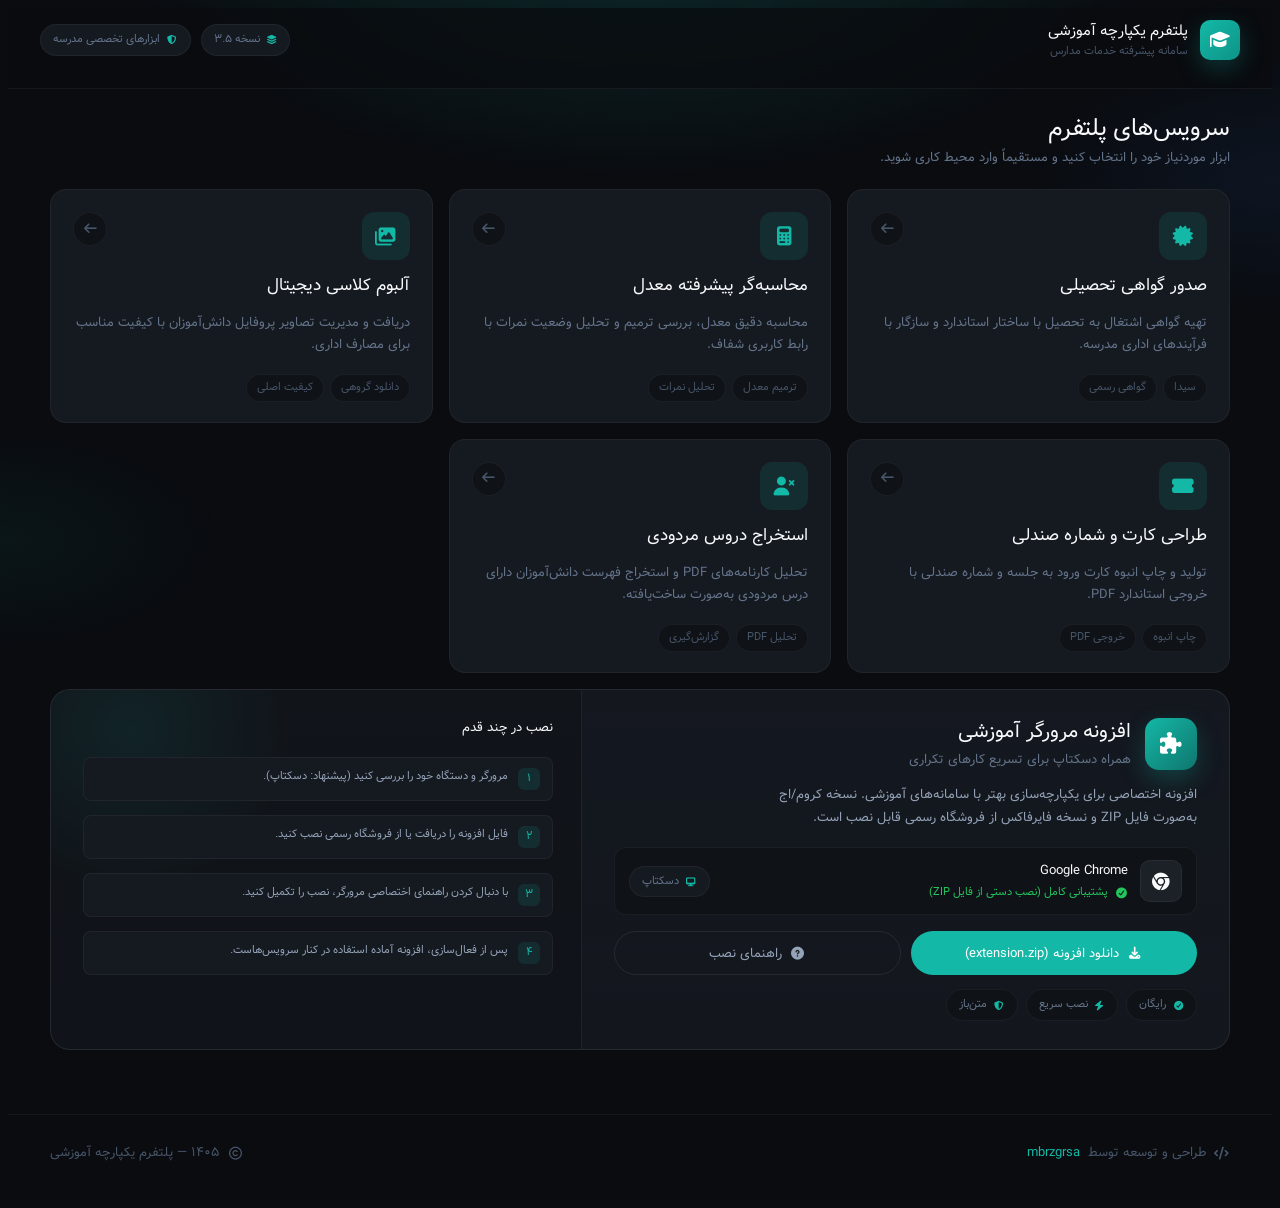
<file: index.html>
<!DOCTYPE html>
<html lang="fa" dir="rtl">
<head>
    <meta charset="UTF-8">
    <meta name="viewport" content="width=device-width, initial-scale=1.0, viewport-fit=cover">
    <meta name="theme-color" content="#0a0c10">
    <meta name="color-scheme" content="dark">
    <title>پلتفرم یکپارچه آموزشی | سامانه پیشرفته خدمات مدارس</title>

    <meta name="description" content="سامانه هوشمند خدمات آموزشی: صدور گواهی تحصیلی، محاسبه‌گر پیشرفته معدل، آلبوم کلاسی دیجیتال، طراحی کارت و شماره صندلی آزمون و استخراج دروس مردودی.">
    <meta name="keywords" content="صدور گواهی, محاسبه معدل, سیدا, آلبوم کلاسی, شماره صندلی آزمون, دروس مردودی, افزونه مرورگر آموزشی">

    <link rel="stylesheet" href="./assets/css/all.min.css">
    <link rel="stylesheet" href="./assets/css/edu-uniform.css">

    <style>
        :root {
            --landing-max: 1180px;
        }

        body {
            background: var(--color-bg-primary);
            color: var(--color-text-secondary);
            min-height: 100vh;
            overflow-x: hidden;
        }

        .page-bg {
            position: fixed;
            inset: 0;
            pointer-events: none;
            z-index: 0;
            background:
                radial-gradient(ellipse 70% 50% at 50% -10%, rgba(20, 184, 166, 0.18), transparent 60%),
                radial-gradient(ellipse 40% 30% at 100% 20%, rgba(59, 130, 246, 0.08), transparent 50%),
                radial-gradient(ellipse 35% 25% at 0% 60%, rgba(20, 184, 166, 0.06), transparent 50%);
        }

        .page-bg::after {
            content: "";
            position: absolute;
            inset: 0;
            background-image: linear-gradient(rgba(255,255,255,0.02) 1px, transparent 1px),
                              linear-gradient(90deg, rgba(255,255,255,0.02) 1px, transparent 1px);
            background-size: 64px 64px;
            mask-image: radial-gradient(ellipse 80% 60% at 50% 0%, #000 30%, transparent 75%);
            -webkit-mask-image: radial-gradient(ellipse 80% 60% at 50% 0%, #000 30%, transparent 75%);
            opacity: 0.35;
        }

        .skip-link {
            position: absolute;
            top: -48px;
            right: 16px;
            background: var(--color-primary);
            color: #fff;
            padding: 10px 16px;
            border-radius: var(--radius-base);
            z-index: 1000;
            text-decoration: none;
            font-weight: 600;
            transition: top var(--transition-fast);
        }
        .skip-link:focus {
            top: 12px;
            outline: none;
        }

        .site-header {
            background: rgba(10, 12, 16, 0.72);
            backdrop-filter: blur(14px);
            -webkit-backdrop-filter: blur(14px);
        }

        .brand {
            display: flex;
            align-items: center;
            gap: 12px;
            text-decoration: none;
            color: inherit;
            min-width: 0;
        }

        .brand-mark {
            width: 40px;
            height: 40px;
            border-radius: 10px;
            display: inline-flex;
            align-items: center;
            justify-content: center;
            background: linear-gradient(135deg, var(--color-primary), #0d9488);
            color: #fff;
            font-size: 1.1rem;
            box-shadow: 0 8px 24px rgba(20, 184, 166, 0.25);
            flex-shrink: 0;
        }

        .brand-copy {
            display: flex;
            flex-direction: column;
            gap: 2px;
            min-width: 0;
        }

        .brand-title {
            font-size: var(--font-base);
            font-weight: 700;
            color: var(--color-text-primary);
            line-height: 1.3;
            white-space: nowrap;
        }

        .brand-subtitle {
            font-size: var(--font-xs);
            color: var(--color-text-muted);
            line-height: 1.3;
        }

        .header-meta {
            display: flex;
            align-items: center;
            gap: 10px;
            flex-wrap: wrap;
        }

        .meta-pill {
            display: inline-flex;
            align-items: center;
            gap: 6px;
            padding: 6px 12px;
            border-radius: var(--radius-pill);
            border: 1px solid var(--color-border-subtle);
            background: var(--color-bg-surface);
            color: var(--color-text-tertiary);
            font-size: var(--font-xs);
            font-weight: 500;
        }

        .meta-pill i { color: var(--color-primary); font-size: 0.85em; }

        .main {
            position: relative;
            z-index: 1;
        }

        .container {
            max-width: var(--landing-max);
            margin: 0 auto;
            padding: 0 24px;
        }

        .hero {
            padding: 72px 0 40px;
            text-align: center;
        }

        .hero-badge {
            display: inline-flex;
            align-items: center;
            gap: 8px;
            padding: 6px 14px;
            border-radius: var(--radius-pill);
            border: 1px solid rgba(20, 184, 166, 0.3);
            background: var(--color-primary-subtle);
            color: var(--color-primary);
            font-size: var(--font-xs);
            font-weight: 600;
            margin-bottom: 20px;
        }

        .hero h1 {
            font-size: clamp(1.9rem, 4vw, 3rem);
            font-weight: 800;
            line-height: 1.25;
            letter-spacing: -0.02em;
            color: var(--color-text-primary);
            margin: 0 auto 16px;
            max-width: 820px;
        }

        .hero h1 .accent {
            background: linear-gradient(135deg, #5eead4, var(--color-primary));
            -webkit-background-clip: text;
            background-clip: text;
            color: transparent;
        }

        .hero-lead {
            font-size: var(--font-md);
            color: var(--color-text-secondary);
            line-height: 1.8;
            max-width: 680px;
            margin: 0 auto 28px;
        }

        .hero-actions {
            display: flex;
            align-items: center;
            justify-content: center;
            gap: 12px;
            flex-wrap: wrap;
            margin-bottom: 36px;
        }

        .hero-actions .btn {
            min-width: 160px;
            text-decoration: none;
        }

        .hero-stats {
            display: grid;
            grid-template-columns: repeat(3, minmax(0, 1fr));
            gap: 12px;
            max-width: 720px;
            margin: 0 auto;
        }

        .stat {
            background: rgba(21, 25, 32, 0.7);
            border: 1px solid var(--color-border-subtle);
            border-radius: var(--radius-lg);
            padding: 14px 16px;
            text-align: center;
            backdrop-filter: blur(6px);
        }

        .stat-value {
            font-size: var(--font-lg);
            font-weight: 700;
            color: var(--color-text-primary);
            display: block;
            margin-bottom: 2px;
        }

        .stat-label {
            font-size: var(--font-xs);
            color: var(--color-text-muted);
        }

        .section {
            padding: 24px 0 64px;
        }

        .section-head {
            display: flex;
            align-items: flex-end;
            justify-content: space-between;
            gap: 16px;
            margin-bottom: 20px;
            flex-wrap: wrap;
        }

        .section-title {
            font-size: var(--font-xl);
            font-weight: 700;
            color: var(--color-text-primary);
            margin: 0 0 4px;
        }

        .section-desc {
            font-size: var(--font-sm);
            color: var(--color-text-tertiary);
            margin: 0;
        }

        .services-grid {
            display: grid;
            grid-template-columns: repeat(12, 1fr);
            gap: 16px;
        }

        .service-card {
            grid-column: span 4;
            position: relative;
            display: flex;
            flex-direction: column;
            gap: 14px;
            padding: 22px 22px 20px;
            background: var(--color-bg-surface);
            border: 1px solid var(--color-border-subtle);
            border-radius: var(--radius-card);
            text-decoration: none;
            color: inherit;
            transition: transform var(--transition-base), border-color var(--transition-base), box-shadow var(--transition-base), background var(--transition-base);
            overflow: hidden;
        }

        .service-card::before {
            content: "";
            position: absolute;
            inset: 0 0 auto 0;
            height: 2px;
            background: linear-gradient(90deg, transparent, var(--color-primary), transparent);
            opacity: 0;
            transition: opacity var(--transition-base);
        }

        .service-card:hover {
            transform: translateY(-3px);
            border-color: rgba(20, 184, 166, 0.35);
            background: var(--color-bg-elevated);
            box-shadow: var(--shadow-lg);
        }

        .service-card:hover::before { opacity: 1; }

        .service-card:focus-visible {
            outline: none;
            box-shadow: 0 0 0 3px var(--color-primary-subtle), var(--shadow-md);
            border-color: var(--color-primary);
        }

        .card-top {
            display: flex;
            align-items: flex-start;
            justify-content: space-between;
            gap: 12px;
        }

        .card-icon {
            width: 48px;
            height: 48px;
            border-radius: 12px;
            display: inline-flex;
            align-items: center;
            justify-content: center;
            font-size: 1.2rem;
            background: var(--color-primary-muted);
            color: var(--color-primary);
            transition: transform var(--transition-base), background var(--transition-base), color var(--transition-base);
            flex-shrink: 0;
        }

        .service-card:hover .card-icon {
            background: var(--color-primary);
            color: #fff;
            transform: scale(1.04);
        }

        .card-arrow {
            width: 32px;
            height: 32px;
            border-radius: 50%;
            display: inline-flex;
            align-items: center;
            justify-content: center;
            color: var(--color-text-muted);
            background: var(--color-bg-secondary);
            border: 1px solid var(--color-border-subtle);
            transition: all var(--transition-base);
            font-size: 0.8rem;
        }

        .service-card:hover .card-arrow {
            color: #fff;
            background: var(--color-primary);
            border-color: var(--color-primary);
            transform: translateX(-2px);
        }

        .card-title {
            font-size: var(--font-md);
            font-weight: 700;
            color: var(--color-text-primary);
            margin: 0;
            line-height: 1.4;
        }

        .card-description {
            font-size: var(--font-sm);
            color: var(--color-text-tertiary);
            line-height: 1.7;
            margin: 0;
        }

        .card-tags {
            display: flex;
            flex-wrap: wrap;
            gap: 6px;
            margin-top: auto;
            padding-top: 4px;
        }

        .tag {
            font-size: 0.7rem;
            padding: 4px 10px;
            border-radius: var(--radius-pill);
            background: var(--color-bg-secondary);
            border: 1px solid var(--color-border-subtle);
            color: var(--color-text-muted);
        }

        .extension-card {
            grid-column: span 12;
            background: linear-gradient(180deg, rgba(21,25,32,0.95), rgba(21,25,32,0.85));
            border: 1px solid var(--color-border-default);
            border-radius: 20px;
            overflow: hidden;
            position: relative;
        }

        .extension-card::after {
            content: "";
            position: absolute;
            top: -120px;
            left: -80px;
            width: 320px;
            height: 320px;
            background: radial-gradient(circle, rgba(20,184,166,0.18), transparent 70%);
            pointer-events: none;
        }

        .extension-inner {
            position: relative;
            z-index: 1;
            display: grid;
            grid-template-columns: 1.1fr 0.9fr;
            gap: 0;
        }

        .extension-main {
            padding: 28px 32px;
            border-left: 1px solid var(--color-border-subtle);
        }

        .extension-side {
            padding: 28px 28px 28px 32px;
            background: rgba(15, 18, 22, 0.5);
            display: flex;
            flex-direction: column;
            gap: 14px;
        }

        .ext-head {
            display: flex;
            align-items: center;
            gap: 14px;
            margin-bottom: 12px;
        }

        .ext-icon {
            width: 52px;
            height: 52px;
            border-radius: 14px;
            display: inline-flex;
            align-items: center;
            justify-content: center;
            font-size: 1.35rem;
            color: #fff;
            background: linear-gradient(135deg, var(--color-primary), #0f766e);
            box-shadow: 0 10px 24px rgba(20,184,166,0.25);
            flex-shrink: 0;
        }

        .ext-title {
            font-size: var(--font-lg);
            font-weight: 700;
            color: var(--color-text-primary);
            margin: 0 0 4px;
        }

        .ext-subtitle {
            font-size: var(--font-sm);
            color: var(--color-text-tertiary);
            margin: 0;
        }

        .ext-desc {
            font-size: var(--font-sm);
            color: var(--color-text-secondary);
            line-height: 1.8;
            margin: 0 0 18px;
            max-width: 60ch;
        }

        .browser-bar {
            display: flex;
            align-items: center;
            justify-content: space-between;
            gap: 12px;
            flex-wrap: wrap;
            padding: 12px 14px;
            border: 1px solid var(--color-border-subtle);
            border-radius: var(--radius-lg);
            background: var(--color-bg-secondary);
            margin-bottom: 16px;
        }

        .browser-left { display: flex; align-items: center; gap: 12px; }
        .browser-icon {
            width: 40px; height: 40px; border-radius: 10px;
            display: inline-flex; align-items: center; justify-content: center;
            background: var(--color-bg-elevated); color: var(--color-text-primary);
            font-size: 1.1rem; border: 1px solid var(--color-border-subtle);
        }
        .browser-name { font-weight: 700; font-size: var(--font-sm); color: var(--color-text-primary); }
        .browser-status { font-size: var(--font-xs); color: var(--color-success); margin-top: 2px; display: flex; align-items: center; gap: 6px; }

        .extension-actions { display: flex; gap: 10px; flex-wrap: wrap; }
        .btn-ext {
            flex: 1 1 220px;
            min-height: 44px;
            border-radius: var(--radius-pill);
            font-family: inherit;
            font-weight: 700;
            font-size: var(--font-sm);
            cursor: pointer;
            border: none;
            display: inline-flex; align-items: center; justify-content: center; gap: 8px;
            transition: all var(--transition-base);
        }
        .btn-ext-primary { background: var(--color-primary); color: #fff; }
        .btn-ext-primary:hover:not(:disabled) { background: var(--color-primary-hover); transform: translateY(-1px); box-shadow: var(--shadow-md); }
        .btn-ext-primary.btn-firefox { background: #ff6b35; }
        .btn-ext-primary.btn-firefox:hover:not(:disabled) { background: #e8471a; }
        .btn-ext-secondary { background: transparent; color: var(--color-text-secondary); border: 1px solid var(--color-border-default); }
        .btn-ext-secondary:hover { border-color: var(--color-primary); color: var(--color-primary); background: var(--color-primary-subtle); }
        .btn-ext:disabled { opacity: 0.55; cursor: not-allowed; transform: none !important; box-shadow: none !important; }
        .btn-ext:focus-visible, .modal-close:focus-visible, .service-card:focus-visible {
            outline: none;
            box-shadow: 0 0 0 3px var(--color-primary-subtle);
        }

        .features-row { display: flex; flex-wrap: wrap; gap: 8px; margin-top: 14px; }
        .feature-pill {
            display: inline-flex; align-items: center; gap: 6px;
            padding: 6px 12px; border-radius: var(--radius-pill);
            font-size: var(--font-xs); color: var(--color-text-tertiary);
            background: var(--color-bg-secondary); border: 1px solid var(--color-border-subtle);
        }
        .feature-pill i { color: var(--color-primary); font-size: 0.85em; }

        .side-title { font-size: var(--font-sm); font-weight: 700; color: var(--color-text-primary); margin: 0 0 4px; }
        .side-step {
            display: flex; gap: 10px; align-items: flex-start;
            padding: 10px 12px; border-radius: var(--radius-base);
            background: var(--color-bg-surface); border: 1px solid var(--color-border-subtle);
            font-size: var(--font-xs); color: var(--color-text-secondary); line-height: 1.6;
        }
        .side-num {
            width: 22px; height: 22px; border-radius: 6px; flex-shrink: 0;
            display: inline-flex; align-items: center; justify-content: center;
            background: var(--color-primary-muted); color: var(--color-primary);
            font-weight: 700; font-size: 0.7rem;
        }

        .warning-mobile {
            display: none;
            margin-top: 12px;
            padding: 12px 14px;
            border-radius: var(--radius-base);
            background: rgba(245, 158, 11, 0.08);
            border: 1px solid rgba(245, 158, 11, 0.28);
            color: var(--color-warning);
            font-size: var(--font-sm);
            align-items: center; gap: 10px;
        }
        .warning-mobile.show { display: flex; }

        .site-footer {
            position: relative; z-index: 1;
            background: transparent;
            border-top: 1px solid var(--color-border-subtle);
            padding: 28px 24px 36px;
        }
        .footer-inner {
            max-width: var(--landing-max); margin: 0 auto;
            display: flex; align-items: center; justify-content: space-between;
            gap: 16px; flex-wrap: wrap;
            font-size: var(--font-sm); color: var(--color-text-muted);
        }
        .footer-inner a { color: var(--color-primary); text-decoration: none; font-weight: 600; }
        .footer-inner a:hover { text-decoration: underline; }
        .footer-note { display: inline-flex; align-items: center; gap: 8px; }

        /* Toast */
        .toast {
            position: fixed; bottom: 24px; left: 24px;
            background: var(--color-bg-elevated);
            border: 1px solid var(--color-border-default);
            border-radius: var(--radius-lg);
            padding: 12px 16px;
            display: flex; align-items: center; gap: 10px;
            z-index: 3000;
            transform: translateY(20px); opacity: 0; pointer-events: none;
            transition: transform var(--transition-base), opacity var(--transition-base);
            box-shadow: var(--shadow-lg);
            font-size: var(--font-sm); color: var(--color-text-primary);
            max-width: min(420px, calc(100vw - 32px));
        }
        .toast.show { transform: translateY(0); opacity: 1; pointer-events: auto; }
        .toast.success { border-right: 3px solid var(--color-success); }
        .toast.error { border-right: 3px solid var(--color-error); }
        .toast.warning { border-right: 3px solid var(--color-warning); }
        .toast i { font-size: 1rem; }
        .toast.success i { color: var(--color-success); }
        .toast.error i { color: var(--color-error); }
        .toast.warning i { color: var(--color-warning); }

        /* Modal */
        .modal-overlay {
            position: fixed; inset: 0;
            background: rgba(0,0,0,0.65);
            backdrop-filter: blur(4px);
            z-index: 2000;
            display: none; align-items: center; justify-content: center;
            padding: 20px;
        }
        .modal-overlay.active { display: flex; animation: fadeIn 0.15s ease; }
        .modal-window {
            background: var(--color-bg-surface);
            border: 1px solid var(--color-border-default);
            border-radius: 18px;
            max-width: 520px; width: 100%;
            padding: 22px 24px 24px;
            box-shadow: var(--shadow-xl);
            animation: slideUp 0.18s ease;
        }
        .modal-header { display: flex; align-items: center; justify-content: space-between; gap: 12px; margin-bottom: 18px; }
        .modal-header h3 { font-size: var(--font-lg); font-weight: 700; color: var(--color-text-primary); margin: 0; display: flex; align-items: center; gap: 10px; }
        .modal-header h3 i { color: var(--color-primary); }
        .modal-close {
            width: 36px; height: 36px; border-radius: 10px; border: 1px solid var(--color-border-subtle);
            background: var(--color-bg-elevated); color: var(--color-text-secondary);
            font-size: 1.4rem; line-height: 1; cursor: pointer;
            display: inline-flex; align-items: center; justify-content: center;
            transition: all var(--transition-fast);
        }
        .modal-close:hover { color: var(--color-text-primary); border-color: var(--color-border-default); }
        .step-item {
            display: flex; align-items: flex-start; gap: 12px;
            padding: 12px 14px; margin-bottom: 10px;
            background: var(--color-bg-elevated); border: 1px solid var(--color-border-subtle);
            border-radius: var(--radius-base); font-size: var(--font-sm); color: var(--color-text-secondary); line-height: 1.7;
        }
        .step-num {
            width: 26px; height: 26px; border-radius: 8px; flex-shrink: 0;
            display: inline-flex; align-items: center; justify-content: center;
            background: var(--color-primary); color: #fff; font-weight: 700; font-size: var(--font-xs);
        }
        .modal-actions { margin-top: 16px; display: flex; }
        .modal-actions .btn-ext { flex: 1; }
        .mobile-help-message {
            background: rgba(245,158,11,0.08); border: 1px solid rgba(245,158,11,0.28);
            border-radius: var(--radius-base); padding: 18px; text-align: center;
            color: var(--color-warning); font-size: var(--font-sm); line-height: 1.8;
        }

        .reveal { opacity: 0; transform: translateY(14px); animation: revealUp 0.5s cubic-bezier(0.2, 0.8, 0.2, 1) forwards; }
        @keyframes revealUp { to { opacity: 1; transform: translateY(0); } }
        @keyframes slideUp { from { opacity: 0; transform: translateY(8px); } to { opacity: 1; transform: translateY(0); } }
        @keyframes fadeIn { from { opacity: 0; } to { opacity: 1; } }

        @media (prefers-reduced-motion: reduce) {
            .reveal { animation: none; opacity: 1; transform: none; }
            *, *::before, *::after { transition-duration: 0.01ms !important; animation-duration: 0.01ms !important; }
        }

        @media (max-width: 1024px) {
            .service-card { grid-column: span 6; }
            .extension-inner { grid-template-columns: 1fr; }
            .extension-main { border-left: none; border-bottom: 1px solid var(--color-border-subtle); }
            .extension-side { padding: 24px 32px 28px; }
        }

        @media (max-width: 720px) {
            .container { padding: 0 16px; }
            .hero { padding: 48px 0 28px; }
            .hero-stats { grid-template-columns: 1fr; max-width: 420px; }
            .services-grid { gap: 12px; }
            .service-card { grid-column: span 12; padding: 18px; }
            .extension-main, .extension-side { padding: 20px 18px; }
            .header-meta .meta-pill.hide-sm { display: none; }
            .brand-subtitle { display: none; }
            .toast { left: 16px; right: 16px; bottom: 16px; max-width: none; }
        }
    </style>
</head>
<body>
    <a href="#main-content" class="skip-link">رفتن به محتوای اصلی</a>
    <div class="page-bg" aria-hidden="true"></div>

    <header class="site-header">
        <div class="header-container">
            <a class="brand" href="./" aria-label="صفحه اصلی پلتفرم یکپارچه آموزشی">
                <span class="brand-mark"><i class="fas fa-graduation-cap" aria-hidden="true"></i></span>
                <span class="brand-copy">
                    <span class="brand-title">پلتفرم یکپارچه آموزشی</span>
                    <span class="brand-subtitle">سامانه پیشرفته خدمات مدارس</span>
                </span>
            </a>
            <div class="header-meta">
                <span class="meta-pill"><i class="fas fa-layer-group" aria-hidden="true"></i> نسخه ۳.۵</span>
                <span class="meta-pill hide-sm"><i class="fas fa-shield-halved" aria-hidden="true"></i> ابزارهای تخصصی مدرسه</span>
            </div>
        </div>
    </header>

    <main id="main-content" class="main">
        <div class="container">
            <!-- <section class="hero" aria-labelledby="hero-title">
                <div class="hero-badge reveal" style="animation-delay:0.02s"><i class="fas fa-sparkles" aria-hidden="true"></i> مجموعه ابزارهای هوشمند آموزشی</div>
                <h1 id="hero-title" class="reveal" style="animation-delay:0.06s">مدیریت امور آموزشی، <span class="accent">سریع‌تر و دقیق‌تر</span></h1>
                <p class="hero-lead reveal" style="animation-delay:0.1s">دسترسی یکپارچه به ابزارهای صدور گواهی، محاسبه معدل، مدیریت تصاویر کلاسی، طراحی کارت آزمون و تحلیل کارنامه‌ها؛ طراحی‌شده برای کاهش خطا و صرفه‌جویی در زمان مدارس.</p>
                <div class="hero-actions reveal" style="animation-delay:0.14s">
                    <a href="#services" class="btn btn-primary btn-lg"><i class="fas fa-grid-2" aria-hidden="true"></i> مشاهده سرویس‌ها</a>
                    <a href="#extension" class="btn btn-outline btn-lg"><i class="fas fa-puzzle-piece" aria-hidden="true"></i> افزونه مرورگر</a>
                </div>
                <div class="hero-stats reveal" style="animation-delay:0.18s" aria-label="ویژگی‌های کلیدی">
                    <div class="stat"><span class="stat-value">۵+</span><span class="stat-label">سرویس تخصصی آماده</span></div>
                    <div class="stat"><span class="stat-value">فارسی</span><span class="stat-label">رابط کاربری راست‌به‌چپ</span></div>
                    <div class="stat"><span class="stat-value">سریع</span><span class="stat-label">دسترسی مستقیم و ساده</span></div>
                </div>
            </section> -->

            <section id="services" class="section" aria-labelledby="services-title">
                <div class="section-head">
                    <div>
                        <h2 id="services-title" class="section-title">سرویس‌های پلتفرم</h2>
                        <p class="section-desc">ابزار موردنیاز خود را انتخاب کنید و مستقیماً وارد محیط کاری شوید.</p>
                    </div>
                </div>

                <div class="services-grid">
                    <a href="./certificate" class="service-card reveal" style="animation-delay:0.05s">
                        <div class="card-top">
                            <div class="card-icon"><i class="fas fa-certificate" aria-hidden="true"></i></div>
                            <span class="card-arrow" aria-hidden="true"><i class="fas fa-arrow-left"></i></span>
                        </div>
                        <h3 class="card-title">صدور گواهی تحصیلی</h3>
                        <p class="card-description">تهیه گواهی اشتغال به تحصیل با ساختار استاندارد و سازگار با فرآیندهای اداری مدرسه.</p>
                        <div class="card-tags"><span class="tag">سیدا</span><span class="tag">گواهی رسمی</span></div>
                    </a>

                    <a href="./gpa-calculator" class="service-card reveal" style="animation-delay:0.09s">
                        <div class="card-top">
                            <div class="card-icon"><i class="fas fa-calculator" aria-hidden="true"></i></div>
                            <span class="card-arrow" aria-hidden="true"><i class="fas fa-arrow-left"></i></span>
                        </div>
                        <h3 class="card-title">محاسبه‌گر پیشرفته معدل</h3>
                        <p class="card-description">محاسبه دقیق معدل، بررسی ترمیم و تحلیل وضعیت نمرات با رابط کاربری شفاف.</p>
                        <div class="card-tags"><span class="tag">ترمیم معدل</span><span class="tag">تحلیل نمرات</span></div>
                    </a>

                    <a href="./profile-downloader" class="service-card reveal" style="animation-delay:0.13s">
                        <div class="card-top">
                            <div class="card-icon"><i class="fas fa-images" aria-hidden="true"></i></div>
                            <span class="card-arrow" aria-hidden="true"><i class="fas fa-arrow-left"></i></span>
                        </div>
                        <h3 class="card-title">آلبوم کلاسی دیجیتال</h3>
                        <p class="card-description">دریافت و مدیریت تصاویر پروفایل دانش‌آموزان با کیفیت مناسب برای مصارف اداری.</p>
                        <div class="card-tags"><span class="tag">دانلود گروهی</span><span class="tag">کیفیت اصلی</span></div>
                    </a>

                    <a href="./seat-number/" class="service-card reveal" style="animation-delay:0.17s">
                        <div class="card-top">
                            <div class="card-icon"><i class="fas fa-ticket-alt" aria-hidden="true"></i></div>
                            <span class="card-arrow" aria-hidden="true"><i class="fas fa-arrow-left"></i></span>
                        </div>
                        <h3 class="card-title">طراحی کارت و شماره صندلی</h3>
                        <p class="card-description">تولید و چاپ انبوه کارت ورود به جلسه و شماره صندلی با خروجی استاندارد PDF.</p>
                        <div class="card-tags"><span class="tag">چاپ انبوه</span><span class="tag">خروجی PDF</span></div>
                    </a>

                    <a href="./failedstudents/" class="service-card reveal" style="animation-delay:0.21s">
                        <div class="card-top">
                            <div class="card-icon"><i class="fas fa-user-xmark" aria-hidden="true"></i></div>
                            <span class="card-arrow" aria-hidden="true"><i class="fas fa-arrow-left"></i></span>
                        </div>
                        <h3 class="card-title">استخراج دروس مردودی</h3>
                        <p class="card-description">تحلیل کارنامه‌های PDF و استخراج فهرست دانش‌آموزان دارای درس مردودی به‌صورت ساخت‌یافته.</p>
                        <div class="card-tags"><span class="tag">تحلیل PDF</span><span class="tag">گزارش‌گیری</span></div>
                    </a>

                    <article id="extension" class="extension-card reveal" style="animation-delay:0.25s" aria-labelledby="extension-title">
                        <div class="extension-inner">
                            <div class="extension-main">
                                <div class="ext-head">
                                    <div class="ext-icon"><i class="fas fa-puzzle-piece" aria-hidden="true"></i></div>
                                    <div>
                                        <h3 id="extension-title" class="ext-title">افزونه مرورگر آموزشی</h3>
                                        <p class="ext-subtitle">همراه دسکتاپ برای تسریع کارهای تکراری</p>
                                    </div>
                                </div>
                                <p class="ext-desc">افزونه اختصاصی برای یکپارچه‌سازی بهتر با سامانه‌های آموزشی. نسخه کروم/اج به‌صورت فایل ZIP و نسخه فایرفاکس از فروشگاه رسمی قابل نصب است.</p>

                                <div class="browser-bar" aria-live="polite">
                                    <div class="browser-left">
                                        <div class="browser-icon" id="browserDynamicIcon"><i class="fab fa-chrome" aria-hidden="true"></i></div>
                                        <div>
                                            <div class="browser-name" id="dynamicBrowserName">Google Chrome</div>
                                            <div class="browser-status" id="browserStatusText"><i class="fas fa-check-circle" aria-hidden="true"></i> در حال بررسی سازگاری...</div>
                                        </div>
                                    </div>
                                    <div class="meta-pill" id="dynamicDeviceTag"><i class="fas fa-desktop" aria-hidden="true"></i> <span id="deviceLabel">دسکتاپ</span></div>
                                </div>

                                <div class="extension-actions">
                                    <button id="smartDownloadBtn" type="button" class="btn-ext btn-ext-primary">
                                        <i class="fas fa-download" aria-hidden="true"></i>
                                        <span class="btn-text">دانلود افزونه (extension.zip)</span>
                                    </button>
                                    <button id="helpModalBtn" type="button" class="btn-ext btn-ext-secondary">
                                        <i class="fas fa-circle-question" aria-hidden="true"></i>
                                        راهنمای نصب
                                    </button>
                                </div>

                                <div id="mobileWarningMsg" class="warning-mobile" role="status">
                                    <i class="fas fa-triangle-exclamation" aria-hidden="true"></i>
                                    <span>افزونه مرورگر فقط روی نسخه دسکتاپ مرورگرها قابل نصب و استفاده است.</span>
                                </div>

                                <div class="features-row" id="featuresRow" aria-label="ویژگی‌های افزونه">
                                    <span class="feature-pill"><i class="fas fa-check-circle" aria-hidden="true"></i> رایگان</span>
                                    <span class="feature-pill"><i class="fas fa-bolt" aria-hidden="true"></i> نصب سریع</span>
                                    <span class="feature-pill"><i class="fas fa-shield-alt" aria-hidden="true"></i> متن‌باز</span>
                                </div>
                            </div>

                            <aside class="extension-side" aria-label="خلاصه مراحل نصب">
                                <p class="side-title">نصب در چند قدم</p>
                                <div class="side-step"><span class="side-num">۱</span><span>مرورگر و دستگاه خود را بررسی کنید (پیشنهاد: دسکتاپ).</span></div>
                                <div class="side-step"><span class="side-num">۲</span><span>فایل افزونه را دریافت یا از فروشگاه رسمی نصب کنید.</span></div>
                                <div class="side-step"><span class="side-num">۳</span><span>با دنبال کردن راهنمای اختصاصی مرورگر، نصب را تکمیل کنید.</span></div>
                                <div class="side-step"><span class="side-num">۴</span><span>پس از فعال‌سازی، افزونه آماده استفاده در کنار سرویس‌هاست.</span></div>
                            </aside>
                        </div>
                    </article>
                </div>
            </section>
        </div>
    </main>

    <footer class="site-footer">
        <div class="footer-inner">
            <div class="footer-note"><i class="fas fa-code" aria-hidden="true"></i> طراحی و توسعه توسط <a href="https://t.me/mbrzgrsa" target="_blank" rel="noopener noreferrer">mbrzgrsa</a></div>
            <div class="footer-note"><i class="far fa-copyright" aria-hidden="true"></i> ۱۴۰۵ — پلتفرم یکپارچه آموزشی</div>
        </div>
    </footer>

    <div id="modalOverlay" class="modal-overlay" aria-hidden="true">
        <div class="modal-window" role="dialog" aria-modal="true" aria-labelledby="modalTitle">
            <div class="modal-header">
                <h3 id="modalTitle"><i class="fas fa-screwdriver-wrench" aria-hidden="true"></i> راهنمای نصب افزونه</h3>
                <button type="button" class="modal-close" id="closeModalBtn" aria-label="بستن پنجره">&times;</button>
            </div>
            <div id="modalStepsContainer"></div>
            <div class="modal-actions">
                <button type="button" id="modalGotItBtn" class="btn-ext btn-ext-secondary">متوجه شدم</button>
            </div>
        </div>
    </div>

    <div id="toast" class="toast" role="status" aria-live="polite" aria-atomic="true">
        <i class="fas fa-check-circle" id="toastIcon" aria-hidden="true"></i>
        <span id="toastMessage"></span>
    </div>

    <script>
        (function () {
            const toast = document.getElementById('toast');
            const toastIcon = document.getElementById('toastIcon');
            const toastMessage = document.getElementById('toastMessage');
            let toastTimer;

            function showToast(message, type = 'success') {
                if (!toast || !toastIcon || !toastMessage) return;
                clearTimeout(toastTimer);
                toast.classList.remove('show', 'success', 'error', 'warning');
                toastIcon.className = 'fas ' + (type === 'error' ? 'fa-circle-exclamation' : type === 'warning' ? 'fa-triangle-exclamation' : 'fa-circle-check');
                toast.classList.add(type);
                toastMessage.textContent = message;
                requestAnimationFrame(() => toast.classList.add('show'));
                toastTimer = setTimeout(() => toast.classList.remove('show'), 3800);
            }

            const ua = navigator.userAgent;
            let browserName = 'سایر مرورگرها';
            let browserIcon = 'fa-globe';
            let isFirefox = false;
            let isChromium = false;
            let extensionsPage = 'chrome://extensions';

            if (ua.indexOf('Firefox') > -1 && ua.indexOf('Seamonkey') === -1) {
                browserName = 'Mozilla Firefox';
                browserIcon = 'fa-firefox-browser';
                isFirefox = true;
            } else if (ua.indexOf('Edg') > -1) {
                browserName = 'Microsoft Edge';
                browserIcon = 'fa-edge';
                isChromium = true;
                extensionsPage = 'edge://extensions';
            } else if (ua.indexOf('OPR') > -1 || ua.indexOf('Opera') > -1) {
                browserName = 'Opera';
                browserIcon = 'fa-opera';
                isChromium = true;
                extensionsPage = 'opera://extensions';
            } else if (ua.indexOf('Brave') > -1 || (navigator.brave && typeof navigator.brave.isBrave === 'function')) {
                browserName = 'Brave';
                browserIcon = 'fa-brave';
                isChromium = true;
                extensionsPage = 'brave://extensions';
            } else if (ua.indexOf('Chrome') > -1 && ua.indexOf('Safari') > -1) {
                browserName = 'Google Chrome';
                browserIcon = 'fa-chrome';
                isChromium = true;
                extensionsPage = 'chrome://extensions';
            } else if (ua.indexOf('Safari') > -1 && ua.indexOf('Chrome') === -1) {
                browserName = 'Safari';
                browserIcon = 'fa-safari';
            }

            const firefoxAddonUrl = 'https://addons.mozilla.org/en-US/firefox/addon/educational-tool-sida/';
            const isMobile = /Android|webOS|iPhone|iPod|BlackBerry|IEMobile|Opera Mini/i.test(ua);
            const isTablet = /iPad|Android(?!.*Mobile)|Tablet/i.test(ua);
            const isMobileOrTablet = isMobile || isTablet;

            const browserIconElem = document.getElementById('browserDynamicIcon');
            const browserNameSpan = document.getElementById('dynamicBrowserName');
            const browserStatusSpan = document.getElementById('browserStatusText');
            const deviceLabel = document.getElementById('deviceLabel');
            const deviceTag = document.getElementById('dynamicDeviceTag');
            const warningDiv = document.getElementById('mobileWarningMsg');
            const downloadBtn = document.getElementById('smartDownloadBtn');
            const btnTextSpan = downloadBtn ? downloadBtn.querySelector('.btn-text') : null;
            const featuresRow = document.getElementById('featuresRow');

            if (browserIconElem) browserIconElem.innerHTML = `<i class="fab ${browserIcon}" aria-hidden="true"></i>`;
            if (browserNameSpan) browserNameSpan.textContent = browserName;
            if (deviceLabel) deviceLabel.textContent = isTablet ? 'تبلت' : (isMobile ? 'موبایل' : 'دسکتاپ');
            if (deviceTag) {
                const icon = deviceTag.querySelector('i');
                if (icon) icon.className = 'fas ' + (isTablet ? 'fa-tablet-screen-button' : (isMobile ? 'fa-mobile-screen-button' : 'fa-desktop'));
            }

            if (browserStatusSpan) {
                if (isFirefox) {
                    browserStatusSpan.innerHTML = '<i class="fas fa-check-circle" aria-hidden="true"></i> قابل نصب از فروشگاه رسمی فایرفاکس';
                } else if (isChromium) {
                    browserStatusSpan.innerHTML = '<i class="fas fa-check-circle" aria-hidden="true"></i> پشتیبانی کامل (نصب دستی از فایل ZIP)';
                } else if (browserName === 'Safari') {
                    browserStatusSpan.innerHTML = '<i class="fas fa-circle-info" aria-hidden="true"></i> افزونه کرومیوم/فایرفاکس در سافاری پشتیبانی نمی‌شود';
                } else {
                    browserStatusSpan.innerHTML = '<i class="fas fa-circle-info" aria-hidden="true"></i> سازگاری ممکن است محدود باشد';
                }
            }

            if (isFirefox) {
                if (downloadBtn) downloadBtn.classList.add('btn-firefox');
                if (btnTextSpan) btnTextSpan.textContent = 'نصب افزونه از فایرفاکس';
                if (featuresRow) {
                    featuresRow.innerHTML = `
                        <span class="feature-pill"><i class="fas fa-check-circle" aria-hidden="true"></i> رایگان</span>
                        <span class="feature-pill"><i class="fas fa-store" aria-hidden="true"></i> نصب از فروشگاه</span>
                        <span class="feature-pill"><i class="fas fa-shield-alt" aria-hidden="true"></i> متن‌باز</span>
                    `;
                }
            }

            function setModalContent() {
                const container = document.getElementById('modalStepsContainer');
                const title = document.getElementById('modalTitle');
                if (!container || !title) return;

                if (isMobileOrTablet) {
                    title.innerHTML = '<i class="fas fa-mobile-screen-button" aria-hidden="true"></i> نصب افزونه روی موبایل/تبلت';
                    container.innerHTML = `
                        <div class="mobile-help-message">
                            <i class="fas fa-circle-info" style="font-size:1.5rem; display:block; margin-bottom:10px;" aria-hidden="true"></i>
                            <strong>افزونه‌ها فقط در نسخه دسکتاپ مرورگرها قابل نصب هستند.</strong><br><br>
                            برای نصب، لطفاً از طریق رایانه (ویندوز، مک یا لینوکس) به این صفحه مراجعه کنید.
                        </div>`;
                    return;
                }

                if (isFirefox) {
                    title.innerHTML = '<i class="fab fa-firefox-browser" aria-hidden="true"></i> نصب افزونه در فایرفاکس';
                    container.innerHTML = `
                        <div class="step-item"><span class="step-num">۱</span><span>روی دکمه <strong>«نصب افزونه از فایرفاکس»</strong> کلیک کنید.</span></div>
                        <div class="step-item"><span class="step-num">۲</span><span>در صفحه فروشگاه روی <strong>Add to Firefox</strong> کلیک کنید.</span></div>
                        <div class="step-item"><span class="step-num">۳</span><span>در پنجره تأیید، گزینه <strong>Add</strong> را انتخاب کنید.</span></div>
                        <div class="step-item"><span class="step-num">۴</span><span>پس از نصب، آیکون افزونه در نوار ابزار فایرفاکس فعال می‌شود.</span></div>`;
                    return;
                }

                title.innerHTML = '<i class="fas fa-screwdriver-wrench" aria-hidden="true"></i> نصب افزونه در دسکتاپ';
                container.innerHTML = `
                    <div class="step-item"><span class="step-num">۱</span><span>فایل <strong>extension.zip</strong> را دانلود کنید.</span></div>
                    <div class="step-item"><span class="step-num">۲</span><span>فایل ZIP را Extract (از حالت فشرده خارج) کنید.</span></div>
                    <div class="step-item"><span class="step-num">۳</span><span>در مرورگر آدرس <strong>${extensionsPage}</strong> را باز کنید.</span></div>
                    <div class="step-item"><span class="step-num">۴</span><span>گزینه <strong>Developer mode</strong> را فعال کنید.</span></div>
                    <div class="step-item"><span class="step-num">۵</span><span>روی <strong>Load unpacked</strong> کلیک و پوشه Extract‌شده را انتخاب کنید.</span></div>`;
            }

            function installFirefoxAddon() {
                window.open(firefoxAddonUrl, '_blank', 'noopener');
                showToast('صفحه افزونه در فایرفاکس باز شد. روی «Add to Firefox» کلیک کنید.', 'success');
            }

            async function downloadExtension() {
                if (!downloadBtn) return;
                const zipUrl = './extension.zip';
                const originalHTML = downloadBtn.innerHTML;
                downloadBtn.disabled = true;
                downloadBtn.innerHTML = '<i class="fas fa-spinner fa-spin" aria-hidden="true"></i><span>در حال بررسی فایل...</span>';

                try {
                    const head = await fetch(zipUrl, { method: 'HEAD' });
                    if (!head.ok) throw new Error('not-found');
                    downloadBtn.innerHTML = '<i class="fas fa-spinner fa-spin" aria-hidden="true"></i><span>در حال دانلود...</span>';
                    const res = await fetch(zipUrl);
                    if (!res.ok) throw new Error('download-failed');
                    const blob = await res.blob();
                    const url = URL.createObjectURL(blob);
                    const a = document.createElement('a');
                    a.href = url;
                    a.download = 'extension.zip';
                    document.body.appendChild(a);
                    a.click();
                    a.remove();
                    URL.revokeObjectURL(url);
                    showToast('دانلود افزونه آغاز شد. فایل را Extract کرده و طبق راهنما نصب کنید.', 'success');
                } catch (e) {
                    showToast('فایل extension.zip در دسترس نیست یا دانلود با خطا مواجه شد.', 'error');
                } finally {
                    downloadBtn.innerHTML = originalHTML;
                    downloadBtn.disabled = isMobileOrTablet;
                }
            }

            if (downloadBtn) {
                if (isMobileOrTablet) {
                    downloadBtn.disabled = true;
                    if (warningDiv) warningDiv.classList.add('show');
                    downloadBtn.addEventListener('click', (e) => {
                        e.preventDefault();
                        showToast('افزونه فقط روی مرورگر دسکتاپ قابل نصب است.', 'warning');
                    });
                } else {
                    downloadBtn.addEventListener('click', (e) => {
                        e.preventDefault();
                        if (isFirefox) installFirefoxAddon();
                        else downloadExtension();
                    });
                }
            }

            setModalContent();

            const modalOverlay = document.getElementById('modalOverlay');
            const helpModalBtn = document.getElementById('helpModalBtn');
            const closeModalBtn = document.getElementById('closeModalBtn');
            const modalGotItBtn = document.getElementById('modalGotItBtn');
            let lastFocused = null;

            function openModal() {
                if (!modalOverlay) return;
                lastFocused = document.activeElement;
                modalOverlay.classList.add('active');
                modalOverlay.setAttribute('aria-hidden', 'false');
                document.body.style.overflow = 'hidden';
                if (closeModalBtn) closeModalBtn.focus();
            }

            function closeModal() {
                if (!modalOverlay) return;
                modalOverlay.classList.remove('active');
                modalOverlay.setAttribute('aria-hidden', 'true');
                document.body.style.overflow = '';
                if (lastFocused && typeof lastFocused.focus === 'function') lastFocused.focus();
            }

            if (helpModalBtn) helpModalBtn.addEventListener('click', openModal);
            if (closeModalBtn) closeModalBtn.addEventListener('click', closeModal);
            if (modalGotItBtn) modalGotItBtn.addEventListener('click', closeModal);
            if (modalOverlay) {
                modalOverlay.addEventListener('click', (e) => { if (e.target === modalOverlay) closeModal(); });
            }
            document.addEventListener('keydown', (e) => {
                if (e.key === 'Escape' && modalOverlay && modalOverlay.classList.contains('active')) closeModal();
            });
        })();
    </script>
    <script src="./assets/js/edu-uniform.js"></script>
</body>
</html>
</file>
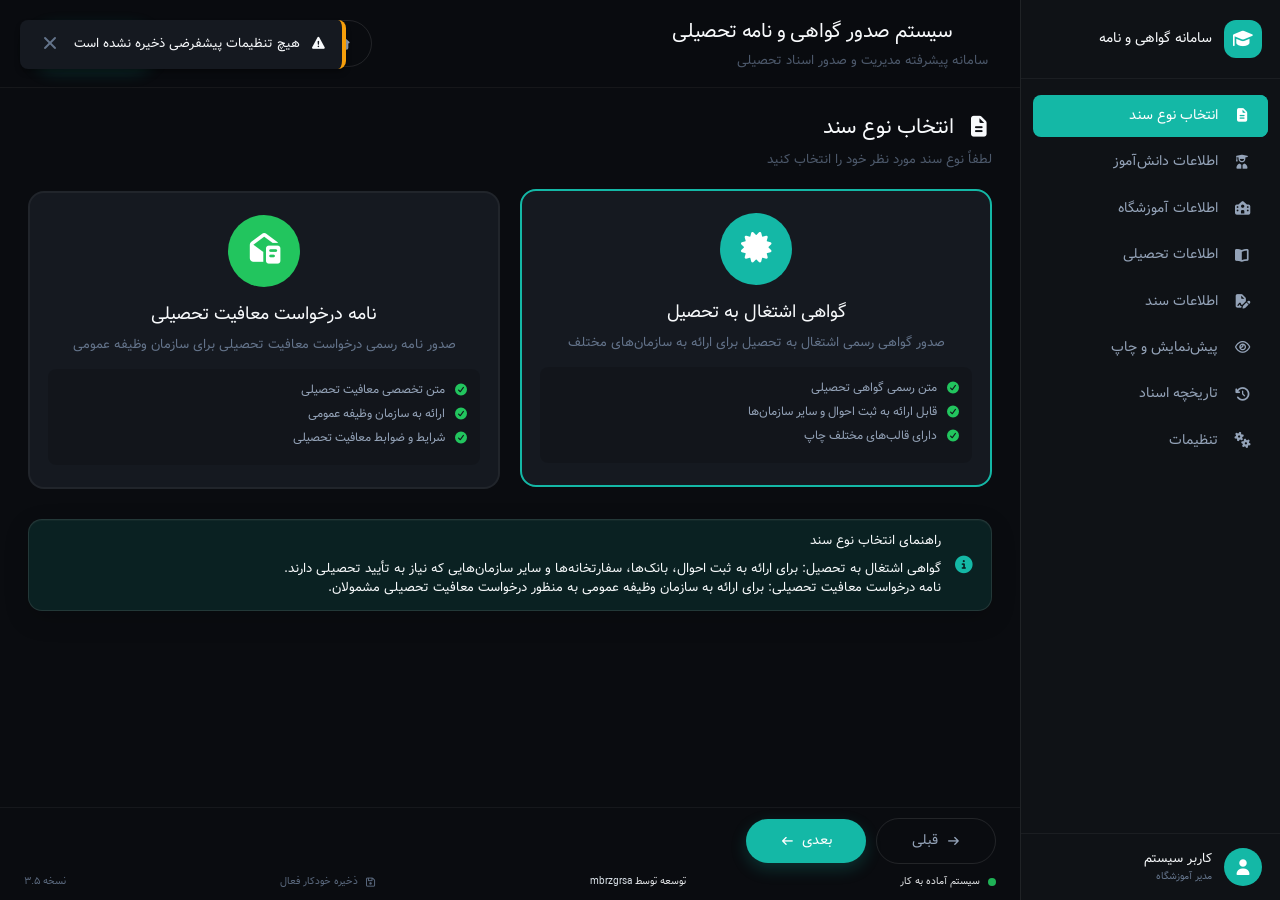
<file: certificate/index.html>
<!DOCTYPE html>
<html dir="rtl" lang="fa">
<head>
    <meta charset="utf-8">
    <meta name="viewport" content="width=device-width, initial-scale=1.0, user-scalable=yes, viewport-fit=cover">
    <meta name="theme-color" content="#0b0e14">
    <title>سیستم صدور گواهی و نامه تحصیلی | Professional Certificate System</title>
    <link rel="stylesheet" href="./assets/css/popup.css">
    <link rel="stylesheet" href="./assets/css/all.min.css">
    <link rel="stylesheet" href="./assets/css/persian-datepicker.min.css"/>
    <link rel="stylesheet" href="./assets/css/edu-uniform.css"/>
    <link rel="stylesheet" href="../assets/css/edu-pages-pro.css">
    <script src="./assets/js/xlsx.full.min.js"></script>
</head>
<body>
    <!-- هدر موبایل (فقط در موبایل نمایش داده می‌شود) -->
    <div class="mobile-header" id="mobileHeader">
        <button class="mobile-menu-btn" id="mobileMenuBtn">
            <i class="fas fa-bars"></i>
        </button>
        <div class="mobile-logo">
            <i class="fas fa-graduation-cap"></i>
            <span>سامانه گواهی و نامه</span>
        </div>
        <div class="mobile-header-spacer"></div>
    </div>
    
    <!-- ماسک overlay برای بستن منو در موبایل -->
    <div class="sidebar-overlay" id="sidebarOverlay"></div>
    
    <div class="app-container">
        <!-- نوار کناری -->
        <div class="sidebar" id="sidebar">
            <div class="sidebar-header">
                <div class="logo">
                    <div class="logo-icon">
                        <i class="fas fa-graduation-cap"></i>
                    </div>
                    <span>سامانه گواهی و نامه</span>
                </div>
                <button class="sidebar-close-btn" id="sidebarCloseBtn">
                    <i class="fas fa-times"></i>
                </button>
            </div>
            
            <nav class="sidebar-nav">
                <a href="#" class="nav-item active" data-tab="document-type">
                    <i class="fas fa-file-alt"></i>
                    <span>انتخاب نوع سند</span>
                </a>
                <a href="#" class="nav-item" data-tab="student-info">
                    <i class="fas fa-user-graduate"></i>
                    <span>اطلاعات دانش‌آموز</span>
                </a>
                <a href="#" class="nav-item" data-tab="school-info">
                    <i class="fas fa-school"></i>
                    <span>اطلاعات آموزشگاه</span>
                </a>
                <a href="#" class="nav-item" data-tab="academic-info">
                    <i class="fas fa-book-open"></i>
                    <span>اطلاعات تحصیلی</span>
                </a>
                <a href="#" class="nav-item" data-tab="document-info">
                    <i class="fas fa-file-signature"></i>
                    <span>اطلاعات سند</span>
                </a>
                <a href="#" class="nav-item conditional" data-tab="military-info" id="militaryInfoTab" style="display: none;">
                    <i class="fas fa-shield-alt"></i>
                    <span>اطلاعات نظام وظیفه</span>
                </a>
                <a href="#" class="nav-item" data-tab="preview">
                    <i class="fas fa-eye"></i>
                    <span>پیش‌نمایش و چاپ</span>
                </a>
                <a href="#" class="nav-item" data-tab="certificate-history">
                    <i class="fas fa-history"></i>
                    <span>تاریخچه اسناد</span>
                </a>
                <a href="#" class="nav-item" data-tab="settings">
                    <i class="fas fa-cogs"></i>
                    <span>تنظیمات</span>
                </a>
            </nav>
            
            <div class="sidebar-footer">
                <div class="user-profile">
                    <div class="avatar">
                        <i class="fas fa-user"></i>
                    </div>
                    <div class="user-info">
                        <div class="username">کاربر سیستم</div>
                        <div class="role">مدیر آموزشگاه</div>
                    </div>
                </div>
            </div>
        </div>

        <!-- محتوای اصلی -->
        <div class="main-content">
            <!-- هدر -->
            <header class="content-header">
                <div class="header-title">
                    <h1>
                        <i class="fas fa-file-certificate"></i>
                        سیستم صدور گواهی و نامه تحصیلی
                    </h1>
                    <p>سامانه پیشرفته مدیریت و صدور اسناد تحصیلی</p>
                </div>
                <div class="header-actions">
                    <button class="btn btn-outline" id="homeBtn">
                        <i class="fas fa-home"></i>
                        خانه
                    </button>
                    <button class="btn btn-outline" id="helpBtn">
                        <i class="fas fa-question-circle"></i>
                        راهنما
                    </button>
                    <button class="btn btn-primary" id="newCertificateBtn">
                        <i class="fas fa-file-circle-plus"></i>
                        سند جدید
                    </button>
                </div>
            </header>

            <!-- محتوای تب‌ها -->
            <div class="content-area">
                <!-- تب انتخاب نوع سند -->
                <div class="tab-content active" id="document-type">
                    <div class="tab-header">
                        <h2>
                            <i class="fas fa-file-alt"></i>
                            انتخاب نوع سند
                        </h2>
                        <p>لطفاً نوع سند مورد نظر خود را انتخاب کنید</p>
                    </div>
                    
                    <div class="document-type-selection">
                        <div class="document-type-cards">
                            <div class="document-type-card active" data-document-type="certificate">
                                <div class="document-icon">
                                    <i class="fas fa-certificate"></i>
                                </div>
                                <h3>گواهی اشتغال به تحصیل</h3>
                                <p>صدور گواهی رسمی اشتغال به تحصیل برای ارائه به سازمان‌های مختلف</p>
                                <div class="document-features">
                                    <div class="feature">
                                        <i class="fas fa-check-circle"></i>
                                        <span>متن رسمی گواهی تحصیلی</span>
                                    </div>
                                    <div class="feature">
                                        <i class="fas fa-check-circle"></i>
                                        <span>قابل ارائه به ثبت احوال و سایر سازمان‌ها</span>
                                    </div>
                                    <div class="feature">
                                        <i class="fas fa-check-circle"></i>
                                        <span>دارای قالب‌های مختلف چاپ</span>
                                    </div>
                                </div>
                            </div>
                            
                            <div class="document-type-card" data-document-type="letter">
                                <div class="document-icon">
                                    <i class="fas fa-envelope-open-text"></i>
                                </div>
                                <h3>نامه درخواست معافیت تحصیلی</h3>
                                <p>صدور نامه رسمی درخواست معافیت تحصیلی برای سازمان وظیفه عمومی</p>
                                <div class="document-features">
                                    <div class="feature">
                                        <i class="fas fa-check-circle"></i>
                                        <span>متن تخصصی معافیت تحصیلی</span>
                                    </div>
                                    <div class="feature">
                                        <i class="fas fa-check-circle"></i>
                                        <span>ارائه به سازمان وظیفه عمومی</span>
                                    </div>
                                    <div class="feature">
                                        <i class="fas fa-check-circle"></i>
                                        <span>شرایط و ضوابط معافیت تحصیلی</span>
                                    </div>
                                </div>
                            </div>
                        </div>
                        
                        <div class="info-card" style="margin-top: 30px;">
                            <i class="fas fa-info-circle"></i>
                            <div>
                                <strong>راهنمای انتخاب نوع سند</strong>
                                <p style="margin-top: 8px;">
                                    <strong>گواهی اشتغال به تحصیل:</strong> برای ارائه به ثبت احوال، بانک‌ها، سفارتخانه‌ها و سایر سازمان‌هایی که نیاز به تأیید تحصیلی دارند.<br>
                                    <strong>نامه درخواست معافیت تحصیلی:</strong> برای ارائه به سازمان وظیفه عمومی به منظور درخواست معافیت تحصیلی مشمولان.
                                </p>
                            </div>
                        </div>
                    </div>
                </div>

                <!-- تب اطلاعات دانش‌آموز -->
                <div class="tab-content" id="student-info">
                    <div class="tab-header">
                        <h2>
                            <i class="fas fa-user-graduate"></i>
                            اطلاعات دانش‌آموز
                        </h2>
                        <p>لطفاً اطلاعات هویتی دانش‌آموز را وارد نمایید</p>
                    </div>
                    
                    <div class="form-grid">
                        <div class="form-group">
                            <label class="form-label required">
                                <i class="fas fa-id-card"></i>
                                کد ملی دانش‌آموز
                            </label>
                            <input type="text" id="nationalCode" class="form-input" placeholder="۰۸۶۰۹۴۹۵۵۹" maxlength="10" dir="ltr">
                            <div class="form-hint">کد ملی باید ۱۰ رقم باشد (ممکن است با صفر شروع شود)</div>
                        </div>
                        
                        <div class="form-group full-width" style="margin-top: -15px; margin-bottom: 15px;">
                            <div class="courses-header-actions" style="justify-content: flex-start;">
                                <button class="btn btn-success" id="searchStudentBtn">
                                    <i class="fas fa-search"></i>
                                    جستجو در پایگاه داده
                                </button>
                                <span class="courses-badge">
                                    <i class="fas fa-info-circle"></i>
                                    <span>پس از وارد کردن کد ملی، از این دکمه یا کلید Enter استفاده کنید</span>
                                </span>
                            </div>
                        </div>
                        
                        <div class="form-group">
                            <label class="form-label required">
                                <i class="fas fa-user"></i>
                                نام کامل دانش‌آموز
                            </label>
                            <input type="text" id="studentName" class="form-input" placeholder="نام و نام خانوادگی">
                        </div>
                        
                        <div class="form-group">
                            <label class="form-label required">
                                <i class="fas fa-male"></i>
                                نام پدر
                            </label>
                            <input type="text" id="fatherName" class="form-input" placeholder="نام پدر">
                        </div>
                        
                        <div class="form-group">
                            <label class="form-label required">
                                <i class="fas fa-city"></i>
                                شهر محل صدور شناسنامه
                            </label>
                            <input type="text" id="birthCity" class="form-input" placeholder="شهر محل صدور شناسنامه">
                        </div>
                        
                        <div class="form-group">
                            <label class="form-label required">
                                <i class="fas fa-birthday-cake"></i>
                                تاریخ تولد
                            </label>
                            <div class="date-picker-container">
                                <input type="text" id="birthDate" class="form-input date-picker" placeholder="انتخاب تاریخ تولد" readonly>
                                <i class="fas fa-calendar-alt date-picker-icon"></i>
                            </div>
                        </div>
                    </div>
                </div>

                <!-- تب اطلاعات آموزشگاه -->
                <div class="tab-content" id="school-info">
                    <div class="tab-header">
                        <h2>
                            <i class="fas fa-school"></i>
                            اطلاعات آموزشگاه
                        </h2>
                        <p>اطلاعات آموزشگاه و مدیریت تصویر دانش‌آموز</p>
                    </div>
                    
                    <div class="form-grid">
                        <div class="form-group">
                            <label class="form-label required">
                                <i class="fas fa-map-marker-alt"></i>
                                کد استان
                            </label>
                            <input type="text" id="provinceCode" class="form-input" placeholder="۱۶" maxlength="2" dir="ltr">
                            <div class="form-hint">کد ۲ رقمی استان (مثال: 16 برای خراسان رضوی)</div>
                        </div>
                        
                        <div class="form-group">
                            <label class="form-label required">
                                <i class="fas fa-map-pin"></i>
                                کد منطقه
                            </label>
                            <input type="text" id="areaCode" class="form-input" placeholder="۱۶۷۰" maxlength="4" dir="ltr">
                            <div class="form-hint">کد ۴ رقمی منطقه آموزشی</div>
                        </div>
                        
                        <div class="form-group">
                            <label class="form-label required">
                                <i class="fas fa-school"></i>
                                کد آموزشگاه
                            </label>
                            <input type="text" id="schoolCode" class="form-input" placeholder="۵۴۱۳۰۸۰۸" maxlength="8" dir="ltr">
                            <div class="form-hint">کد ۸ رقمی آموزشگاه</div>
                        </div>

                        <div class="form-group">
                            <label class="form-label required">
                                <i class="fas fa-location-dot"></i>
                                شهر آموزشگاه
                            </label>
                            <input type="text" id="schoolCity" class="form-input" placeholder="شهر محل آموزشگاه">
                            <div class="form-hint">شهر محل استقرار آموزشگاه</div>
                        </div>
                    </div>
                    
                    <div class="image-section">
                        <div class="image-card">
                            <div class="image-preview" id="imagePreview">
                                <div class="image-placeholder">
                                    <i class="fas fa-user"></i>
                                    <span>تصویر دانش‌آموز</span>
                                </div>
                            </div>
                            <div class="image-info">
                                <div class="image-status" id="imageStatus">
                                    <i class="fas fa-info-circle"></i>
                                    <span>تصویر بارگذاری نشده</span>
                                </div>
                                <div class="image-actions">
                                    <button class="btn btn-primary" id="fetchImageBtn">
                                        <i class="fas fa-download"></i>
                                        دریافت از سیدا
                                    </button>
                                    <button class="btn btn-outline" id="uploadImageBtn">
                                        <i class="fas fa-upload"></i>
                                        آپلود تصویر
                                    </button>
                                    <button class="btn btn-error" id="removeImageBtn" style="display: none;">
                                        <i class="fas fa-trash"></i>
                                        حذف تصویر
                                    </button>
                                    <input type="file" id="imageUpload" accept="image/*" style="display: none;">
                                </div>
                                <div class="image-hint">
                                    برای دریافت تصویر از سیدا، کدهای آموزشگاه و کد ملی دانش‌آموز را وارد کنید
                                </div>
                            </div>
                        </div>
                    </div>
                </div>

                <!-- تب اطلاعات تحصیلی -->
                <div class="tab-content" id="academic-info">
                    <div class="tab-header">
                        <h2>
                            <i class="fas fa-book-open"></i>
                            اطلاعات تحصیلی
                        </h2>
                        <p>اطلاعات مربوط به وضعیت تحصیلی دانش‌آموز</p>
                    </div>
                    
                    <div class="form-grid">
                        <div class="form-group">
                            <label class="form-label required">
                                <i class="fas fa-graduation-cap"></i>
                                پایه تحصیلی
                            </label>
                            <select id="grade" class="form-select">
                                <option value="">انتخاب پایه تحصیلی</option>
                                <option value="اول">پایه اول</option>
                                <option value="دوم">پایه دوم</option>
                                <option value="سوم">پایه سوم</option>
                                <option value="چهارم">پایه چهارم</option>
                                <option value="پنجم">پایه پنجم</option>
                                <option value="ششم">پایه ششم</option>
                                <option value="هفتم">پایه هفتم</option>
                                <option value="هشتم">پایه هشتم</option>
                                <option value="نهم">پایه نهم</option>
                                <option value="دهم">پایه دهم</option>
                                <option value="یازدهم">پایه یازدهم</option>
                                <option value="دوازدهم">پایه دوازدهم</option>
                            </select>
                        </div>
                        
                        <div class="form-group">
                            <label class="form-label">
                                <i class="fas fa-network-wired"></i>
                                رشته تحصیلی
                            </label>
                            <select id="field" class="form-select">
                                <option value="">انتخاب رشته</option>
                                <option value="ریاضی فیزیک">ریاضی فیزیک</option>
                                <option value="علوم تجربی">علوم تجربی</option>
                                <option value="علوم انسانی">علوم انسانی</option>
                                <option value="معارف اسلامی">معارف اسلامی</option>
                                <option value="فنی حرفه‌ای">فنی حرفه‌ای</option>
                                <option value="کار و دانش">کار و دانش</option>
                            </select>
                        </div>
                        
                        <div class="form-group">
                            <label class="form-label required">
                                <i class="fas fa-calendar-days"></i>
                                سال تحصیلی
                            </label>
                            <input type="text" id="academicYear" class="form-input" placeholder="۱۴۰۴-۱۴۰۵" maxlength="9" dir="ltr">
                            <div class="form-hint">سال تحصیلی به صورت 1404-1405 وارد شود</div>
                        </div>
                        
                        <div class="form-group full-width">
                            <label class="form-label required">
                                <i class="fas fa-school-flag"></i>
                                نام آموزشگاه
                            </label>
                            <input type="text" id="schoolName" class="form-input" placeholder="نام کامل آموزشگاه">
                        </div>
                        
                        <div class="form-group">
                            <label class="form-label required">
                                <i class="fas fa-user-tie"></i>
                                نام مدیر آموزشگاه
                            </label>
                            <input type="text" id="managerName" class="form-input" placeholder="نام و نام خانوادگی مدیر">
                        </div>
                    </div>
                </div>

                <!-- تب اطلاعات سند -->
                <div class="tab-content" id="document-info">
                    <div class="tab-header">
                        <h2>
                            <i class="fas fa-file-signature"></i>
                            اطلاعات سند
                        </h2>
                        <p>اطلاعات عمومی و شماره‌گذاری سند</p>
                    </div>
                    
                    <div class="form-grid">
                        <div class="form-group">
                            <label class="form-label required">
                                <i class="fas fa-hashtag"></i>
                                شماره سند
                            </label>
                            <input type="text" id="documentNumber" class="form-input" placeholder="شماره سند" dir="ltr">
                            <div class="form-hint">شماره منحصر به فرد سند</div>
                        </div>
                        
                        <div class="form-group">
                            <label class="form-label required">
                                <i class="fas fa-calendar-alt"></i>
                                تاریخ سند
                            </label>
                            <div class="date-picker-container">
                                <input type="text" id="documentDate" class="form-input date-picker" placeholder="انتخاب تاریخ سند" readonly>
                                <i class="fas fa-calendar-alt date-picker-icon"></i>
                            </div>
                        </div>
                        
                        <div class="form-group">
                            <label class="form-label">
                                <i class="fas fa-building"></i>
                                سازمان مقصد
                            </label>
                            <input type="text" id="forOrganization" class="form-input" placeholder="سازمان مقصد">
                            <div class="form-hint">سازمانی که سند برای آن صادر می‌شود</div>
                        </div>
                        
                        <div class="form-group full-width">
                            <label class="form-label">
                                <i class="fas fa-sticky-note"></i>
                                توضیحات اضافی (اختیاری)
                            </label>
                            <textarea id="additionalNotes" class="form-textarea" rows="3" placeholder="هرگونه توضیح اضافی در مورد وضعیت تحصیلی دانش‌آموز"></textarea>
                        </div>
                    </div>
                </div>

                <!-- تب اطلاعات نظام وظیفه (فقط برای نامه معافیت) -->
                <div class="tab-content" id="military-info">
                    <div class="tab-header">
                        <h2>
                            <i class="fas fa-shield-alt"></i>
                            اطلاعات نظام وظیفه
                        </h2>
                        <p>اطلاعات تخصصی مربوط به درخواست معافیت تحصیلی</p>
                    </div>
                    
                    <div class="form-grid">
                        <div class="form-group">
                            <label class="form-label required">
                                <i class="fas fa-map-marker-alt"></i>
                                شهرستان وظیفه عمومی
                            </label>
                            <input type="text" id="militaryCity" class="form-input" placeholder="شهرستان وظیفه عمومی" value="قوچان">
                        </div>
                        
                        <div class="form-group">
                            <label class="form-label required">
                                <i class="fas fa-calendar-check"></i>
                                تاریخ شروع تحصیل
                            </label>
                            <div class="date-picker-container">
                                <input type="text" id="studyStartDate" class="form-input date-picker" placeholder="انتخاب تاریخ شروع تحصیل" readonly>
                                <i class="fas fa-calendar-alt date-picker-icon"></i>
                            </div>
                        </div>
                    </div>
                    
                    <div class="info-card" style="margin-top: 20px;">
                        <i class="fas fa-exclamation-triangle" style="color: var(--warning-500);"></i>
                        <div>
                            <strong>شرایط معافیت تحصیلی</strong>
                            <p style="margin-top: 8px;">طبق مقررات، دانش‌آموزانی که در شرایط زیر قرار دارند، واجد شرایط معافیت تحصیلی نمی‌باشند:</p>
                            <ul class="conditions-list" style="margin-top: 12px; list-style: none;">
                                <li style="display: flex; align-items: center; gap: 8px; margin-bottom: 8px;">
                                    <i class="fas fa-ban" style="color: var(--error-500);"></i>
                                    <span>دانش آموزانی که بعد از ورود به سن مشمولیت به صورت داوطلب آزاد اشتغال به تحصیل نموده اند.</span>
                                </li>
                                <li style="display: flex; align-items: center; gap: 8px; margin-bottom: 8px;">
                                    <i class="fas fa-ban" style="color: var(--error-500);"></i>
                                    <span>دانش آموزانی که قبل یا بعد از سن مشمولیت موفق به اخذ دیپلم متوسطه شده باشند.</span>
                                </li>
                                <li style="display: flex; align-items: center; gap: 8px;">
                                    <i class="fas fa-ban" style="color: var(--error-500);"></i>
                                    <span>دانش آموزانی که بعد از سن مشمولیت بیش از سه ماه متوالی وقفه تحصیلی غیر موجه داشته و یا اینکه بعد از سن مشمولیت انصراف، اخراج یا ترک تحصیل نموده باشند.</span>
                                </li>
                            </ul>
                        </div>
                    </div>
                </div>

                <!-- تب پیش‌نمایش و چاپ -->
                <div class="tab-content" id="preview">
                    <div class="tab-header">
                        <h2>
                            <i class="fas fa-eye"></i>
                            پیش‌نمایش و چاپ
                        </h2>
                        <p>مشاهده نهایی سند و چاپ</p>
                    </div>
                    
                    <div class="results-wrapper">
                        <div class="courses-header-actions" style="justify-content: center;">
                            <button class="btn btn-success" id="printBtn">
                                <i class="fas fa-print"></i>
                                چاپ سند
                            </button>
                            <button class="btn btn-primary" id="saveCertificateBtn">
                                <i class="fas fa-save"></i>
                                ذخیره سند
                            </button>
                            <select id="printTemplate" class="form-select" style="width: 200px;">
                                <option value="official">قالب رسمی</option>
                                <option value="simple">قالب ساده</option>
                                <option value="modern">قالب مدرن</option>
                            </select>
                        </div>
                        
                        <div class="certificate-preview" id="certificatePreview">
                            <div class="certificate-placeholder">
                                <div class="placeholder-icon">
                                    <i class="fas fa-file-certificate"></i>
                                </div>
                                <h3>پیش‌نمایش سند</h3>
                                <p>پس از تکمیل اطلاعات، پیش‌نمایش سند در اینجا نمایش داده می‌شود</p>
                            </div>
                        </div>
                    </div>
                </div>

                <!-- تب تاریخچه اسناد -->
                <div class="tab-content" id="certificate-history">
                    <div class="tab-header">
                        <h2>
                            <i class="fas fa-history"></i>
                            تاریخچه اسناد
                        </h2>
                        <p>مدیریت و مشاهده اسناد صادر شده</p>
                    </div>
                    
                    <div class="courses-header-actions">
                        <div class="search-box" style="position: relative; flex: 1;">
                            <input type="text" id="searchInput" class="form-input" placeholder="جستجو بر اساس نام دانش‌آموز یا کد ملی..." style="padding-right: 40px;">
                            <i class="fas fa-search" style="position: absolute; right: 14px; top: 50%; transform: translateY(-50%); color: var(--text-muted);"></i>
                        </div>
                        <select id="documentTypeFilter" class="form-select" style="width: 200px;">
                            <option value="all">همه انواع اسناد</option>
                            <option value="certificate">گواهی تحصیلی</option>
                            <option value="letter">نامه معافیت تحصیلی</option>
                        </select>
                        <div style="display: flex; gap: 8px;">
                            <button class="btn btn-outline" id="exportDataBtn">
                                <i class="fas fa-download"></i>
                                خروجی گرفتن
                            </button>
                            <button class="btn btn-outline" id="importDataBtn">
                                <i class="fas fa-upload"></i>
                                بازیابی اطلاعات
                            </button>
                            <input type="file" id="importFile" accept=".json" style="display: none;">
                        </div>
                    </div>
                    
                    <div class="stats-grid">
                        <div class="stat-card">
                            <div class="stat-icon">
                                <i class="fas fa-file-certificate"></i>
                            </div>
                            <div class="stat-info">
                                <div class="stat-number" id="totalCertificates">۰</div>
                                <div class="stat-label">تعداد کل اسناد</div>
                            </div>
                        </div>
                        <div class="stat-card">
                            <div class="stat-icon" style="background: var(--primary-600);">
                                <i class="fas fa-file-contract"></i>
                            </div>
                            <div class="stat-info">
                                <div class="stat-number" id="totalCertificatesType">۰</div>
                                <div class="stat-label">گواهی تحصیلی</div>
                            </div>
                        </div>
                        <div class="stat-card">
                            <div class="stat-icon" style="background: var(--success-600);">
                                <i class="fas fa-envelope"></i>
                            </div>
                            <div class="stat-info">
                                <div class="stat-number" id="totalLetters">۰</div>
                                <div class="stat-label">نامه معافیت</div>
                            </div>
                        </div>
                        <div class="stat-card">
                            <div class="stat-icon" style="background: var(--warning-600);">
                                <i class="fas fa-user-graduate"></i>
                            </div>
                            <div class="stat-info">
                                <div class="stat-number" id="uniqueStudents">۰</div>
                                <div class="stat-label">دانش‌آموزان منحصر به فرد</div>
                            </div>
                        </div>
                    </div>
                    
                    <div class="certificates-list" id="certificatesList">
                        <!-- لیست اسناد اینجا نمایش داده می‌شود -->
                    </div>
                </div>

                <!-- تب تنظیمات -->
                <div class="tab-content" id="settings">
                    <div class="tab-header">
                        <h2>
                            <i class="fas fa-cogs"></i>
                            تنظیمات آموزشگاه
                        </h2>
                        <p>مدیریت اطلاعات پیشفرض آموزشگاه</p>
                    </div>
                    
                    <div class="form-grid">
                        <div class="form-group">
                            <label class="form-label">
                                <i class="fas fa-map-marker-alt"></i>
                                کد استان پیشفرض
                            </label>
                            <input type="text" id="defaultProvinceCode" class="form-input" placeholder="۱۶" maxlength="2" dir="ltr">
                        </div>
                        
                        <div class="form-group">
                            <label class="form-label">
                                <i class="fas fa-map-pin"></i>
                                کد منطقه پیشفرض
                            </label>
                            <input type="text" id="defaultAreaCode" class="form-input" placeholder="۱۶۷۰" maxlength="4" dir="ltr">
                        </div>
                        
                        <div class="form-group">
                            <label class="form-label">
                                <i class="fas fa-school"></i>
                                کد آموزشگاه پیشفرض
                            </label>
                            <input type="text" id="defaultSchoolCode" class="form-input" placeholder="۵۴۱۳۰۸۰۸" maxlength="8" dir="ltr">
                        </div>
                        
                        <div class="form-group">
                            <label class="form-label">
                                <i class="fas fa-location-dot"></i>
                                شهر آموزشگاه پیشفرض
                            </label>
                            <input type="text" id="defaultSchoolCity" class="form-input" placeholder="شهر محل آموزشگاه">
                        </div>
                        
                        <div class="form-group full-width">
                            <label class="form-label">
                                <i class="fas fa-school-flag"></i>
                                نام آموزشگاه پیشفرض
                            </label>
                            <input type="text" id="defaultSchoolName" class="form-input" placeholder="نام کامل آموزشگاه">
                        </div>
                        
                        <div class="form-group full-width">
                            <label class="form-label">
                                <i class="fas fa-user-tie"></i>
                                نام مدیر آموزشگاه پیشفرض
                            </label>
                            <input type="text" id="defaultManagerName" class="form-input" placeholder="نام و نام خانوادگی مدیر">
                        </div>
                        
                        <div class="form-group">
                            <label class="form-label">
                                <i class="fas fa-calendar-days"></i>
                                سال تحصیلی پیشفرض
                            </label>
                            <input type="text" id="defaultAcademicYear" class="form-input" placeholder="۱۴۰۴-۱۴۰۵" maxlength="9" dir="ltr">
                        </div>
                        
                        <div class="form-group full-width">
                            <div class="results-action-buttons" style="margin-top: 10px;">
                                <button class="btn btn-success" id="saveDefaultsBtn">
                                    <i class="fas fa-save"></i>
                                    ذخیره تنظیمات پیشفرض
                                </button>
                                <button class="btn btn-outline" id="loadDefaultsBtn">
                                    <i class="fas fa-download"></i>
                                    بارگذاری تنظیمات پیشفرض
                                </button>
                                <button class="btn btn-error" id="clearDefaultsBtn">
                                    <i class="fas fa-trash"></i>
                                    پاک کردن تنظیمات
                                </button>
                            </div>
                        </div>
                    </div>
                    
                    <!-- بخش مدیریت پایگاه داده دانش‌آموزان -->
                    <div style="margin-top: 32px;">
                        <div class="settings-panel">
                            <h3>
                                <i class="fas fa-database"></i>
                                مدیریت پایگاه داده دانش‌آموزان
                            </h3>
                            <p>با آپلود فایل Excel حاوی اطلاعات دانش‌آموزان، می‌توانید با وارد کردن کد ملی، اطلاعات را به صورت خودکار در فرم پر کنید.</p>
                            
                            <div class="form-grid" style="margin-top: 20px;">
                                <div class="form-group full-width" id="studentDbStats">
                                    <div class="stats-grid" style="grid-template-columns: repeat(2, 1fr);">
                                        <div class="stat-card mini" style="background: var(--gradient-primary);">
                                            <div class="stat-icon" style="background: rgba(255,255,255,0.2);">
                                                <i class="fas fa-users"></i>
                                            </div>
                                            <div class="stat-info">
                                                <div class="stat-number" id="totalStudents">۰</div>
                                                <div class="stat-label">تعداد دانش‌آموزان</div>
                                            </div>
                                        </div>
                                        <div class="stat-card mini" style="background: var(--gradient-success);">
                                            <div class="stat-icon" style="background: rgba(255,255,255,0.2);">
                                                <i class="fas fa-calendar-alt"></i>
                                            </div>
                                            <div class="stat-info">
                                                <div class="stat-number" id="lastUpdate">---</div>
                                                <div class="stat-label">آخرین به‌روزرسانی</div>
                                            </div>
                                        </div>
                                    </div>
                                </div>
                                
                                <div class="form-group">
                                    <label class="form-label">
                                        <i class="fas fa-file-excel"></i>
                                        آپلود فایل Excel
                                    </label>
                                    <div style="display: flex; gap: 12px; flex-wrap: wrap;">
                                        <button class="btn btn-primary" id="uploadExcelBtn">
                                            <i class="fas fa-upload"></i>
                                            انتخاب فایل Excel
                                        </button>
                                        <button class="btn btn-error" id="clearDatabaseBtn">
                                            <i class="fas fa-trash"></i>
                                            پاک کردن پایگاه داده
                                        </button>
                                        <button class="btn btn-success" id="downloadSampleExcelBtn">
                                            <i class="fas fa-download"></i>
                                            دانلود نمونه فایل Excel
                                        </button>
                                    </div>
                                    <input type="file" id="excelFile" accept=".xlsx,.xls,.csv" style="display: none;">
                                    <div class="form-hint">
                                        فرمت مورد قبول: Excel (xlsx, xls) یا CSV<br>
                                        ستون‌های مورد نیاز: کد ملی، نام، نام خانوادگی، نام پدر، تاریخ تولد، پایه، رشته
                                    </div>
                                </div>
                                
                                <div class="form-group">
                                    <label class="form-label">
                                        <i class="fas fa-search"></i>
                                        راهنمای استفاده
                                    </label>
                                    <div class="info-card" style="margin-top: 0;">
                                        <i class="fas fa-lightbulb"></i>
                                        <div>
                                            <ol style="padding-right: 20px; color: var(--text-secondary); line-height: 1.8;">
                                                <li>فایل Excel حاوی اطلاعات دانش‌آموزان را آپلود کنید</li>
                                                <li>به تب "اطلاعات دانش‌آموز" بروید</li>
                                                <li>کد ملی دانش‌آموز را وارد کنید و دکمه جستجو را بزنید</li>
                                                <li>اطلاعات دانش‌آموز به صورت خودکار در فرم پر می‌شود</li>
                                            </ol>
                                        </div>
                                    </div>
                                </div>
                            </div>
                        </div>
                    </div>
                    
                    <div style="margin-top: 32px;">
                        <div class="settings-panel">
                            <h3>
                                <i class="fas fa-keyboard"></i>
                                کلیدهای میانبر
                            </h3>
                            <div class="shortcut-list">
                                <div class="shortcut-item">
                                    <span class="shortcut-key">Ctrl + N</span>
                                    <span class="shortcut-description">سند جدید</span>
                                </div>
                                <div class="shortcut-item">
                                    <span class="shortcut-key">Ctrl + S</span>
                                    <span class="shortcut-description">ذخیره سند فعلی</span>
                                </div>
                                <div class="shortcut-item">
                                    <span class="shortcut-key">Ctrl + P</span>
                                    <span class="shortcut-description">چاپ سند</span>
                                </div>
                                <div class="shortcut-item">
                                    <span class="shortcut-key">Ctrl + →</span>
                                    <span class="shortcut-description">تب بعدی</span>
                                </div>
                                <div class="shortcut-item">
                                    <span class="shortcut-key">Ctrl + ←</span>
                                    <span class="shortcut-description">تب قبلی</span>
                                </div>
                            </div>
                        </div>
                    </div>
                </div>
            </div>

            <!-- ناوبری پایین -->
            <div class="content-footer" id="contentFooter">
                <div class="footer-actions">
                    <div class="navigation-buttons">
                        <button class="btn btn-outline" id="prevTabBtn">
                            <i class="fas fa-arrow-right"></i>
                            قبلی
                        </button>
                        <button class="btn btn-primary" id="nextTabBtn">
                            بعدی
                            <i class="fas fa-arrow-left"></i>
                        </button>
                    </div>
                </div>
                
                <div class="system-status">
                    <div class="status-indicator">
                        <div class="status-dot online"></div>
                        <span id="statusText">سیستم آماده به کار</span>
                    </div>
                    <div class="status-indicator">
                        <span>توسعه توسط <a href="https://t.me/mbrzgrsa" style="color:aliceblue; text-decoration: none;">mbrzgrsa</a></span>
                    </div>
                    <div class="auto-save-status" id="autoSaveStatus">
                        <i class="fas fa-save"></i>
                        <span>ذخیره خودکار فعال</span>
                    </div>
                    <div class="version">نسخه ۳.۵</div>
                </div>
            </div>
        </div>
    </div>

    <!-- دکمه‌های موبایل در فوتر -->
    <div class="mobile-footer-actions" id="mobileFooterActions">
        <button class="btn btn-outline mobile-action-btn" id="mobileHomeBtn">
            <i class="fas fa-home"></i>
            <span>خانه</span>
        </button>
        <button class="btn btn-outline mobile-action-btn" id="mobileHelpBtn">
            <i class="fas fa-question-circle"></i>
            <span>راهنما</span>
        </button>
        <button class="btn btn-primary mobile-action-btn" id="mobileNewCertificateBtn">
            <i class="fas fa-file-circle-plus"></i>
            <span>سند جدید</span>
        </button>
    </div>

    <!-- اعلان‌ها -->
    <div class="notification-container" id="notificationContainer"></div>

    <!-- اضافه کردن کتابخانه‌های مورد نیاز -->
    <script src="./assets/js/jquery.min.js"></script>
    <script src="./assets/js/persian-date.min.js"></script>
    <script src="./assets/js/persian-datepicker.min.js"></script>
    <script src="./assets/js/popup.js"></script>
    <script src="./assets/js/edu-uniform.js"></script>
</body>
</html>
</file>
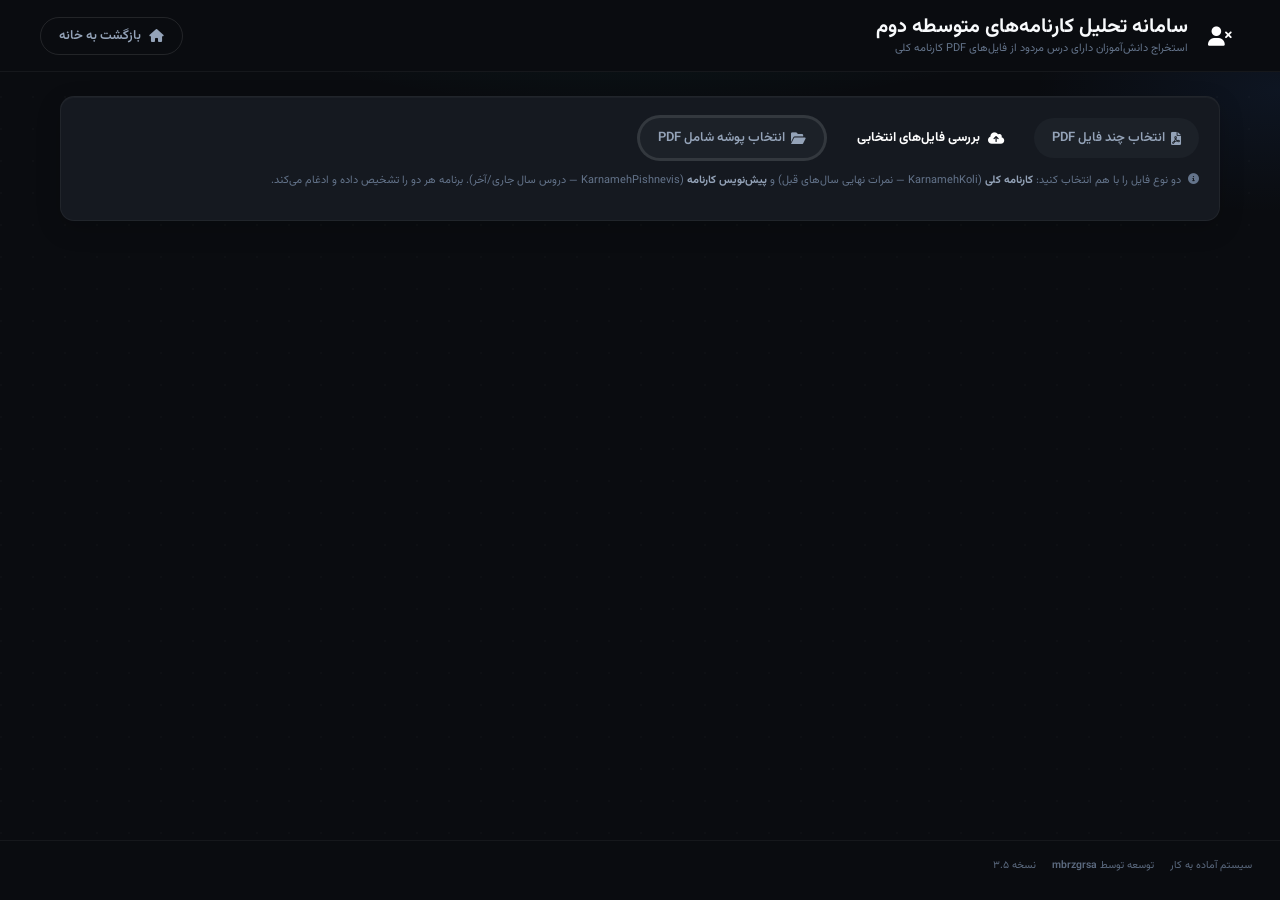
<file: failedstudents/index.html>
<!DOCTYPE html>
<html lang="fa" dir="rtl">
<head>
<meta charset="UTF-8">
<meta name="viewport" content="width=device-width, initial-scale=1">
<meta name="theme-color" content="#0b0e14">
<title>سامانه تحلیل کارنامه - استخراج دروس مردودی</title>
<link rel="stylesheet" href="https://cdnjs.cloudflare.com/ajax/libs/font-awesome/6.0.0-beta3/css/all.min.css">
<link rel="preconnect" href="https://cdn.jsdelivr.net">
<link rel="stylesheet" href="Vazirmatn-font-face.css"
      onerror="this.onerror=null;this.href='https://cdn.jsdelivr.net/gh/rastikerdar/vazirmatn@v33.003/Vazirmatn-font-face.css'">
<link rel="stylesheet" href="style.css">
<link rel="stylesheet" href="edu-uniform.css">
    <link rel="stylesheet" href="../assets/css/edu-pages-pro.css">
</head>
<body>
<div class="bg-orb"></div>

<header class="site-header">
  <div class="header-container">
    <div class="logo">
      <div class="logo-icon"><i class="fas fa-user-times"></i></div>
      <div>
        <h1>سامانه تحلیل کارنامه‌های متوسطه دوم</h1>
        <p class="sub">استخراج دانش‌آموزان دارای درس مردود از فایل‌های PDF کارنامه کلی</p>
      </div>
    </div>
    <a class="back-link" href="../"><i class="fas fa-home"></i> بازگشت به خانه</a>
  </div>
</header>

<main>
  <section class="panel" id="load-panel">
    <div class="row wrap">
      <label class="file-btn">
        <input type="file" id="file-input" accept=".pdf,application/pdf" multiple>
        <i class="fas fa-file-pdf"></i> انتخاب چند فایل PDF
      </label>
      <button id="btn-upload"><i class="fas fa-cloud-upload-alt"></i> بررسی فایل‌های انتخابی</button>
      <label class="file-btn alt">
        <input type="file" id="folder-input" webkitdirectory multiple>
        <i class="fas fa-folder-open"></i> انتخاب پوشه شامل PDF
      </label>
      <span id="loader" class="hidden"><i class="fas fa-spinner fa-spin"></i><span id="loader-text">در حال پردازش…</span></span>
    </div>
    <p class="hint"><i class="fas fa-circle-info"></i> دو نوع فایل را با هم انتخاب کنید: <b>کارنامه کلی</b> (KarnamehKoli — نمرات نهایی سال‌های قبل) و <b>پیش‌نویس کارنامه</b> (KarnamehPishnevis — دروس سال جاری/آخر). برنامه هر دو را تشخیص داده و ادغام می‌کند.</p>
    <div id="msg"></div>
  </section>

  <section id="stats" class="stats hidden">
    <div class="stat"><b id="st-files">0</b><span><i class="fas fa-file-pdf"></i>فایل پردازش‌شده</span></div>
    <div class="stat"><b id="st-pages">0</b><span><i class="fas fa-copy"></i>صفحه (دانش‌آموز)</span></div>
    <div class="stat"><b id="st-total">0</b><span><i class="fas fa-users"></i>کل دانش‌آموزان</span></div>
    <div class="stat warn"><b id="st-failed">0</b><span><i class="fas fa-user-times"></i>دارای درس مردود</span></div>
  </section>

  <section id="filters" class="panel hidden">
    <div class="row wrap">
      <label><i class="fas fa-filter"></i> وضعیت:
        <select id="f-status">
          <option value="1" selected>فقط دارای مردودی</option>
          <option value="0">همه دانش‌آموزان</option>
        </select>
      </label>
      <label><i class="fas fa-layer-group"></i> پایه:
        <select id="f-paye"><option value="">همه</option></select>
      </label>
      <label><i class="fas fa-book"></i> درس:
        <select id="f-course"><option value="">همه</option></select>
      </label>
      <label><i class="fas fa-magnifying-glass"></i> جستجو:
        <input type="text" id="f-q" placeholder="نام یا کد ملی…">
      </label>
      <label><i class="fas fa-sort-amount-down"></i> ترتیب چاپ:
        <select id="f-print-sort">
          <option value="name" selected>نام خانوادگی</option>
          <option value="reshte-paye">رشته، پایه (دهم تا دوازدهم)</option>
          <option value="failed">تعداد مردودی</option>
        </select>
      </label>
      <button id="btn-export" class="secondary"><i class="fas fa-file-csv"></i> خروجی CSV</button>
      <button id="btn-export-xlsx" class="secondary"><i class="fas fa-file-excel"></i> خروجی Excel</button>
      <button id="btn-print" class="secondary"><i class="fas fa-print"></i> چاپ گزارش</button>
      <span id="count-view"></span>
    </div>
  </section>

  <section id="result"></section>
</main>

<footer class="site-footer">
  <div class="footer-actions">
    <div class="system-status">
      <div class="status-indicator">
        <div class="status-dot online"></div>
        <span>سیستم آماده به کار</span>
      </div>
      <div class="status-indicator">
        <div class="status-dot online"></div>
        <span>توسعه توسط <a href="https://t.me/mbrzgrsa" target="_blank" style="color:inherit; text-decoration: none;">mbrzgrsa</a></span>
      </div>
      <div class="version">نسخه ۳.۵</div>
    </div>
  </div>
</footer>

<script src="pdf.min.js"></script>
<script>if(!window.pdfjsLib)document.write('<script src="https:\/\/cdn.jsdelivr.net/npm/pdfjs-dist@3.11.174/build/pdf.min.js"><\/script>');</script>
<script src="app.js"></script>
<script src="edu-uniform.js"></script>
</body>
</html>
</file>
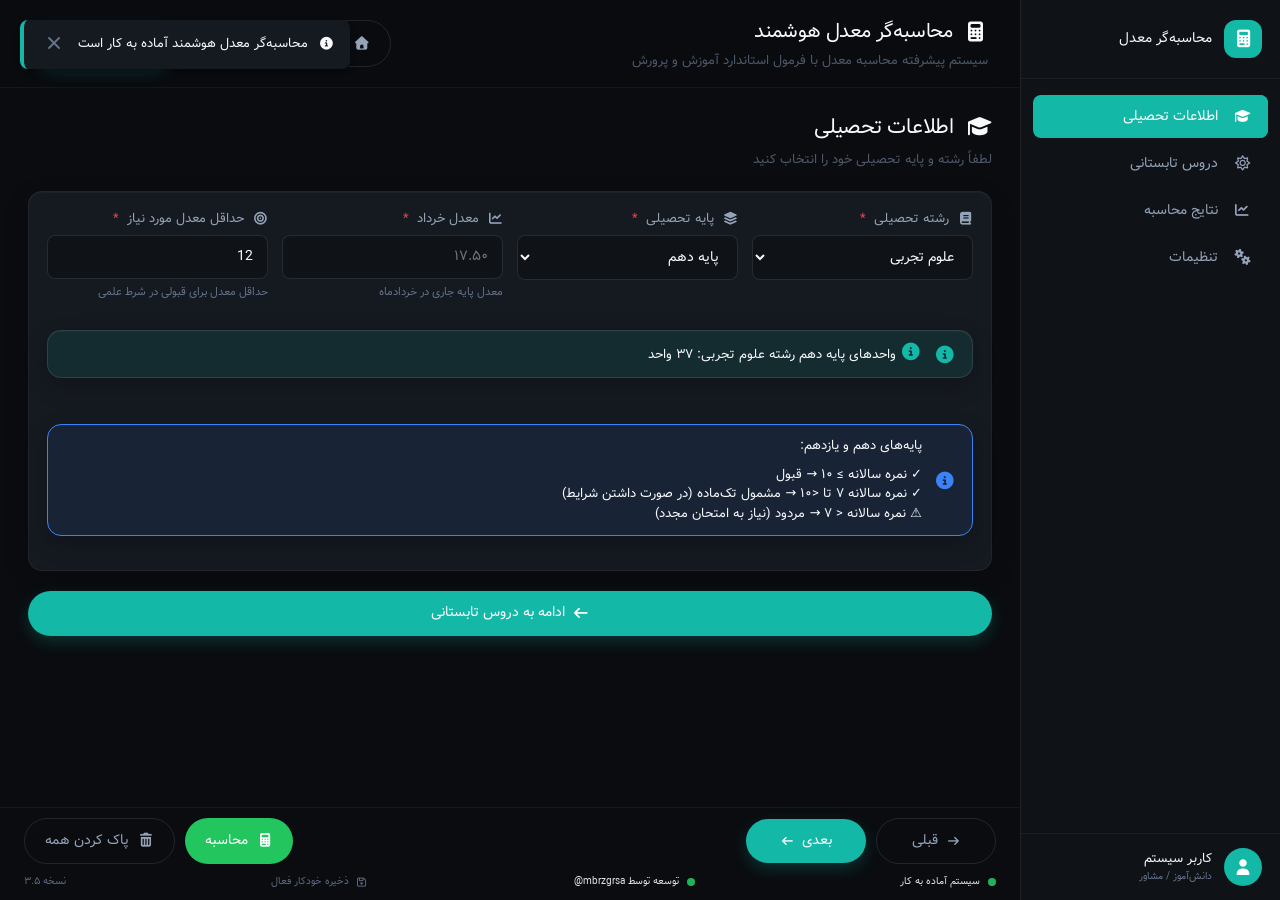
<file: gpa-calculator/index.html>
<!DOCTYPE html>
<html lang="fa" dir="rtl">
<head>
    <meta charset="UTF-8">
    <meta name="viewport" content="width=device-width, initial-scale=1.0, user-scalable=yes, viewport-fit=cover">
    <meta name="theme-color" content="#0b0e14">
    <title>محاسبه‌گر معدل پیشرفته | سامانه هوشمند محاسبه معدل</title>
    <meta name="description" content="سیستم پیشرفته محاسبه معدل با فرمول استاندارد آموزش و پرورش - نسخه ۳.۵">
    <meta name="keywords" content="محاسبه معدل, تک ماده, امتحانات نهایی, معدل خرداد, معدل تابستان">
    
    <!-- Font Awesome -->
    <link rel="stylesheet" href="./assets/css/all.min.css">
    
    <!-- CSS اصلی -->
    <link rel="stylesheet" href="./assets/css/gpa-calculator.css">
    <link rel="stylesheet" href="./assets/css/edu-uniform.css">
    <link rel="stylesheet" href="../assets/css/edu-pages-pro.css">
</head>
<body>
    <!-- هدر موبایل (فقط در موبایل نمایش داده می‌شود) -->
    <div class="mobile-header" id="mobileHeader">
        <button class="mobile-menu-btn" id="mobileMenuBtn">
            <i class="fas fa-bars"></i>
        </button>
        <div class="mobile-logo">
            <i class="fas fa-calculator"></i>
            <span>محاسبه‌گر معدل</span>
        </div>
        <div class="mobile-header-spacer"></div>
    </div>
    
    <!-- ماسک overlay برای بستن منو در موبایل -->
    <div class="sidebar-overlay" id="sidebarOverlay"></div>
    
    <div class="app-container">
        <!-- ========== SIDEBAR ========== -->
        <aside class="sidebar" id="sidebar">
            <div class="sidebar-header">
                <div class="logo">
                    <div class="logo-icon">
                        <i class="fas fa-calculator"></i>
                    </div>
                    <span>محاسبه‌گر معدل</span>
                </div>
                <button class="sidebar-close-btn" id="sidebarCloseBtn">
                    <i class="fas fa-times"></i>
                </button>
            </div>
            
            <nav class="sidebar-nav">
                <button class="nav-item active" data-tab="academic-info">
                    <i class="fas fa-graduation-cap"></i>
                    <span>اطلاعات تحصیلی</span>
                </button>
                <button class="nav-item" data-tab="summer-courses">
                    <i class="fas fa-sun"></i>
                    <span>دروس تابستانی</span>
                </button>
                <button class="nav-item" data-tab="results">
                    <i class="fas fa-chart-line"></i>
                    <span>نتایج محاسبه</span>
                </button>
                <button class="nav-item" data-tab="settings">
                    <i class="fas fa-cogs"></i>
                    <span>تنظیمات</span>
                </button>
            </nav>
            
            <div class="sidebar-footer">
                <div class="user-profile">
                    <div class="avatar">
                        <i class="fas fa-user"></i>
                    </div>
                    <div class="user-info">
                        <div class="username">کاربر سیستم</div>
                        <div class="role">دانش‌آموز / مشاور</div>
                    </div>
                </div>
            </div>
        </aside>

        <!-- ========== MAIN CONTENT ========== -->
        <main class="main-content">
            <!-- Header -->
            <header class="content-header">
                <div class="header-title">
                    <h1>
                        <i class="fas fa-calculator"></i>
                        محاسبه‌گر معدل هوشمند
                    </h1>
                    <p>سیستم پیشرفته محاسبه معدل با فرمول استاندارد آموزش و پرورش</p>
                </div>
                <div class="header-actions">
                    <button class="btn btn-outline" id="homeBtn">
                        <i class="fas fa-home"></i>
                        خانه
                    </button>
                    <button class="btn btn-outline" id="helpBtn">
                        <i class="fas fa-question-circle"></i>
                        <span>راهنما</span>
                    </button>
                    <button class="btn btn-primary" id="newCalculationBtn">
                        <i class="fas fa-file-circle-plus"></i>
                        <span>محاسبه جدید</span>
                    </button>
                </div>
            </header>

            <!-- Content Area -->
            <div class="content-area">
                <!-- ========== TAB: ACADEMIC INFO ========== -->
                <div class="tab-pane active" id="tab-academic-info">
                    <div class="tab-header">
                        <h2>
                            <i class="fas fa-graduation-cap"></i>
                            اطلاعات تحصیلی
                        </h2>
                        <p>لطفاً رشته و پایه تحصیلی خود را انتخاب کنید</p>
                    </div>
                    
                    <div class="card-panel">
                        <div class="form-grid">
                            <div class="form-group">
                                <label class="form-label required" for="discipline">
                                    <i class="fas fa-book"></i>
                                    رشته تحصیلی
                                </label>
                                <select id="discipline" class="form-select">
                                    <option value="علوم تجربی">علوم تجربی</option>
                                    <option value="ریاضی فیزیک">ریاضی فیزیک</option>
                                    <option value="علوم انسانی">علوم انسانی</option>
                                    <option value="علوم و معارف اسلامی">علوم و معارف اسلامی</option>
                                </select>
                            </div>
                            
                            <div class="form-group">
                                <label class="form-label required" for="grade">
                                    <i class="fas fa-layer-group"></i>
                                    پایه تحصیلی
                                </label>
                                <select id="grade" class="form-select">
                                    <option value="دهم">پایه دهم</option>
                                    <option value="یازدهم">پایه یازدهم</option>
                                    <option value="دوازدهم">پایه دوازدهم</option>
                                </select>
                            </div>
                            
                            <div class="form-group">
                                <label class="form-label required" for="june-gpa">
                                    <i class="fas fa-chart-line"></i>
                                    معدل خرداد
                                </label>
                                <input type="number" id="june-gpa" class="form-input" placeholder="۱۷.۵۰" step="0.01" min="0" max="20">
                                <div class="form-hint">معدل پایه جاری در خردادماه</div>
                            </div>
                            
                            <div class="form-group">
                                <label class="form-label required" for="min-gpa">
                                    <i class="fas fa-bullseye"></i>
                                    حداقل معدل مورد نیاز
                                </label>
                                <input type="number" id="min-gpa" class="form-input" value="12" step="0.01" min="0" max="20">
                                <div class="form-hint">حداقل معدل برای قبولی در شرط علمی</div>
                            </div>
                            
                            <div class="form-group full-width" id="units-info-container">
                                <div class="info-card">
                                    <i class="fas fa-info-circle"></i>
                                    <div id="units-info">واحدهای پایه جاری: ۳۵ واحد</div>
                                </div>
                            </div>

                            <!-- قوانین خاص پایه -->
                            <div class="form-group full-width" id="grade-specific-rules"></div>
                        </div>
                    </div>
                    
                    <div class="button-group">
                        <button class="btn btn-primary" id="gotoSummerBtn">
                            <i class="fas fa-arrow-left"></i>
                            ادامه به دروس تابستانی
                        </button>
                    </div>
                </div>

                <!-- ========== TAB: SUMMER COURSES ========== -->
                <div class="tab-pane" id="tab-summer-courses">
                    <div class="tab-header">
                        <h2>
                            <i class="fas fa-sun"></i>
                            دروس تابستانی
                        </h2>
                        <p>درس‌هایی که در تابستان مجدداً امتحان داده‌اید را وارد کنید</p>
                    </div>
                    
                    <div class="card-panel">
                        <div class="courses-header-actions">
                            <div class="courses-badge" id="courses-count-badge">
                                <i class="fas fa-book-open"></i>
                                <span>تعداد دروس: ۰</span>
                            </div>
                            <button class="btn btn-success" id="add-course">
                                <i class="fas fa-plus-circle"></i>
                                افزودن درس جدید
                            </button>
                        </div>
                        
                        <div class="courses-list" id="courses-container"></div>
                        
                        <div class="empty-state" id="empty-state">
                            <i class="fas fa-plus-circle"></i>
                            <h3>هیچ درسی اضافه نشده است</h3>
                            <p>برای شروع محاسبه، روی دکمه "افزودن درس جدید" کلیک کنید</p>
                        </div>

                        <div class="info-card" id="summer-limit-warning" style="display: none;">
                            <i class="fas fa-exclamation-triangle"></i>
                            <div><span id="summer-limit-text"></span></div>
                        </div>
                    </div>
                    
                    <div class="button-group">
                        <button class="btn btn-primary" id="gotoResultsBtn">
                            <i class="fas fa-arrow-left"></i>
                            رفتن به نتایج
                        </button>
                    </div>
                </div>

                <!-- ========== TAB: RESULTS ========== -->
                <div class="tab-pane" id="tab-results">
                    <div class="tab-header">
                        <h2>
                            <i class="fas fa-chart-line"></i>
                            نتایج محاسبه
                        </h2>
                        <p>مشاهده نتایج محاسبه معدل با تحلیل دقیق دروس</p>
                    </div>
                    
                    <div class="results-wrapper">
                        <div class="stats-grid">
                            <div class="stat-card">
                                <div class="stat-icon"><i class="fas fa-calendar-alt"></i></div>
                                <div class="stat-info">
                                    <div class="stat-number" id="total-units">۰</div>
                                    <div class="stat-label">مجموع واحدها</div>
                                </div>
                            </div>
                            <div class="stat-card">
                                <div class="stat-icon" style="background: var(--warning);"><i class="fas fa-sun"></i></div>
                                <div class="stat-info">
                                    <div class="stat-number" id="summer-courses-count">۰</div>
                                    <div class="stat-label">دروس تابستانی</div>
                                </div>
                            </div>
                            <div class="stat-card">
                                <div class="stat-icon" style="background: var(--accent);"><i class="fas fa-chart-line"></i></div>
                                <div class="stat-info">
                                    <div class="stat-number" id="summer-units">۰</div>
                                    <div class="stat-label">واحدهای تابستان</div>
                                </div>
                            </div>
                        </div>
                        
                        <div class="gpa-comparison-box">
                            <div class="gpa-result-card">
                                <div class="gpa-result-label">معدل خرداد</div>
                                <div class="gpa-result-value" id="current-gpa">--</div>
                            </div>
                            <div class="gpa-arrow-icon"><i class="fas fa-arrow-left"></i></div>
                            <div class="gpa-result-card highlight">
                                <div class="gpa-result-label">معدل جدید</div>
                                <div class="gpa-result-value new" id="new-gpa">--</div>
                            </div>
                        </div>
                        
                        <div class="result-status-card" id="status-container">
                            <div class="result-status-icon"><i class="fas fa-info-circle" id="status-icon"></i></div>
                            <div class="result-status-content">
                                <div class="result-status-title" id="status-title">منتظر محاسبه</div>
                                <div class="result-status-description" id="status-description">برای مشاهده نتایج، دکمه محاسبه را بزنید</div>
                            </div>
                        </div>

                        <div class="settings-panel" style="margin-top: 24px;">
                            <h3><i class="fas fa-chart-pie"></i> تحلیل دقیق دروس</h3>
                            <div id="detailed-analysis" class="analysis-container"></div>
                        </div>

                        <div class="stats-grid" style="margin-top: 20px;">
                            <div class="stat-card">
                                <div class="stat-icon" style="background: var(--warning);"><i class="fas fa-users"></i></div>
                                <div class="stat-info">
                                    <div class="stat-number" id="summer-in-person">۰</div>
                                    <div class="stat-label">واحد حضوری</div>
                                </div>
                            </div>
                            <div class="stat-card">
                                <div class="stat-icon" style="background: var(--accent);"><i class="fas fa-laptop"></i></div>
                                <div class="stat-info">
                                    <div class="stat-number" id="summer-remote">۰</div>
                                    <div class="stat-label">واحد غیرحضوری</div>
                                </div>
                            </div>
                        </div>
                        
                        <div class="results-action-buttons">
                            <button class="btn btn-primary" id="calculate-btn">
                                <i class="fas fa-calculator"></i>
                                محاسبه معدل
                            </button>
                            <button class="btn btn-outline" id="save-result-btn">
                                <i class="fas fa-save"></i>
                                ذخیره نتیجه
                            </button>
                            <button class="btn btn-outline" id="print-result-btn">
                                <i class="fas fa-print"></i>
                                چاپ نتیجه
                            </button>
                        </div>
                    </div>
                </div>

                <!-- ========== TAB: SETTINGS ========== -->
                <div class="tab-pane" id="tab-settings">
                    <div class="tab-header">
                        <h2>
                            <i class="fas fa-cogs"></i>
                            تنظیمات
                        </h2>
                        <p>مدیریت تنظیمات محاسبه‌گر معدل</p>
                    </div>
                    
                    <div class="form-grid">
                        <div class="form-group full-width">
                            <div class="settings-panel">
                                <h3><i class="fas fa-paint-brush"></i> تنظیمات ظاهری</h3>
                                <div class="settings-option">
                                    <label class="toggle-label" for="dark-mode">
                                        <span>حالت تاریک</span>
                                        <div class="toggle-switch">
                                            <input type="checkbox" id="dark-mode" checked disabled>
                                            <span class="toggle-slider"></span>
                                        </div>
                                    </label>
                                </div>
                                <div class="settings-option">
                                    <label class="toggle-label" for="show-units">
                                        <span>نمایش واحد دروس</span>
                                        <div class="toggle-switch">
                                            <input type="checkbox" id="show-units" checked>
                                            <span class="toggle-slider"></span>
                                        </div>
                                    </label>
                                </div>
                                <div class="settings-option">
                                    <label class="toggle-label" for="compact-mode">
                                        <span>حالت فشرده دروس</span>
                                        <div class="toggle-switch">
                                            <input type="checkbox" id="compact-mode">
                                            <span class="toggle-slider"></span>
                                        </div>
                                    </label>
                                </div>
                            </div>
                        </div>
                        
                        <div class="form-group full-width">
                            <div class="settings-panel">
                                <h3><i class="fas fa-database"></i> مدیریت داده‌ها</h3>
                                <div class="settings-action-group">
                                    <button class="btn btn-outline" id="reset-defaults">
                                        <i class="fas fa-undo-alt"></i>
                                        بازنشانی به پیش‌فرض
                                    </button>
                                    <button class="btn btn-outline" id="export-data">
                                        <i class="fas fa-download"></i>
                                        خروجی گرفتن
                                    </button>
                                    <button class="btn btn-outline" id="import-data">
                                        <i class="fas fa-upload"></i>
                                        بازیابی اطلاعات
                                    </button>
                                    <input type="file" id="import-file" accept=".json" style="display: none;">
                                </div>
                            </div>
                        </div>
                        
                        <div class="form-group full-width">
                            <div class="info-card" style="flex-direction: column; align-items: flex-start;">
                                <h3><i class="fas fa-keyboard"></i> کلیدهای میانبر</h3>
                                <div class="shortcut-list">
                                    <div class="shortcut-item">
                                        <span class="shortcut-key">Ctrl + N</span>
                                        <span class="shortcut-description">محاسبه جدید</span>
                                    </div>
                                    <div class="shortcut-item">
                                        <span class="shortcut-key">Ctrl + S</span>
                                        <span class="shortcut-description">ذخیره نتیجه</span>
                                    </div>
                                    <div class="shortcut-item">
                                        <span class="shortcut-key">Ctrl + P</span>
                                        <span class="shortcut-description">چاپ نتیجه</span>
                                    </div>
                                    <div class="shortcut-item">
                                        <span class="shortcut-key">Ctrl + →</span>
                                        <span class="shortcut-description">تب بعدی</span>
                                    </div>
                                    <div class="shortcut-item">
                                        <span class="shortcut-key">Ctrl + ←</span>
                                        <span class="shortcut-description">تب قبلی</span>
                                    </div>
                                </div>
                            </div>
                        </div>
                        
                        <div class="form-group full-width">
                            <div class="info-card" style="background: rgba(34, 197, 94, 0.1); border-color: var(--success-500);">
                                <h3><i class="fas fa-info-circle" style="color: var(--success-500);"></i> درباره سیستم</h3>
                                <p style="margin-top: 8px; line-height: 1.8;">
                                    این سیستم بر اساس آخرین بخشنامه‌های آموزش و پرورش تا سال ۱۴۰۵ طراحی شده است.<br>
                                    فرمول محاسبه: (مستمر۱×۱ + پایانی۱×۲ + مستمر۲×۱ + پایانی۲×۴) ÷ ۸<br>
                                    گرد کردن: ریاضی استاندارد تا ۲ رقم اعشار<br>
                                    نسخه ۳.۵ | توسعه توسط mbrzgrsa@
                                </p>
                            </div>
                        </div>
                    </div>
                </div>
            </div>

            <!-- Footer -->
            <footer class="content-footer">
                <div class="footer-actions">
                    <div class="navigation-buttons">
                        <button class="btn btn-outline" id="prevTabBtn">
                            <i class="fas fa-arrow-right"></i>
                            قبلی
                        </button>
                        <button class="btn btn-primary" id="nextTabBtn">
                            بعدی
                            <i class="fas fa-arrow-left"></i>
                        </button>
                    </div>
                    <div class="action-buttons">
                        <button class="btn btn-success" id="calculate-footer-btn">
                            <i class="fas fa-calculator"></i>
                            محاسبه
                        </button>
                        <button class="btn btn-outline" id="clear-all-btn">
                            <i class="fas fa-trash"></i>
                            پاک کردن همه
                        </button>
                    </div>
                </div>
                
                <div class="system-status">
                    <div class="status-indicator">
                        <div class="status-dot online"></div>
                        <span>سیستم آماده به کار</span>
                    </div>
                    <div class="status-indicator">
                        <div class="status-dot online"></div>
                        <span>توسعه توسط mbrzgrsa@</span>
                    </div>
                    <div class="auto-save-status">
                        <i class="fas fa-save"></i>
                        <span>ذخیره خودکار فعال</span>
                    </div>
                    <div class="version">نسخه ۳.۵</div>
                </div>
            </footer>
        </main>
    </div>

    <!-- دکمه‌های موبایل در فوتر -->
    <div class="mobile-footer-actions" id="mobileFooterActions">
        <button class="btn btn-outline mobile-action-btn" id="mobileHomeBtn">
            <i class="fas fa-home"></i>
            <span>خانه</span>
        </button>
        <button class="btn btn-outline mobile-action-btn" id="mobileHelpBtn">
            <i class="fas fa-question-circle"></i>
            <span>راهنما</span>
        </button>
        <button class="btn btn-primary mobile-action-btn" id="mobileNewCalcBtn">
            <i class="fas fa-file-circle-plus"></i>
            <span>محاسبه جدید</span>
        </button>
    </div>

    <!-- Notifications -->
    <div class="notification-container" id="notificationContainer"></div>

    <script src="./assets/js/gpa-calculator.js"></script>
    <script src="./assets/js/edu-uniform.js"></script>
</body>
</html>
</file>
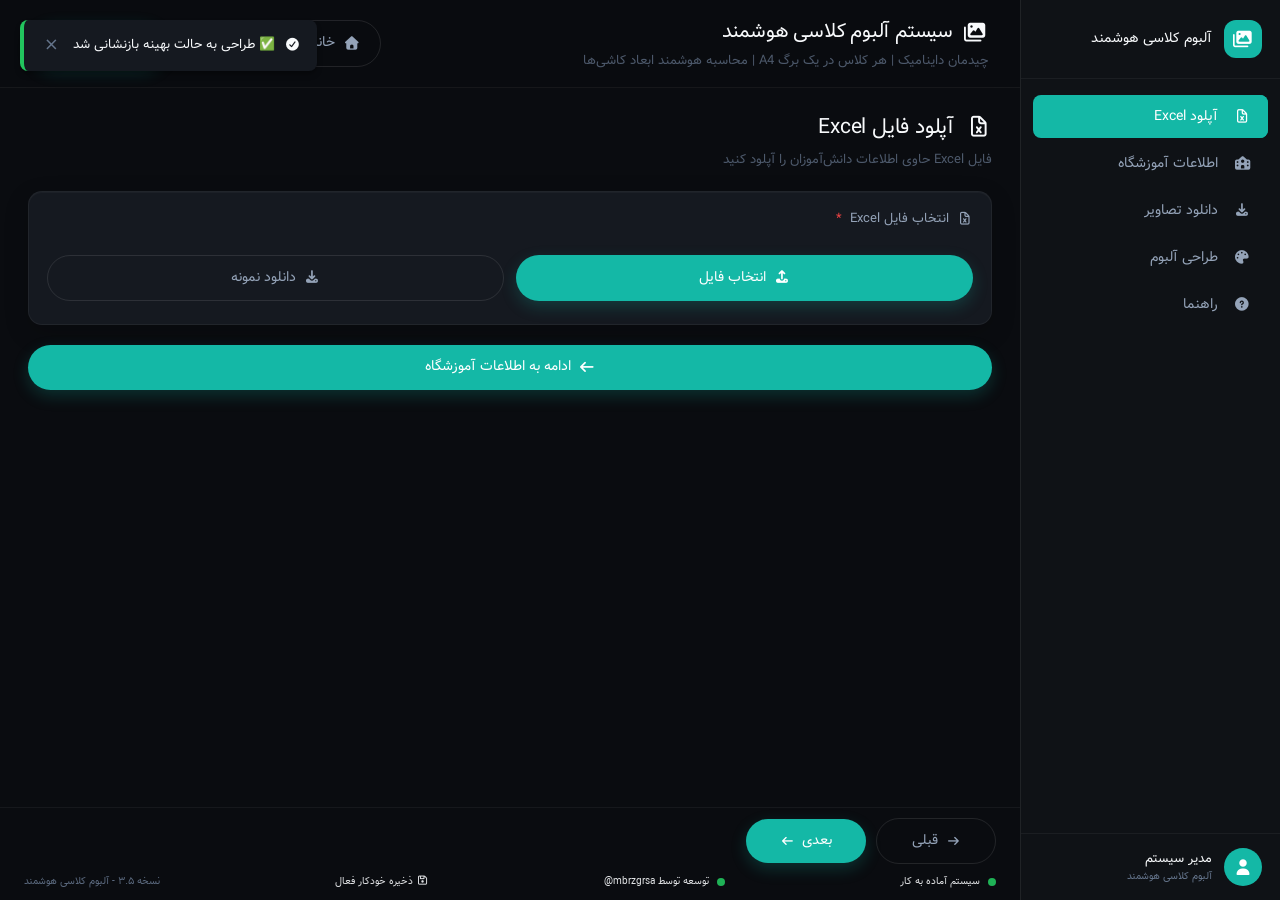
<file: profile-downloader/index.html>
<!DOCTYPE html>
<html dir="rtl" lang="fa">
<head>
    <meta charset="utf-8">
    <meta name="viewport" content="width=device-width, initial-scale=1.0, user-scalable=yes, viewport-fit=cover">
    <meta name="theme-color" content="#0b0e14">
    <title>سیستم حرفه‌ای آلبوم کلاسی - چیدمان هوشمند</title>
    <link rel="stylesheet" href="./assets/css/all.min.css">
    <link rel="stylesheet" href="./assets/css/style.css">
    <link rel="stylesheet" href="./assets/css/edu-uniform.css">
    <link rel="stylesheet" href="../assets/css/edu-pages-pro.css">
</head>
<body>
    <!-- هدر موبایل (فقط در موبایل نمایش داده می‌شود) -->
    <div class="mobile-header" id="mobileHeader">
        <button class="mobile-menu-btn" id="mobileMenuBtn">
            <i class="fas fa-bars"></i>
        </button>
        <div class="mobile-logo">
            <i class="fas fa-images"></i>
            <span>آلبوم کلاسی هوشمند</span>
        </div>
        <div class="mobile-header-spacer"></div>
    </div>
    
    <!-- ماسک overlay برای بستن منو در موبایل -->
    <div class="sidebar-overlay" id="sidebarOverlay"></div>
    
    <div class="app-container">
        <aside class="sidebar" id="sidebar">
            <div class="sidebar-header">
                <div class="logo">
                    <div class="logo-icon"><i class="fas fa-images"></i></div>
                    <span>آلبوم کلاسی هوشمند</span>
                </div>
                <button class="sidebar-close-btn" id="sidebarCloseBtn">
                    <i class="fas fa-times"></i>
                </button>
            </div>
            <nav class="sidebar-nav">
                <button class="nav-item active" data-tab="excel-upload"><i class="fas fa-file-excel"></i><span>آپلود Excel</span></button>
                <button class="nav-item" data-tab="school-info"><i class="fas fa-school"></i><span>اطلاعات آموزشگاه</span></button>
                <button class="nav-item" data-tab="download-images"><i class="fas fa-download"></i><span>دانلود تصاویر</span></button>
                <button class="nav-item" data-tab="album-design"><i class="fas fa-palette"></i><span>طراحی آلبوم</span></button>
                <button class="nav-item" data-tab="help"><i class="fas fa-question-circle"></i><span>راهنما</span></button>
            </nav>
            <div class="sidebar-footer">
                <div class="user-profile">
                    <div class="avatar"><i class="fas fa-user"></i></div>
                    <div class="user-info">
                        <div class="username">مدیر سیستم</div>
                        <div class="role">آلبوم کلاسی هوشمند</div>
                    </div>
                </div>
            </div>
        </aside>

        <main class="main-content">
            <header class="content-header">
                <div class="header-title">
                    <h1><i class="fas fa-images"></i> سیستم آلبوم کلاسی هوشمند</h1>
                    <p>چیدمان داینامیک | هر کلاس در یک برگ A4 | محاسبه هوشمند ابعاد کاشی‌ها</p>
                </div>
                <div class="header-actions">
                    <button class="btn btn-outline" id="homeBtn"><i class="fas fa-home"></i> خانه</button>
                    <button class="btn btn-outline" id="helpBtn"><i class="fas fa-question-circle"></i> راهنما</button>
                    <button class="btn btn-primary" id="resetBtn"><i class="fas fa-redo"></i> شروع مجدد</button>
                </div>
            </header>

            <div class="content-area">
                <!-- تب 1: آپلود Excel -->
                <div class="tab-pane active" id="tab-excel-upload">
                    <div class="tab-header">
                        <h2><i class="fas fa-file-excel"></i> آپلود فایل Excel</h2>
                        <p>فایل Excel حاوی اطلاعات دانش‌آموزان را آپلود کنید</p>
                    </div>
                    <div class="card-panel">
                        <div class="form-group full-width">
                            <label class="form-label required"><i class="fas fa-file-excel"></i> انتخاب فایل Excel</label>
                            <input type="file" id="excelFile" accept=".xlsx,.xls,.csv" style="display: none;">
                            <div class="button-group">
                                <button class="btn btn-primary" id="uploadExcelBtn"><i class="fas fa-upload"></i> انتخاب فایل</button>
                                <button class="btn btn-outline" id="downloadSampleBtn"><i class="fas fa-download"></i> دانلود نمونه</button>
                            </div>
                            <div class="form-hint" id="excelFileName"></div>
                        </div>
                    </div>

                    <div id="columnSelector" style="display: none;">
                        <div class="card-panel">
                            <h3 class="panel-title"><i class="fas fa-columns"></i> انتخاب ستون‌های داده</h3>
                            <div class="column-selector">
                                <h4>ستون کد ملی (برای دریافت تصویر):</h4>
                                <div class="column-badges" id="nationalCodeColumns"></div>
                            </div>
                            <div class="column-selector">
                                <h4>ستون نام دانش‌آموز:</h4>
                                <div class="column-badges" id="firstNameColumns"></div>
                            </div>
                            <div class="column-selector">
                                <h4>ستون نام خانوادگی:</h4>
                                <div class="column-badges" id="lastNameColumns"></div>
                            </div>
                            <div class="column-selector">
                                <h4>ستون کلاس/پایه:</h4>
                                <div class="column-badges" id="classColumns"></div>
                            </div>
                            <div class="button-group" style="margin-top: 24px;">
                                <button class="btn btn-success" id="applyColumnSettings"><i class="fas fa-check"></i> تایید و ادامه</button>
                            </div>
                        </div>
                    </div>

                    <div id="excelPreview" style="display: none; margin-top: 24px;">
                        <div class="card-panel">
                            <h3 class="panel-title"><i class="fas fa-table"></i> پیش‌نمایش داده‌های Excel</h3>
                            <div class="table-wrapper">
                                <table class="data-table" id="excelDataTable"></table>
                            </div>
                            <div class="form-hint">تعداد کل رکوردها: <span id="totalRecords">۰</span></div>
                        </div>
                    </div>
                    
                    <div class="button-group">
                        <button class="btn btn-primary" id="gotoSchoolInfoBtn"><i class="fas fa-arrow-left"></i> ادامه به اطلاعات آموزشگاه</button>
                    </div>
                </div>

                <!-- تب 2: اطلاعات آموزشگاه -->
                <div class="tab-pane" id="tab-school-info">
                    <div class="tab-header">
                        <h2><i class="fas fa-school"></i> اطلاعات آموزشگاه</h2>
                        <p>کدهای آموزشگاه خود را وارد کنید (مطابق با سامانه سیدا)</p>
                    </div>
                    <div class="info-card">
                        <i class="fas fa-info-circle"></i>
                        <div><strong>نکته مهم:</strong><p>این اطلاعات برای دریافت تصاویر دانش‌آموزان از سامانه سیدا استفاده می‌شود.</p></div>
                    </div>
                    <div class="form-grid">
                        <div class="form-group">
                            <label class="form-label required"><i class="fas fa-map-marker-alt"></i> کد استان</label>
                            <input type="text" id="provinceCode" class="form-input" placeholder="۱۶" value="16" maxlength="2">
                        </div>
                        <div class="form-group">
                            <label class="form-label required"><i class="fas fa-map-pin"></i> کد منطقه</label>
                            <input type="text" id="areaCode" class="form-input" placeholder="۱۶۷۰" value="1670" maxlength="4">
                        </div>
                        <div class="form-group">
                            <label class="form-label required"><i class="fas fa-school"></i> کد آموزشگاه</label>
                            <input type="text" id="schoolCode" class="form-input" placeholder="۵۴۱۳۰۸۰۸" value="54130808" maxlength="8">
                        </div>
                    </div>
                    <div class="button-group">
                        <button class="btn btn-primary" id="saveSchoolInfoBtn"><i class="fas fa-save"></i> ذخیره و ادامه</button>
                    </div>
                </div>

                <!-- تب 3: دانلود تصاویر -->
                <div class="tab-pane" id="tab-download-images">
                    <div class="tab-header">
                        <h2><i class="fas fa-download"></i> دانلود تصاویر دانش‌آموزان</h2>
                        <p>دریافت تصاویر از سامانه سیدا و ذخیره در سیستم</p>
                    </div>
                    <div class="stats-grid">
                        <div class="stat-card"><div class="stat-icon"><i class="fas fa-users"></i></div><div><div class="stat-number" id="totalStudentsCount">۰</div><div class="stat-label">تعداد دانش‌آموزان</div></div></div>
                        <div class="stat-card"><div class="stat-icon success"><i class="fas fa-check-circle"></i></div><div><div class="stat-number" id="downloadedCount">۰</div><div class="stat-label">تصاویر دانلود شده</div></div></div>
                        <div class="stat-card"><div class="stat-icon error"><i class="fas fa-times-circle"></i></div><div><div class="stat-number" id="failedCount">۰</div><div class="stat-label">ناموفق</div></div></div>
                    </div>
                    <div class="card-panel">
                        <h3 class="panel-title"><i class="fas fa-sliders-h"></i> تنظیمات دانلود</h3>
                        <div class="form-grid">
                            <div class="form-group">
                                <label class="form-label">تعداد دانلود همزمان</label>
                                <select id="concurrency" class="form-select">
                                    <option value="1">۱ تصویر</option>
                                    <option value="3" selected>۳ تصویر</option>
                                    <option value="5">۵ تصویر</option>
                                </select>
                            </div>
                            <div class="form-group">
                                <label class="form-label">فیلتر کلاس</label>
                                <select id="downloadClassFilter" class="form-select"><option value="all">همه کلاس‌ها</option></select>
                            </div>
                        </div>
                    </div>

                    <div class="progress-container" id="progressContainer" style="display: none;">
                        <div class="progress-header"><span><i class="fas fa-download"></i> پیشرفت</span><span class="progress-percent" id="progressPercent">۰%</span></div>
                        <div class="progress-bar"><div class="progress-fill" id="progressFill"></div></div>
                        <div class="progress-stats">
                            <span><i class="fas fa-check-circle"></i> <span id="progressSuccess">۰</span></span>
                            <span><i class="fas fa-times-circle"></i> <span id="progressError">۰</span></span>
                            <span><i class="fas fa-clock"></i> <span id="progressPending">۰</span></span>
                        </div>
                    </div>

                    <div class="button-group">
                        <button class="btn btn-success" id="startDownloadBtn"><i class="fas fa-play"></i> شروع دانلود</button>
                        <button class="btn btn-error" id="stopDownloadBtn" disabled><i class="fas fa-stop"></i> توقف</button>
                        <button class="btn btn-primary" id="gotoAlbumBtn"><i class="fas fa-arrow-left"></i> رفتن به طراحی آلبوم</button>
                    </div>
                </div>

                <!-- تب 4: طراحی آلبوم هوشمند -->
                <div class="tab-pane" id="tab-album-design">
                    <div class="designer-container">
                        <div class="designer-toolbar">
                            <div class="toolbar-group">
                                <button class="toolbar-btn active" data-element="class-select"><i class="fas fa-graduation-cap"></i><span>انتخاب کلاس</span></button>
                                <button class="toolbar-btn" data-element="layout"><i class="fas fa-grid"></i><span>چیدمان</span></button>
                                <button class="toolbar-btn" data-element="appearance"><i class="fas fa-palette"></i><span>ظاهر</span></button>
                            </div>
                            <div class="toolbar-actions">
                                <button class="btn btn-sm btn-outline" id="resetDesignBtn"><i class="fas fa-undo"></i><span>بازنشانی</span></button>
                                <button class="btn btn-sm btn-primary" id="saveDesignBtn"><i class="fas fa-save"></i><span>ذخیره</span></button>
                            </div>
                        </div>

                        <div class="designer-split">
                            <div class="designer-settings">
                                <div class="settings-header">
                                    <h3><i class="fas fa-sliders-h"></i> تنظیمات</h3>
                                </div>
                                <div class="settings-content">
                                    <div class="element-settings active" data-element="class-select">
                                        <h4><i class="fas fa-graduation-cap"></i> انتخاب کلاس برای طراحی</h4>
                                        <div class="settings-group">
                                            <label>کلاس مورد نظر</label>
                                            <select id="selectedClass" class="setting-select">
                                                <option value="">-- ابتدا داده‌ها را بارگذاری کنید --</option>
                                            </select>
                                        </div>
                                        <div class="settings-group">
                                            <label><input type="checkbox" id="showTitle" checked> نمایش عنوان کلاس در بالای برگه</label>
                                        </div>
                                        <div class="settings-group" id="customTitleGroup">
                                            <label>عنوان دلخواه (اختیاری)</label>
                                            <input type="text" id="customTitle" class="setting-input" placeholder="در صورت تمایل عنوان دلخواه وارد کنید">
                                        </div>
                                        <div class="info-card" style="margin-top: 10px; padding: 10px;">
                                            <i class="fas fa-info-circle"></i>
                                            <div style="font-size: 0.8rem;">تعداد دانش‌آموزان این کلاس: <strong id="selectedClassCount">0</strong> نفر</div>
                                        </div>
                                    </div>

                                    <div class="element-settings" data-element="layout">
                                        <h4><i class="fas fa-grid"></i> تنظیمات چیدمان هوشمند</h4>
                                        <div class="settings-group">
                                            <label>حاشیه صفحه (mm)</label>
                                            <div class="number-control">
                                                <input type="range" id="pageMargin" min="5" max="25" value="15" step="1">
                                                <input type="number" id="pageMarginNum" class="number-input" value="15" step="1">
                                                <span class="unit">mm</span>
                                            </div>
                                        </div>
                                        <div class="settings-group">
                                            <label>فاصله بین کاشی‌ها (mm)</label>
                                            <div class="number-control">
                                                <input type="range" id="tileGap" min="2" max="20" value="10" step="1">
                                                <input type="number" id="tileGapNum" class="number-input" value="10" step="1">
                                                <span class="unit">mm</span>
                                            </div>
                                        </div>
                                        <div class="settings-group">
                                            <label>حداقل فاصله از عنوان (mm)</label>
                                            <div class="number-control">
                                                <input type="range" id="titleMargin" min="5" max="30" value="15" step="1">
                                                <input type="number" id="titleMarginNum" class="number-input" value="15" step="1">
                                                <span class="unit">mm</span>
                                            </div>
                                        </div>
                                        <div class="info-card" style="margin-top: 10px; padding: 10px;">
                                            <i class="fas fa-calculator"></i>
                                            <div style="font-size: 0.8rem;" id="layoutInfo">چیدمان بهینه: در حال محاسبه...</div>
                                        </div>
                                    </div>

                                    <div class="element-settings" data-element="appearance">
                                        <h4><i class="fas fa-palette"></i> تنظیمات ظاهر</h4>
                                        <div class="settings-group">
                                            <label>رنگ پس‌زمینه برگه</label>
                                            <input type="color" id="pageBgColor" value="#ffffff" class="setting-input">
                                        </div>
                                        <div class="settings-group">
                                            <label>رنگ پس‌زمینه کاشی</label>
                                            <input type="color" id="tileBgColor" value="#f8fafc" class="setting-input">
                                        </div>
                                        <div class="settings-group">
                                            <label>سایه کاشی</label>
                                            <select id="tileShadow" class="setting-select">
                                                <option value="none">بدون سایه</option>
                                                <option value="sm" selected>سایه نرم</option>
                                                <option value="md">سایه متوسط</option>
                                            </select>
                                        </div>
                                        <div class="settings-group">
                                            <label>گردی گوشه تصویر (px)</label>
                                            <div class="number-control">
                                                <input type="range" id="imageRadius" min="0" max="30" value="12" step="1">
                                                <input type="number" id="imageRadiusNum" class="number-input" value="12" step="1">
                                                <span class="unit">px</span>
                                            </div>
                                        </div>
                                        <div class="settings-group">
                                            <label>اندازه فونت نام (px)</label>
                                            <div class="number-control">
                                                <input type="range" id="nameFontSize" min="10" max="20" value="13" step="1">
                                                <input type="number" id="nameFontSizeNum" class="number-input" value="13" step="1">
                                                <span class="unit">px</span>
                                            </div>
                                        </div>
                                        <div class="settings-group">
                                            <label>رنگ متن نام</label>
                                            <input type="color" id="nameColor" value="#1e293b" class="setting-input">
                                        </div>
                                        <div class="settings-group">
                                            <label>اندازه فونت عنوان کلاس (px)</label>
                                            <div class="number-control">
                                                <input type="range" id="titleFontSize" min="16" max="40" value="24" step="1">
                                                <input type="number" id="titleFontSizeNum" class="number-input" value="24" step="1">
                                                <span class="unit">px</span>
                                            </div>
                                        </div>
                                        <div class="settings-group">
                                            <label>رنگ عنوان کلاس</label>
                                            <input type="color" id="titleColor" value="#14b8a6" class="setting-input">
                                        </div>
                                    </div>
                                </div>
                            </div>

                            <div class="album-preview-container">
                                <div class="preview-header">
                                    <span><i class="fas fa-eye"></i> پیش‌نمایش زنده آلبوم</span>
                                    <span class="preview-size">A4 (۲۱۰ × ۲۹۷ mm)</span>
                                </div>
                                <div class="live-preview-wrapper" id="livePreviewWrapper">
                                    <div class="preview-page" id="albumPreviewContent">
                                        <div class="empty-preview">
                                            <i class="fas fa-images"></i>
                                            <p>لطفاً ابتدا کلاس مورد نظر را انتخاب کنید</p>
                                        </div>
                                    </div>
                                </div>
                                <div class="preview-footer">
                                    <span><i class="fas fa-chart-line"></i> چیدمان هوشمند داینامیک</span>
                                    <span><i class="fas fa-arrows-alt"></i> هر کلاس دقیقاً در یک برگه</span>
                                </div>
                            </div>
                        </div>
                    </div>
                    
                    <div class="button-group" style="margin-top: 20px;">
                        <button class="btn btn-success" id="printAlbumBtn"><i class="fas fa-print"></i> چاپ مستقیم</button>
                        <button class="btn btn-primary" id="downloadAlbumPdfBtn"><i class="fas fa-file-pdf"></i> دانلود PDF</button>
                    </div>
                </div>

                <!-- تب 5: راهنما -->
                <div class="tab-pane" id="tab-help">
                    <div class="tab-header">
                        <h2><i class="fas fa-question-circle"></i> راهنمای استفاده</h2>
                        <p>آموزش گام به گام کار با سیستم آلبوم کلاسی هوشمند</p>
                    </div>
                    <div class="steps-container">
                        <div class="step"><div class="step-num">۱</div><div><strong>آپلود Excel</strong><p>فایل Excel حاوی اطلاعات دانش‌آموزان را آپلود کنید.</p></div></div>
                        <div class="step"><div class="step-num">۲</div><div><strong>اطلاعات آموزشگاه</strong><p>کدهای استان، منطقه و آموزشگاه را وارد کنید.</p></div></div>
                        <div class="step"><div class="step-num">۳</div><div><strong>دانلود تصاویر</strong><p>با کلیک روی "شروع دانلود"، تصاویر دریافت می‌شوند.</p></div></div>
                        <div class="step"><div class="step-num">۴</div><div><strong>طراحی آلبوم</strong><p>کلاس مورد نظر را انتخاب کنید. سیستم چیدمان بهینه را محاسبه می‌کند.</p></div></div>
                        <div class="step"><div class="step-num">۵</div><div><strong>چاپ آلبوم</strong><p>با کلیک روی "چاپ مستقیم" یا "دانلود PDF"، آلبوم چاپ می‌شود.</p></div></div>
                    </div>
                    <div class="info-card">
                        <i class="fas fa-microchip"></i>
                        <div><strong>الگوریتم هوشمند:</strong> سیستم با استفاده از محاسبات ریاضی، بهترین تعداد سطر و ستون را برای هر کلاس پیدا می‌کند.</div>
                    </div>
                </div>
            </div>

            <footer class="content-footer">
                <div class="footer-actions">
                    <div class="navigation-buttons">
                        <button class="btn btn-outline" id="prevTabBtn" type="button" data-edu-uniform="1">
                            <i class="fas fa-arrow-right"></i>
                            قبلی
                        </button>
                        <button class="btn btn-primary" id="nextTabBtn" type="button" data-edu-uniform="1">
                            بعدی
                            <i class="fas fa-arrow-left"></i>
                        </button>
                    </div>
                </div>

                <div class="system-status">
                    <div class="status-indicator">
                        <div class="status-dot online"></div>
                        <span>سیستم آماده به کار</span>
                    </div>
                    <div class="status-indicator">
                        <div class="status-dot online"></div>
                        <span>توسعه توسط mbrzgrsa@</span>
                    </div>
                    <div class="auto-save-status">
                        <i class="fas fa-save"></i>
                        <span>ذخیره خودکار فعال</span>
                    </div>
                    <div class="version">نسخه ۳.۵ - آلبوم کلاسی هوشمند</div>
                </div>
            </footer>
        </main>
    </div>

    <!-- دکمه‌های موبایل در فوتر -->
    <div class="mobile-footer-actions" id="mobileFooterActions">
        <button class="btn btn-outline mobile-action-btn" id="mobileHomeBtn">
            <i class="fas fa-home"></i>
            <span>خانه</span>
        </button>
        <button class="btn btn-outline mobile-action-btn" id="mobileHelpBtn">
            <i class="fas fa-question-circle"></i>
            <span>راهنما</span>
        </button>
        <button class="btn btn-primary mobile-action-btn" id="mobileResetBtn">
            <i class="fas fa-redo"></i>
            <span>شروع مجدد</span>
        </button>
    </div>

    <div class="modal-overlay" id="imageModal">
        <div class="modal">
            <div class="modal-header">
                <div class="modal-title">پیش‌نمایش تصویر</div>
                <button class="modal-close" id="modalClose">&times;</button>
            </div>
            <div class="modal-body">
                <img id="modalImage" alt="پیش‌نمایش تصویر">
            </div>
        </div>
    </div>
    <div class="notification-container" id="notificationContainer"></div>

    <script src="./assets/js/xlsx.full.min.js"></script>
    <script src="./assets/js/html2pdf.bundle.min.js"></script>
    <script src="./assets/js/script.js"></script>
    <script src="./assets/js/edu-uniform.js"></script>
</body>
</html>
</file>
<file: assets/css/edu-uniform.css>
/* ============================================================
 * EduPlatform Professional Design System v3.0.0
 * Craft-first Interface Design
 * Based on: interface-design + agent-main (UXKIN)
 * 
 * Design Philosophy:
 * - Inspired by Linear, Vercel, Stripe, Apple
 * - Flat design with subtle depth
 * - One locked accent: Teal #14b8a6
 * - Clear visual hierarchy
 * - Generous whitespace
 * - Vazirmatn for Persian, Inter fallback
 * ============================================================ */

/* ---------- 1. DESIGN TOKENS ---------- */
:root {
    /* Primary Accent - Locked Teal */
    --color-primary: #14b8a6;
    --color-primary-hover: #0d9488;
    --color-primary-muted: rgba(20, 184, 166, 0.12);
    --color-primary-subtle: rgba(20, 184, 166, 0.08);
    
    /* Secondary - Amber for highlights */
    --color-accent: #f59e0b;
    --color-accent-hover: #d97706;
    
    /* Background System - Cool Dark Greys (Linear-inspired) */
    --color-bg-primary: #0a0c10;
    --color-bg-secondary: #0f1216;
    --color-bg-surface: #151920;
    --color-bg-elevated: #1c2128;
    --color-bg-input: #0f1216;
    
    /* Text System - Four levels for clear hierarchy */
    --color-text-primary: #f8fafc;
    --color-text-secondary: #94a3b8;
    --color-text-tertiary: #64748b;
    --color-text-muted: #475569;
    
    /* Border System - Subtle, barely visible */
    --color-border-subtle: rgba(255, 255, 255, 0.05);
    --color-border-default: rgba(255, 255, 255, 0.08);
    --color-border-light: rgba(255, 255, 255, 0.06);
    --color-border-emphasis: rgba(255, 255, 255, 0.12);
    
    /* Status Colors */
    --color-success: #22c55e;
    --color-error: #ef4444;
    --color-warning: #f59e0b;
    --color-info: #3b82f6;
    
    /* Shape Lock - Border Radius Scale */
    --radius-xs: 4px;
    --radius-sm: 6px;
    --radius-base: 8px;
    --radius-lg: 12px;
    --radius-xl: 16px;
    --radius-card: 16px;
    --radius-input: 8px;
    --radius-pill: 9999px;
    
    /* Spacing Scale - 4px base unit (Linear-inspired) */
    --space-0: 0;
    --space-1: 4px;
    --space-2: 8px;
    --space-3: 12px;
    --space-4: 16px;
    --space-5: 20px;
    --space-6: 24px;
    --space-8: 32px;
    --space-10: 40px;
    --space-12: 48px;
    --space-16: 64px;
    --space-20: 80px;
    
    /* Typography Scale - 1.25 ratio (Major Third) */
    --font-xs: 0.6875rem;  /* 11px */
    --font-sm: 0.8125rem;  /* 13px */
    --font-base: 0.9375rem; /* 15px */
    --font-md: 1.0625rem;  /* 17px */
    --font-lg: 1.25rem;    /* 20px */
    --font-xl: 1.5rem;     /* 24px */
    --font-2xl: 1.875rem;  /* 30px */
    --font-3xl: 2.25rem;   /* 36px */
    
    /* Font Weights */
    --weight-normal: 400;
    --weight-medium: 500;
    --weight-semibold: 600;
    --weight-bold: 700;
    --weight-extrabold: 800;
    
    /* Shadows - Subtle, layered for depth */
    --shadow-xs: 0 1px 2px rgba(0, 0, 0, 0.2);
    --shadow-sm: 0 1px 3px rgba(0, 0, 0, 0.25), 0 1px 2px rgba(0, 0, 0, 0.15);
    --shadow-md: 0 4px 6px -1px rgba(0, 0, 0, 0.3), 0 2px 4px -1px rgba(0, 0, 0, 0.2);
    --shadow-lg: 0 10px 15px -3px rgba(0, 0, 0, 0.35), 0 4px 6px -2px rgba(0, 0, 0, 0.25);
    --shadow-xl: 0 20px 25px -5px rgba(0, 0, 0, 0.4), 0 8px 10px -5px rgba(0, 0, 0, 0.3);
    
    /* Transitions - Fast, purposeful */
    --transition-fast: 100ms cubic-bezier(0.2, 0, 0, 1);
    --transition-base: 150ms cubic-bezier(0.2, 0, 0, 1);
    --transition-slow: 200ms cubic-bezier(0.2, 0, 0, 1);
    --transition-spring: 300ms cubic-bezier(0.34, 1.56, 0.64, 1);
    
    /* Layout */
    --sidebar-width: 260px;
    --header-height: 56px;
    --footer-height: auto;
    --content-max-width: 1200px;
}

/* ---------- 2. FONT SYSTEM ---------- */
@font-face {
    font-family: 'Vazirmatn';
    src: url('../font/Vazirmatn.woff2') format('woff2');
    font-weight: 100 900;
    font-style: normal;
    font-display: swap;
}

/* Apply font to all text elements */
html body,
html body div, html body span, html body p,
html body h1, html body h2, html body h3, html body h4, html body h5, html body h6,
html body a, html body label, html body small,
html body button:not([class*="fa-"]),
html body input, html body select, html body textarea, html body option,
html body table, html body th, html body td,
html body .tab-header, html body .tab-header h2, html body .tab-header p,
html body .content-header, html body .content-footer,
html body .site-header, html body .site-footer,
html body .header, html body .footer,
html body .card-panel, html body .info-card, html body .stat-card,
html body .form-label, html body .form-input, html body .form-select,
html body .form-hint, html body .btn, html body .button-group,
html body .navigation-buttons, html body .footer-actions, html body .system-status {
    font-family: 'Vazirmatn', 'Inter', -apple-system, BlinkMacSystemFont, 'Segoe UI', system-ui, sans-serif !important;
}

/* Icon font exception */
i[class*="fa-"], span[class*="fa-"],
.fa, .fas, .far, .fab, .fal, .fad,
[class^="fa-"], [class*=" fa-"] {
    font-family: "Font Awesome 6 Free", "Font Awesome 6 Brands", "FontAwesome" !important;
}

/* ---------- 3. TYPOGRAPHY HIERARCHY ---------- */
/* Weight and color do hierarchy work - size is secondary */
h1, .h1 {
    font-size: var(--font-3xl);
    font-weight: var(--weight-extrabold);
    line-height: 1.2;
    letter-spacing: -0.02em;
    color: var(--color-text-primary);
}

h2, .h2 {
    font-size: var(--font-2xl);
    font-weight: var(--weight-bold);
    line-height: 1.3;
    letter-spacing: -0.015em;
    color: var(--color-text-primary);
}

h3, .h3 {
    font-size: var(--font-xl);
    font-weight: var(--weight-semibold);
    line-height: 1.4;
    color: var(--color-text-primary);
}

h4, .h4 {
    font-size: var(--font-lg);
    font-weight: var(--weight-semibold);
    line-height: 1.5;
    color: var(--color-text-primary);
}

/* Body text */
body, p {
    font-size: var(--font-base);
    font-weight: var(--weight-normal);
    line-height: 1.6;
    color: var(--color-text-secondary);
}

/* Labels and metadata */
label, .label {
    font-size: var(--font-sm);
    font-weight: var(--weight-medium);
    color: var(--color-text-tertiary);
}

/* Muted text */
.muted, .text-muted {
    color: var(--color-text-muted);
}

/* ---------- 4. SURFACE ELEVATION SYSTEM ---------- */
/* Whisper-quiet shifts - barely noticeable but creates hierarchy */

.surface-base {
    background: var(--color-bg-primary);
}

.surface-raised {
    background: var(--color-bg-surface);
    box-shadow: var(--shadow-sm);
}

.surface-overlay {
    background: var(--color-bg-elevated);
    box-shadow: var(--shadow-md);
}

.surface-modal {
    background: var(--color-bg-elevated);
    box-shadow: var(--shadow-lg);
}

/* ---------- 5. BORDER SYSTEM ---------- */
/* Borders should disappear when not looking, findable when needed */

.border-subtle {
    border: 1px solid var(--color-border-subtle);
}

.border-default {
    border: 1px solid var(--color-border-default);
}

.border-emphasis {
    border: 1px solid var(--color-border-emphasis);
}

/* ---------- 6. HEADER SYSTEM ---------- */
.content-header {
    min-height: var(--header-height);
    padding: var(--space-3) var(--space-6);
    display: flex;
    justify-content: space-between;
    align-items: center;
    flex-wrap: wrap;
    gap: var(--space-3);
    background: var(--color-bg-primary);
    border-bottom: 1px solid var(--color-border-subtle);
    position: sticky;
    top: 0;
    z-index: 100;
}

.content-header .header-title h1 {
    font-size: var(--font-lg);
    font-weight: var(--weight-bold);
    line-height: 1.4;
    display: flex;
    align-items: center;
    gap: var(--space-2);
    margin: 0;
    color: var(--color-text-primary);
}

.content-header .header-title p {
    font-size: var(--font-sm);
    margin-top: var(--space-1);
    color: var(--color-text-tertiary);
}

.header-actions {
    display: flex;
    gap: var(--space-2);
    flex-wrap: wrap;
    align-items: center;
}

/* Landing page headers */
.site-header, .header {
    min-height: var(--header-height);
    padding: var(--space-3) var(--space-6);
    background: var(--color-bg-primary);
    border-bottom: 1px solid var(--color-border-subtle);
    position: sticky;
    top: 0;
    z-index: 100;
}

.site-header .header-container, .header .header-container {
    max-width: var(--content-max-width);
    margin: 0 auto;
    display: flex;
    justify-content: space-between;
    align-items: center;
    flex-wrap: wrap;
    gap: var(--space-3);
}

/* ---------- 7. TAB HEADER SYSTEM ---------- */
.tab-header {
    margin-bottom: var(--space-6);
    position: relative;
}

.tab-header h2 {
    font-size: var(--font-xl);
    font-weight: var(--weight-bold);
    display: flex;
    align-items: center;
    gap: var(--space-2);
    flex-wrap: wrap;
    margin: 0;
    color: var(--color-text-primary);
}

.tab-header p {
    margin-top: var(--space-2);
    font-size: var(--font-sm);
    color: var(--color-text-tertiary);
}

/* ---------- 8. FOOTER SYSTEM ---------- */
.content-footer {
    padding: var(--space-3) var(--space-6);
    margin-top: auto;
    flex-shrink: 0;
    background: var(--color-bg-primary);
    border-top: 1px solid var(--color-border-subtle);
}

.footer-actions {
    display: flex;
    justify-content: space-between;
    align-items: center;
    margin-bottom: var(--space-3);
    flex-wrap: wrap;
    gap: var(--space-3);
}

.navigation-buttons {
    display: flex;
    gap: var(--space-2);
    align-items: center;
    order: 1;
}

.footer-actions .action-buttons,
.footer-actions .results-action-buttons {
    display: flex;
    gap: var(--space-2);
    flex-wrap: wrap;
    order: 2;
}

.system-status {
    display: flex;
    align-items: center;
    justify-content: space-between;
    gap: var(--space-4);
    flex-wrap: wrap;
    font-size: var(--font-xs);
    color: var(--color-text-muted);
}

.content-footer .system-status:only-child {
    border-top: none;
}

/* Landing/analysis page footers */
.site-footer, .footer {
    padding: var(--space-4) var(--space-6);
    text-align: center;
    font-size: var(--font-sm);
    color: var(--color-text-muted);
    background: var(--color-bg-primary);
    border-top: 1px solid var(--color-border-subtle);
}

/* ---------- 9. BUTTON SYSTEM ---------- */
/* Primary action - clear and prominent */
.btn {
    padding: var(--space-2) var(--space-4);
    border-radius: var(--radius-pill);
    font-size: var(--font-sm);
    font-weight: var(--weight-semibold);
    display: inline-flex;
    align-items: center;
    justify-content: center;
    gap: var(--space-2);
    white-space: nowrap;
    line-height: 1.5;
    cursor: pointer;
    transition: all var(--transition-fast);
    border: none;
    min-height: 36px;
}

.btn-primary {
    background: var(--color-primary);
    color: #ffffff;
}

.btn-primary:hover {
    background: var(--color-primary-hover);
    transform: translateY(-1px);
    box-shadow: var(--shadow-sm);
}

.btn-primary:active {
    transform: translateY(0);
}

.btn-outline {
    background: transparent;
    border: 1px solid var(--color-border-default);
    color: var(--color-text-secondary);
}

.btn-outline:hover {
    border-color: var(--color-primary);
    color: var(--color-primary);
    background: var(--color-primary-subtle);
}

.btn-ghost {
    background: transparent;
    color: var(--color-text-tertiary);
}

.btn-ghost:hover {
    background: var(--color-bg-elevated);
    color: var(--color-text-primary);
}

.btn-sm {
    padding: var(--space-1) var(--space-3);
    font-size: var(--font-xs);
    min-height: 28px;
    border-radius: var(--radius-base);
}

.btn-lg {
    padding: var(--space-3) var(--space-6);
    font-size: var(--font-base);
    min-height: 44px;
}

.button-group {
    display: flex;
    gap: var(--space-3);
    flex-wrap: wrap;
    margin-top: var(--space-5);
}

.button-group .btn {
    flex: 1 1 auto;
    justify-content: center;
}

/* Navigation buttons - consistent position */
#prevTabBtn, #nextTabBtn {
    min-width: 100px;
}

#prevTabBtn i, #nextTabBtn i {
    font-size: 0.85em;
}

/* ---------- 10. FORM INPUT SYSTEM ---------- */
.form-input, .form-select, .form-textarea,
input[type="text"], input[type="number"], select, textarea {
    font-size: var(--font-sm);
    line-height: 1.5;
    padding: var(--space-2) var(--space-3);
    border-radius: var(--radius-input);
    border: 1px solid var(--color-border-default);
    background: var(--color-bg-input);
    color: var(--color-text-primary);
    transition: all var(--transition-fast);
    min-height: 36px;
}

.form-input:focus, .form-select:focus, .form-textarea:focus,
input[type="text"]:focus, input[type="number"]:focus, select:focus, textarea:focus {
    outline: none;
    border-color: var(--color-primary);
    box-shadow: 0 0 0 3px var(--color-primary-subtle);
}

.form-input::placeholder, .form-textarea::placeholder {
    color: var(--color-text-muted);
}

/* ---------- 11. CARD SYSTEM ---------- */
.card-panel, .info-card, .stat-card {
    background: var(--color-bg-surface);
    border: 1px solid var(--color-border-subtle);
    border-radius: var(--radius-card);
    padding: var(--space-5);
    transition: all var(--transition-base);
}

.card-panel:hover, .info-card:hover, .stat-card:hover {
    border-color: var(--color-border-default);
    background: var(--color-bg-elevated);
}

/* ---------- 12. SIDEBAR SYSTEM ---------- */
.sidebar {
    width: var(--sidebar-width);
    background: var(--color-bg-secondary);
    border-left: 1px solid var(--color-border-subtle);
    display: flex;
    flex-direction: column;
    height: 100vh;
    position: sticky;
    top: 0;
}

.sidebar-header {
    padding: var(--space-4) var(--space-5);
    border-bottom: 1px solid var(--color-border-subtle);
}

.sidebar-nav {
    padding: var(--space-3) 0;
    flex: 1;
    overflow-y: auto;
}

.nav-item {
    padding: var(--space-2) var(--space-5);
    color: var(--color-text-tertiary);
    transition: all var(--transition-fast);
    border-right: 3px solid transparent;
    display: flex;
    align-items: center;
    gap: var(--space-3);
    font-size: var(--font-sm);
    font-weight: var(--weight-medium);
}

.nav-item:hover {
    background: var(--color-bg-elevated);
    color: var(--color-text-primary);
}

.nav-item.active {
    background: var(--color-primary-subtle);
    color: var(--color-primary);
    border-right-color: var(--color-primary);
}

.nav-item i {
    width: 20px;
    text-align: center;
    font-size: 0.9em;
}

.sidebar-footer {
    padding: var(--space-4) var(--space-5);
    border-top: 1px solid var(--color-border-subtle);
}

/* ---------- 13. MOBILE HEADER ---------- */
.mobile-header {
    display: none;
    background: var(--color-bg-primary);
    border-bottom: 1px solid var(--color-border-subtle);
    padding: var(--space-2) var(--space-4);
    position: sticky;
    top: 0;
    z-index: 100;
}

.mobile-menu-btn {
    background: transparent;
    border: none;
    color: var(--color-text-primary);
    font-size: var(--font-lg);
    cursor: pointer;
    padding: var(--space-1);
    border-radius: var(--radius-base);
    transition: all var(--transition-fast);
}

.mobile-menu-btn:hover {
    background: var(--color-bg-elevated);
}

.mobile-logo {
    display: flex;
    align-items: center;
    gap: var(--space-2);
    font-weight: var(--weight-bold);
    color: var(--color-text-primary);
}

/* ---------- 14. ANIMATION SYSTEM ---------- */
@keyframes fadeIn {
    from { opacity: 0; }
    to { opacity: 1; }
}

@keyframes slideUp {
    from { opacity: 0; transform: translateY(8px); }
    to { opacity: 1; transform: translateY(0); }
}

@keyframes slideInRight {
    from { opacity: 0; transform: translateX(8px); }
    to { opacity: 1; transform: translateX(0); }
}

@keyframes scaleIn {
    from { opacity: 0; transform: scale(0.95); }
    to { opacity: 1; transform: scale(1); }
}

.animate-fade-in {
    animation: fadeIn var(--transition-base) ease-out forwards;
}

.animate-slide-up {
    animation: slideUp var(--transition-base) ease-out forwards;
}

.animate-scale-in {
    animation: scaleIn var(--transition-base) ease-out forwards;
}

/* Stagger animation for grid items */
.stagger-item {
    opacity: 0;
    animation: slideUp var(--transition-base) ease-out forwards;
}

.stagger-item:nth-child(1) { animation-delay: 0.05s; }
.stagger-item:nth-child(2) { animation-delay: 0.1s; }
.stagger-item:nth-child(3) { animation-delay: 0.15s; }
.stagger-item:nth-child(4) { animation-delay: 0.2s; }
.stagger-item:nth-child(5) { animation-delay: 0.25s; }
.stagger-item:nth-child(6) { animation-delay: 0.3s; }

/* ---------- 15. RESPONSIVE SYSTEM ---------- */
@media (max-width: 1024px) {
    :root {
        --sidebar-width: 240px;
    }
    
    .content-header {
        padding: var(--space-2) var(--space-4);
    }
    
    .content-header .header-title h1 {
        font-size: var(--font-md);
    }
}

@media (max-width: 768px) {
    .mobile-header {
        display: flex;
        justify-content: space-between;
        align-items: center;
    }
    
    .sidebar {
        position: fixed;
        top: 0;
        right: 0;
        height: 100vh;
        z-index: 1002;
        transform: translateX(100%);
        transition: transform var(--transition-base);
    }
    
    .sidebar.open {
        transform: translateX(0);
    }
    
    .sidebar-overlay {
        position: fixed;
        inset: 0;
        background: rgba(0, 0, 0, 0.5);
        z-index: 1001;
        display: none;
    }
    
    .sidebar-overlay.active {
        display: block;
    }
    
    .content-header {
        padding: var(--space-2) var(--space-3);
    }
    
    .content-header .header-title h1 {
        font-size: var(--font-base);
    }
    
    .content-footer {
        padding: var(--space-2) var(--space-3);
    }
    
    .footer-actions {
        flex-direction: column;
        align-items: stretch;
    }
    
    .navigation-buttons {
        width: 100%;
    }
    
    .navigation-buttons .btn {
        flex: 1;
    }
    
    .site-header, .header {
        padding: var(--space-2) var(--space-3);
    }
}

@media (max-width: 480px) {
    .content-header {
        flex-direction: column;
        text-align: center;
    }
    
    .header-actions {
        width: 100%;
        justify-content: center;
    }
    
    .tab-header h2 {
        font-size: var(--font-lg);
    }
    
    .btn {
        padding: var(--space-2) var(--space-3);
        font-size: var(--font-xs);
    }
}

/* ---------- 16. UTILITY CLASSES ---------- */
.text-primary { color: var(--color-text-primary) !important; }
.text-secondary { color: var(--color-text-secondary) !important; }
.text-tertiary { color: var(--color-text-tertiary) !important; }
.text-muted { color: var(--color-text-muted) !important; }
.text-accent { color: var(--color-primary) !important; }

.bg-primary { background: var(--color-bg-primary) !important; }
.bg-secondary { background: var(--color-bg-secondary) !important; }
.bg-surface { background: var(--color-bg-surface) !important; }
.bg-elevated { background: var(--color-bg-elevated) !important; }

.border-subtle { border-color: var(--color-border-subtle) !important; }
.border-default { border-color: var(--color-border-default) !important; }
.border-accent { border-color: var(--color-primary) !important; }

.rounded-sm { border-radius: var(--radius-sm) !important; }
.rounded-base { border-radius: var(--radius-base) !important; }
.rounded-lg { border-radius: var(--radius-lg) !important; }
.rounded-pill { border-radius: var(--radius-pill) !important; }

.shadow-xs { box-shadow: var(--shadow-xs) !important; }
.shadow-sm { box-shadow: var(--shadow-sm) !important; }
.shadow-md { box-shadow: var(--shadow-md) !important; }
.shadow-lg { box-shadow: var(--shadow-lg) !important; }

.transition-fast { transition: all var(--transition-fast) !important; }
.transition-base { transition: all var(--transition-base) !important; }
.transition-slow { transition: all var(--transition-slow) !important; }

/* ---------- 17. PRINT SYSTEM - DO NOT MODIFY ---------- */
@media print {
    .sidebar,
    .content-header,
    .content-footer,
    .mobile-header,
    .mobile-footer-actions,
    .button-group,
    .btn,
    .notification-container,
    .card-panel:not(.results-wrapper),
    .stats-grid,
    .tab-header::after,
    .header-actions,
    .results-action-buttons,
    .settings-panel,
    .sidebar-overlay,
    .courses-header-actions,
    .image-section:not(.certificate-preview) {
        display: none !important;
    }

    .main-content {
        margin: 0 !important;
        padding: 0 !important;
    }

    .content-area {
        padding: 0 !important;
    }

    .tab-content, .tab-pane {
        display: block !important;
    }

    .certificate-preview {
        padding: 0 !important;
        background: white !important;
        border: none !important;
    }

    .certificate, .letter {
        border: none !important;
        padding: 10mm !important;
        margin: 0 !important;
        box-shadow: none !important;
    }

    html body,
    html body div, html body span, html body p,
    html body h1, html body h2, html body h3, html body h4,
    html body table, html body th, html body td,
    html body a, html body label {
        font-family: 'Vazirmatn', 'Vazir', Tahoma, sans-serif !important;
    }

    * {
        -webkit-print-color-adjust: exact !important;
        print-color-adjust: exact !important;
        color-adjust: exact !important;
    }
}
</file>
<file: certificate/assets/css/popup.css>
/* popup.css - EduPlatform Design System v3.0.0
 * Craft-first Interface Design
 * Based on: interface-design + agent-main (UXKIN)
 * 
 * Design Philosophy:
 * - Inspired by Linear, Vercel, Stripe, Apple
 * - Flat design with subtle depth
 * - One locked accent: Teal #14b8a6
 * - Clear visual hierarchy
 * - Generous whitespace
 * - Vazirmatn for Persian, Inter fallback
 */

/* ========== VARIABLES & RESET ========== */
:root {
    /* Primary Accent - Locked Teal */
    --primary-400: #14b8a6;
    --primary-500: #0d9488;
    --primary-600: #0f766e;
    --accent: #14b8a6;
    --accent-hover: #0d9488;
    --accent-muted: rgba(20, 184, 166, 0.12);
    
    /* Status Colors */
    --success-500: #22c55e;
    --error-500: #ef4444;
    --warning-500: #f59e0b;
    
    /* Background System - Cool Dark Greys (Linear-inspired) */
    --bg-dark: #0a0c10;
    --bg-darker: #0f1216;
    --bg-card-panel: #151920;
    --bg-input: #0f1216;
    --bg-elevated: #1c2128;
    
    /* Text System - Four levels for clear hierarchy */
    --text-primary: #f8fafc;
    --text-secondary: #94a3b8;
    --text-muted: #64748b;
    
    /* Border System - Subtle, barely visible */
    --border-light: rgba(255, 255, 255, 0.08);
    --border-subtle: rgba(255, 255, 255, 0.05);
    --border-default: rgba(255, 255, 255, 0.1);
    --border-emphasis: rgba(255, 255, 255, 0.12);
    
    /* Shape Lock - Border Radius Scale */
    --radius-sm: 6px;
    --radius-base: 8px;
    --radius-lg: 12px;
    --radius-xl: 16px;
    --radius-card: 16px;
    --radius-input: 8px;
    --radius-pill: 9999px;
    
    /* Layout */
    --sidebar-width: 260px;
    
    /* Shadows - Subtle, layered for depth */
    --shadow-xs: 0 1px 2px rgba(0, 0, 0, 0.2);
    --shadow-sm: 0 1px 3px rgba(0, 0, 0, 0.25), 0 1px 2px rgba(0, 0, 0, 0.15);
    --shadow-md: 0 4px 6px -1px rgba(0, 0, 0, 0.3), 0 2px 4px -1px rgba(0, 0, 0, 0.2);
    --shadow-lg: 0 10px 15px -3px rgba(0, 0, 0, 0.35), 0 4px 6px -2px rgba(0, 0, 0, 0.25);
    
    /* Transitions - Fast, purposeful */
    --transition-fast: 100ms cubic-bezier(0.2, 0, 0, 1);
    --transition-base: 150ms cubic-bezier(0.2, 0, 0, 1);
    --transition-slow: 200ms cubic-bezier(0.2, 0, 0, 1);
}

@font-face {
    font-family: 'Vazir';
    src: url('../font/Vazirmatn.woff2') format('woff2');
    font-weight: normal;
    font-style: normal;
    font-display: swap;
}

@font-face {
    font-family: 'Vazir';
    src: url('../font/Vazirmatn-Bold.woff2') format('woff2');
    font-weight: bold;
    font-style: normal;
    font-display: swap;
}

* {
    margin: 0;
    padding: 0;
    box-sizing: border-box;
}

body {
    background: var(--bg-dark);
    color: var(--text-primary);
    direction: rtl;
    line-height: 1.5;
    overflow-x: hidden;
    min-height: 100vh;
}

::-webkit-scrollbar {
    width: 6px;
    height: 6px;
}

::-webkit-scrollbar-track {
    background: var(--bg-darker);
}

::-webkit-scrollbar-thumb {
    background: var(--text-muted);
    border-radius: var(--radius-pill);
}

@keyframes fadeIn {
    from {
        opacity: 0;
        transform: translateY(8px);
    }
    to {
        opacity: 1;
        transform: translateY(0);
    }
}

@keyframes slideIn {
    from {
        transform: translateX(100%);
        opacity: 0;
    }
    to {
        transform: translateX(0);
        opacity: 1;
    }
}

@keyframes pulse {
    0%, 100% { opacity: 1; }
    50% { opacity: 0.6; }
}

/* ========== Mobile Header ========== */
.mobile-header {
    display: none;
    position: fixed;
    top: 0;
    left: 0;
    right: 0;
    background: var(--bg-dark);
    padding: 10px 16px;
    align-items: center;
    justify-content: space-between;
    z-index: 1001;
    border-bottom: 1px solid var(--border-subtle);
    height: 56px;
}

.mobile-menu-btn {
    width: 40px;
    height: 40px;
    background: var(--accent);
    border: none;
    border-radius: var(--radius-base);
    color: white;
    font-size: 1.2rem;
    cursor: pointer;
    display: flex;
    align-items: center;
    justify-content: center;
    transition: var(--transition);
}

.mobile-menu-btn.active {
    background: var(--error-500);
}

.mobile-logo {
    display: flex;
    align-items: center;
    gap: 8px;
    font-size: 0.95rem;
    font-weight: 700;
    color: var(--accent);
}

.mobile-logo i {
    font-size: 1.2rem;
    color: var(--accent);
}

.mobile-header-spacer {
    width: 40px;
}

/* ========== Mobile Footer Actions ========== */
.mobile-footer-actions {
    display: none;
    position: fixed;
    bottom: 0;
    left: 0;
    right: 0;
    background: var(--bg-dark);
    border-top: 1px solid var(--border-subtle);
    padding: 10px 16px;
    gap: 10px;
    z-index: 1000;
}

.mobile-action-btn {
    flex: 1;
    justify-content: center;
    padding: 10px 12px !important;
    white-space: nowrap;
}

.mobile-action-btn span {
    font-size: 0.75rem;
}

.mobile-action-btn i {
    font-size: 1rem;
}

/* ========== Sidebar ========== */
.sidebar {
    width: var(--sidebar-width);
    background: var(--bg-darker);
    display: flex;
    flex-direction: column;
    border-left: 1px solid var(--border-subtle);
    flex-shrink: 0;
    height: 100vh;
    position: sticky;
    top: 0;
    transition: transform 0.3s ease;
    z-index: 1002;
    overflow-y: auto;
}

.sidebar-header {
    padding: 20px 18px;
    border-bottom: 1px solid var(--border-subtle);
    display: flex;
    align-items: center;
    justify-content: space-between;
}

.sidebar-close-btn {
    display: none;
    width: 36px;
    height: 36px;
    background: var(--bg-elevated);
    border: none;
    border-radius: var(--radius-base);
    color: var(--text-secondary);
    cursor: pointer;
    font-size: 1.1rem;
    align-items: center;
    justify-content: center;
}

.sidebar-close-btn:hover {
    background: rgba(239, 68, 68, 0.2);
    color: var(--error-500);
}

.logo {
    display: flex;
    align-items: center;
    gap: 12px;
    font-size: 1rem;
    font-weight: 700;
}

.logo-icon {
    width: 38px;
    height: 38px;
    background: var(--accent);
    border-radius: var(--radius-lg);
    display: flex;
    align-items: center;
    justify-content: center;
    color: white;
}

.logo-icon i {
    font-size: 1.1rem;
}

.logo span {
    color: var(--text-primary);
    font-size: 0.9rem;
}

.sidebar-overlay {
    display: none;
    position: fixed;
    top: 0;
    left: 0;
    right: 0;
    bottom: 0;
    background: rgba(0, 0, 0, 0.7);
    z-index: 1001;
    opacity: 0;
    transition: opacity 0.3s ease;
}

.sidebar-overlay.active {
    display: block;
    opacity: 1;
}

.sidebar-nav {
    flex: 1;
    padding: 16px 12px;
    overflow-y: auto;
}

.nav-item {
    display: flex;
    align-items: center;
    gap: 12px;
    width: 100%;
    padding: 11px 14px;
    margin-bottom: 4px;
    color: var(--text-secondary);
    border-radius: var(--radius-base);
    transition: var(--transition);
    cursor: pointer;
    font-weight: 500;
    background: none;
    border: none;
    font-size: 0.85rem;
    text-align: right;
    text-decoration: none;
}

.nav-item:hover {
    background: var(--accent-muted);
    color: var(--accent);
}

.nav-item.active {
    background: var(--accent);
    color: white;
}

.nav-item i {
    width: 24px;
    text-align: center;
}

.nav-item.conditional {
    background: rgba(245, 158, 11, 0.05);
    border-right: 3px solid var(--warning-500);
}

.sidebar-footer {
    padding: 14px 18px;
    border-top: 1px solid var(--border-subtle);
}

.user-profile {
    display: flex;
    align-items: center;
    gap: 12px;
}

.avatar {
    width: 38px;
    height: 38px;
    background: var(--accent);
    border-radius: 50%;
    display: flex;
    align-items: center;
    justify-content: center;
    color: white;
}

.avatar i {
    font-size: 1rem;
}

.username {
    font-weight: 700;
    font-size: 0.8rem;
}

.role {
    font-size: 0.65rem;
    color: var(--text-muted);
}

/* ========== Main Content ========== */
.app-container {
    display: flex;
    min-height: 100vh;
}

.main-content {
    flex: 1;
    display: flex;
    flex-direction: column;
    min-width: 0;
    width: 100%;
    background: var(--bg-dark);
}

.content-header {
    background: var(--bg-dark);
    padding: 16px 28px;
    border-bottom: 1px solid var(--border-subtle);
    display: flex;
    justify-content: space-between;
    align-items: center;
    flex-shrink: 0;
    flex-wrap: wrap;
    gap: 12px;
}

.header-title h1 {
    font-size: 1.2rem;
    display: flex;
    align-items: center;
    gap: 12px;
    color: var(--text-primary);
    font-weight: 700;
}

.header-title p {
    font-size: 0.7rem;
    color: var(--text-muted);
    margin-top: 4px;
}

.header-actions {
    display: flex;
    gap: 10px;
    flex-wrap: wrap;
}

/* ========== Buttons ========== */
.btn {
    padding: 10px 20px;
    border: none;
    border-radius: var(--radius-pill);
    font-size: 0.85rem;
    font-weight: 700;
    cursor: pointer;
    transition: var(--transition);
    display: inline-flex;
    align-items: center;
    gap: 8px;
    font-family: inherit;
    white-space: nowrap;
}

.btn-sm {
    padding: 8px 14px;
    font-size: 0.75rem;
    border-radius: var(--radius-pill);
}

.btn-primary {
    background: var(--accent);
    color: white;
}

.btn-primary:hover {
    background: var(--accent-hover);
    transform: translateY(-1px);
}

.btn-success {
    background: var(--success-500);
    color: white;
}

.btn-success:hover {
    background: #16a34a;
    transform: translateY(-1px);
}

.btn-error {
    background: var(--error-500);
    color: white;
}

.btn-error:hover {
    background: #dc2626;
    transform: translateY(-1px);
}

.btn-outline {
    background: transparent;
    border: 1px solid var(--border-default);
    color: var(--text-secondary);
}

.btn-outline:hover {
    border-color: var(--accent);
    color: var(--accent);
    background: var(--accent-muted);
}

.button-group {
    display: flex;
    gap: 10px;
    flex-wrap: wrap;
    margin-top: 16px;
}

.button-group .btn {
    flex: 1 1 auto;
    justify-content: center;
}

/* ========== Tabs ========== */
.content-area {
    flex: 1;
    padding: 24px 28px;
    overflow-y: auto;
    overflow-x: hidden;
}

.tab-content {
    display: none;
}

.tab-content.active {
    display: block;
}

.tab-header {
    margin-bottom: 16px;
    position: relative;
}

.tab-header h2 {
    font-size: 1.3rem;
    display: flex;
    align-items: center;
    gap: 12px;
    flex-wrap: wrap;
}

.tab-header p {
    color: var(--text-muted);
    margin-top: 6px;
    font-size: 0.8rem;
}

/* ========== Forms & Cards ========== */
.card-panel {
    background: var(--bg-card-panel);
    border: 1px solid var(--border-subtle);
    border-radius: var(--radius-lg);
    padding: 18px;
    margin-bottom: 16px;
}

.form-grid {
    display: grid;
    grid-template-columns: repeat(auto-fit, minmax(250px, 1fr));
    gap: 16px;
}

.form-group {
    display: flex;
    flex-direction: column;
}

.form-group.full-width {
    grid-column: 1 / -1;
}

.form-label {
    font-size: 0.8rem;
    font-weight: 600;
    margin-bottom: 6px;
    display: flex;
    align-items: center;
    gap: 8px;
    color: var(--text-secondary);
}

.form-label.required::after {
    content: "*";
    color: var(--error-500);
}

.form-input,
.form-select,
.form-textarea {
    padding: 10px 14px;
    border: 1px solid var(--border-default);
    border-radius: var(--radius-base);
    background: var(--bg-input);
    color: var(--text-primary);
    font-family: inherit;
    font-size: 0.85rem;
    width: 100%;
}

.form-input:focus,
.form-select:focus,
.form-textarea:focus {
    outline: none;
    border-color: var(--accent);
}

.form-textarea {
    resize: vertical;
    min-height: 80px;
}

.form-hint {
    font-size: 0.7rem;
    color: var(--text-muted);
    margin-top: 5px;
}

/* ========== Info Card ========== */
.info-card {
    background: var(--accent-muted);
    border: 1px solid var(--border-default);
    border-radius: var(--radius-base);
    padding: 12px 16px;
    display: flex;
    align-items: center;
    gap: 12px;
    margin: 16px 0;
    font-size: 0.8rem;
}

.info-card i {
    font-size: 1.1rem;
    color: var(--accent);
    flex-shrink: 0;
}

/* ========== Stats ========== */
.stats-grid {
    display: grid;
    grid-template-columns: repeat(auto-fit, minmax(160px, 1fr));
    gap: 12px;
    margin-bottom: 16px;
}

.stat-card {
    background: var(--bg-card-panel);
    border: 1px solid var(--border-subtle);
    border-radius: var(--radius-lg);
    padding: 14px;
    display: flex;
    align-items: center;
    gap: 12px;
}

.stat-icon {
    width: 40px;
    height: 40px;
    background: var(--accent);
    border-radius: var(--radius-base);
    display: flex;
    align-items: center;
    justify-content: center;
    font-size: 1.1rem;
    color: white;
}

.stat-info {
    flex: 1;
}

.stat-number {
    font-size: 1.3rem;
    font-weight: 800;
}

.stat-label {
    font-size: 0.65rem;
    color: var(--text-muted);
}

.stat-card.mini {
    background: var(--accent);
    border: none;
}

.stat-card.mini .stat-icon {
    background: rgba(255, 255, 255, 0.2);
}

.stat-card.mini .stat-number {
    font-size: 1.3rem;
    color: white;
}

.stat-card.mini .stat-label {
    color: rgba(255, 255, 255, 0.8);
}

/* ========== Courses Header Actions ========== */
.courses-header-actions {
    display: flex;
    justify-content: space-between;
    align-items: center;
    margin-bottom: 16px;
    flex-wrap: wrap;
    gap: 10px;
}

.courses-badge {
    background: var(--bg-input);
    border: 1px solid var(--border-subtle);
    border-radius: var(--radius-pill);
    padding: 6px 14px;
    display: flex;
    align-items: center;
    gap: 8px;
    font-size: 0.75rem;
}

/* ========== Results ========== */
.results-wrapper {
    background: var(--bg-card-panel);
    border: 1px solid var(--border-subtle);
    border-radius: var(--radius-lg);
    padding: 18px;
}

.results-action-buttons {
    display: flex;
    justify-content: center;
    gap: 10px;
    flex-wrap: wrap;
    margin-top: 16px;
}

/* ========== Settings Panel ========== */
.settings-panel {
    background: var(--bg-card-panel);
    border: 1px solid var(--border-subtle);
    border-radius: var(--radius-lg);
    padding: 16px;
    margin-bottom: 16px;
}

.settings-panel h3 {
    font-size: 0.9rem;
    margin-bottom: 14px;
    color: var(--accent);
    display: flex;
    align-items: center;
    gap: 10px;
}

/* ========== Document Type Selection ========== */
.document-type-selection {
    max-width: 1000px;
    margin: 0 auto;
}

.document-type-cards {
    display: grid;
    grid-template-columns: 1fr 1fr;
    gap: 20px;
    margin-bottom: 20px;
}

.document-type-card {
    background: var(--bg-card-panel);
    border: 2px solid var(--border-subtle);
    border-radius: var(--radius-xl);
    padding: 22px 18px;
    text-align: center;
    cursor: pointer;
    transition: var(--transition);
}

.document-type-card.active {
    border-color: var(--accent);
    transform: translateY(-2px);
}

.document-icon {
    width: 72px;
    height: 72px;
    background: var(--accent);
    border-radius: 50%;
    display: flex;
    align-items: center;
    justify-content: center;
    margin: 0 auto 14px;
    color: white;
    font-size: 1.8rem;
}

.document-type-card:nth-child(2) .document-icon {
    background: var(--success-500);
}

.document-type-card h3 {
    font-size: 1.15rem;
    margin-bottom: 8px;
    color: var(--text-primary);
}

.document-type-card p {
    color: var(--text-muted);
    font-size: 0.8rem;
    margin-bottom: 14px;
}

.document-features {
    text-align: right;
    background: rgba(0, 0, 0, 0.15);
    padding: 12px;
    border-radius: var(--radius-base);
}

.feature {
    display: flex;
    align-items: center;
    gap: 8px;
    margin-bottom: 6px;
    font-size: 0.75rem;
    color: var(--text-secondary);
}

.feature i {
    color: var(--success-500);
}

/* ========== Image Section ========== */
.image-section {
    margin-top: 20px;
}

.image-card {
    background: var(--bg-card-panel);
    border: 1px solid var(--border-subtle);
    border-radius: var(--radius-xl);
    padding: 18px;
    display: flex;
    gap: 18px;
    align-items: flex-start;
}

.image-preview {
    width: 140px;
    height: 170px;
    border: 2px dashed var(--border-default);
    border-radius: var(--radius-lg);
    display: flex;
    align-items: center;
    justify-content: center;
    flex-shrink: 0;
    overflow: hidden;
    background: var(--bg-input);
}

.image-placeholder {
    text-align: center;
    color: var(--text-muted);
}

.image-placeholder i {
    font-size: 2.2rem;
    margin-bottom: 8px;
    display: block;
}

.image-info {
    flex: 1;
}

.image-status {
    display: flex;
    align-items: center;
    gap: 8px;
    margin-bottom: 14px;
    padding: 8px 12px;
    background: var(--accent-muted);
    border-radius: var(--radius-base);
    font-size: 0.75rem;
}

.image-status.success {
    background: rgba(34, 197, 94, 0.1);
    color: var(--success-500);
}

.image-status.error {
    background: rgba(239, 68, 68, 0.1);
    color: var(--error-500);
}

.image-actions {
    display: flex;
    gap: 10px;
    margin-bottom: 12px;
    flex-wrap: wrap;
}

.image-hint {
    font-size: 0.7rem;
    color: var(--text-muted);
    padding: 8px 12px;
    background: rgba(0, 0, 0, 0.15);
    border-radius: var(--radius-base);
    border-right: 3px solid var(--accent);
}

/* ========== Date Picker ========== */
.date-picker-container {
    position: relative;
    width: 100%;
}

.date-picker-icon {
    position: absolute;
    left: 14px;
    top: 50%;
    transform: translateY(-50%);
    color: var(--text-muted);
    pointer-events: none;
}

/* ========== Certificate Preview ========== */
.certificate-preview {
    padding: 20px;
    min-height: 600px;
    background: white;
    border-radius: var(--radius-lg);
    margin-top: 16px;
    overflow-x: auto;
}

.certificate-placeholder {
    text-align: center;
    padding: 50px 30px;
    background: #f8fafc;
    border-radius: var(--radius-lg);
    color: #64748b;
}

.placeholder-icon i {
    font-size: 3.5rem;
    color: var(--accent);
    margin-bottom: 14px;
    opacity: 0.5;
}

/* ========== Certificates List ========== */
.certificates-list {
    background: var(--bg-card-panel);
    border: 1px solid var(--border-subtle);
    border-radius: var(--radius-lg);
    overflow: hidden;
    max-height: 450px;
    overflow-y: auto;
}

.certificate-item {
    padding: 14px 18px;
    border-bottom: 1px solid var(--border-subtle);
    display: flex;
    justify-content: space-between;
    align-items: center;
    transition: var(--transition);
}

.certificate-item:last-child {
    border-bottom: none;
}

.certificate-item:hover {
    background: var(--accent-muted);
}

.certificate-student {
    font-weight: 700;
    margin-bottom: 5px;
    display: flex;
    align-items: center;
    gap: 10px;
    font-size: 0.9rem;
}

.document-type-badge {
    display: inline-flex;
    align-items: center;
    gap: 6px;
    padding: 4px 12px;
    border-radius: var(--radius-pill);
    font-size: 0.7rem;
    font-weight: 700;
    border: 1px solid;
}

.badge-certificate {
    color: var(--accent);
    border-color: var(--accent);
    background: var(--accent-muted);
}

.badge-letter {
    color: var(--success-500);
    border-color: var(--success-500);
    background: rgba(34, 197, 94, 0.1);
}

.certificate-details {
    font-size: 0.7rem;
    color: var(--text-muted);
    display: flex;
    gap: 14px;
    flex-wrap: wrap;
}

.certificate-actions {
    display: flex;
    gap: 8px;
}

/* ========== Shortcut List ========== */
.shortcut-list {
    display: flex;
    flex-direction: column;
    gap: 6px;
    margin-top: 10px;
}

.shortcut-item {
    display: flex;
    justify-content: space-between;
    align-items: center;
    padding: 6px 0;
    border-bottom: 1px solid var(--border-subtle);
    font-size: 0.75rem;
}

.shortcut-key {
    background: var(--bg-input);
    border: 1px solid var(--border-default);
    border-radius: var(--radius-sm);
    padding: 3px 10px;
    font-family: monospace;
    font-size: 0.7rem;
}

.shortcut-description {
    color: var(--text-muted);
    font-size: 0.7rem;
}

/* ========== Footer ========== */
.content-footer {
    background: var(--bg-dark);
    padding: 10px 24px;
    border-top: 1px solid var(--border-subtle);
    flex-shrink: 0;
    margin-top: auto;
}

.footer-actions {
    display: flex;
    justify-content: space-between;
    align-items: center;
    margin-bottom: 10px;
    flex-wrap: wrap;
    gap: 12px;
}

.navigation-buttons {
    display: flex;
    gap: 10px;
}

.system-status {
    display: flex;
    align-items: center;
    justify-content: space-between;
    gap: 16px;
    flex-wrap: wrap;
    font-size: 0.65rem;
}

.status-dot {
    width: 8px;
    height: 8px;
    border-radius: 50%;
    background: var(--success-500);
    animation: pulse 2s infinite;
    display: inline-block;
}

.status-dot.online {
    background: var(--success-500);
}

.status-indicator {
    display: flex;
    align-items: center;
    gap: 8px;
}

.auto-save-status {
    display: flex;
    align-items: center;
    gap: 6px;
    font-size: 0.65rem;
    color: var(--text-muted);
}

.version {
    font-size: 0.65rem;
    color: var(--text-muted);
}

/* ========== Notifications ========== */
.notification-container {
    position: fixed;
    top: 20px;
    left: 20px;
    z-index: 9999;
    display: flex;
    flex-direction: column;
    gap: 10px;
    max-width: 380px;
}

.notification {
    background: var(--bg-card-panel);
    border-right: 4px solid var(--accent);
    border-radius: var(--radius-base);
    padding: 12px 16px;
    display: flex;
    align-items: center;
    gap: 10px;
    animation: slideIn 0.3s ease;
    box-shadow: var(--shadow-md);
    font-size: 0.8rem;
}

.notification.success {
    border-right-color: var(--success-500);
}

.notification.error {
    border-right-color: var(--error-500);
}

.notification.warning {
    border-right-color: var(--warning-500);
}

.notification-close {
    background: none;
    border: none;
    font-size: 1rem;
    cursor: pointer;
    color: var(--text-muted);
    margin-right: auto;
    padding: 0 4px;
}

.notification-close:hover {
    color: var(--error-500);
}

/* ========== Certificate Styles ========== */
.certificate, .letter {
    background: white;
    padding: 20px;
    border: 2px solid #1e293b;
    border-radius: 12px;
    position: relative;
    color: #1e293b;
    direction: rtl;
    width: 100%;
    max-width: 800px;
    margin: 0 auto;
    font-family: 'Vazir', 'Segoe UI', sans-serif;
}

.certificate-header-official {
    text-align: center;
    margin-bottom: 20px;
    padding-bottom: 15px;
    border-bottom: 2px solid #1e293b;
}

.besmellah {
    font-size: 1.1rem;
    font-weight: 800;
    margin-bottom: 10px;
    color: #1e293b;
}

.govt-header {
    font-size: 0.9rem;
    font-weight: 700;
    color: #334155;
    margin-bottom: 5px;
}

.education-ministry {
    font-size: 0.85rem;
    font-weight: 600;
    color: #475569;
}

.certificate-header {
    display: flex;
    justify-content: space-between;
    align-items: flex-start;
    margin-bottom: 25px;
    flex-wrap: wrap;
    gap: 15px;
}

.certificate-title {
    font-size: 1.3rem;
    font-weight: 800;
    color: #1e293b;
    text-align: center;
    flex: 1;
}

.certificate-info-right {
    background: #f1f5f9;
    border: 1px solid #cbd5e1;
    border-radius: 8px;
    padding: 8px 12px;
    text-align: center;
    min-width: 140px;
}

.certificate-number, .certificate-date {
    font-size: 0.75rem;
    color: #334155;
    margin-bottom: 3px;
    font-weight: 600;
    white-space: nowrap;
}

.certificate-body {
    margin-bottom: 30px;
}

.certificate-content {
    display: flex;
    gap: 20px;
    align-items: flex-start;
    flex-wrap: wrap;
}

.certificate-text {
    flex: 1;
}

.certificate-paragraph {
    margin-bottom: 15px;
    text-align: justify;
    font-size: 0.9rem;
    line-height: 2;
}

.student-photo {
    width: 120px;
    height: 150px;
    border: 2px solid #1e293b;
    border-radius: 8px;
    overflow: hidden;
    background: #f8fafc;
    flex-shrink: 0;
}

.student-photo img {
    width: 100%;
    height: 100%;
    object-fit: cover;
}

.student-photo.placeholder {
    display: flex;
    align-items: center;
    justify-content: center;
    color: #64748b;
    font-size: 0.75rem;
    text-align: center;
}

.certificate-footer {
    text-align: center;
    margin-top: 30px;
    padding-top: 15px;
    border-top: 1px solid #e2e8f0;
}

.signature-section {
    display: inline-block;
    text-align: center;
}

.signature-name {
    font-weight: 800;
    font-size: 0.9rem;
    margin-bottom: 5px;
    color: #1e293b;
}

.signature-title {
    font-size: 0.8rem;
    color: #475569;
    margin-bottom: 20px;
}

.signature-line {
    width: 180px;
    border-bottom: 1px solid #1e293b;
    margin: 0 auto 5px;
}

.signature-label {
    font-size: 0.7rem;
    color: #64748b;
}

/* ========== Letter Styles ========== */
.letter-header-official {
    text-align: center;
    margin-bottom: 20px;
    padding-bottom: 15px;
    border-bottom: 2px solid #1e293b;
    position: relative;
}

.letter-info-compact {
    position: absolute;
    left: 10px;
    top: 50%;
    transform: translateY(-50%);
    background: #f1f5f9;
    border: 1px solid #cbd5e1;
    border-radius: 8px;
    padding: 6px 12px;
    text-align: center;
    min-width: 140px;
}

.letter-number, .letter-date {
    font-size: 0.7rem;
    color: #334155;
    font-weight: 600;
    white-space: nowrap;
}

.letter-header-with-photo {
    display: flex;
    justify-content: space-between;
    align-items: flex-start;
    margin-bottom: 20px;
    padding-bottom: 10px;
    border-bottom: 1px solid #e2e8f0;
    flex-wrap: wrap;
    gap: 15px;
}

.letter-title {
    font-size: 1.2rem;
    font-weight: 800;
    color: #1e293b;
}

.student-photo-compact {
    width: 80px;
    height: 100px;
    border: 1px solid #1e293b;
    border-radius: 6px;
    overflow: hidden;
    background: #f8fafc;
    flex-shrink: 0;
}

.student-photo-compact img {
    width: 100%;
    height: 100%;
    object-fit: cover;
}

.letter-body-compact {
    margin-bottom: 20px;
}

.letter-paragraph {
    margin-bottom: 12px;
    text-align: justify;
    font-size: 0.85rem;
    line-height: 1.8;
}

.letter-conditions {
    margin: 15px 0;
    padding: 12px;
    background: #f8fafc;
    border-radius: 8px;
}

.letter-conditions ul {
    list-style: none;
    padding-right: 0;
}

.letter-conditions li {
    margin-bottom: 8px;
    font-size: 0.8rem;
    display: flex;
    align-items: center;
    gap: 8px;
}

.letter-conditions li i {
    color: #ef4444;
    font-size: 0.7rem;
}

.letter-footer {
    text-align: center;
    margin-top: 20px;
    padding-top: 12px;
    border-top: 1px solid #e2e8f0;
}

/* ========== Template Styles ========== */
.certificate.modern, .letter.modern {
    border: 3px solid var(--accent);
    background: linear-gradient(135deg, #ffffff 0%, #f8fafc 100%);
}

.certificate.simple, .letter.simple {
    border: 1px solid #94a3b8;
}

/* ========== Preview Wrapper ========== */
.certificate-preview {
    padding: 20px;
    min-height: 600px;
    background: #f1f5f9;
    border-radius: 16px;
    margin-top: 20px;
    overflow-x: auto;
    display: flex;
    justify-content: center;
    align-items: center;
}

.certificate-placeholder {
    text-align: center;
    padding: 40px;
    background: white;
    border-radius: 12px;
    color: #64748b;
    width: 100%;
}

.placeholder-icon i {
    font-size: 3rem;
    color: var(--accent);
    margin-bottom: 15px;
    opacity: 0.5;
}

/* ========== Responsive Preview ========== */
@media (max-width: 768px) {
    .certificate, .letter {
        padding: 15px;
    }

    .certificate-title {
        font-size: 1rem;
    }

    .certificate-info-right {
        min-width: 120px;
        padding: 5px 8px;
    }

    .certificate-number, .certificate-date {
        font-size: 0.65rem;
        white-space: normal;
    }

    .certificate-content {
        flex-direction: column;
        align-items: center;
    }

    .student-photo {
        width: 100px;
        height: 130px;
        margin-top: 10px;
        order: -1;
    }

    .certificate-paragraph {
        font-size: 0.8rem;
    }

    .letter-header-with-photo {
        flex-direction: column;
        align-items: center;
    }

    .letter-info-compact {
        position: relative;
        left: auto;
        top: auto;
        transform: none;
        margin-top: 10px;
        width: 100%;
        display: flex;
        justify-content: center;
        gap: 15px;
    }

    .letter-number, .letter-date {
        white-space: normal;
    }

    .student-photo-compact {
        width: 70px;
        height: 90px;
    }

    .letter-title {
        font-size: 1rem;
        text-align: center;
    }

    .letter-paragraph {
        font-size: 0.75rem;
    }

    .letter-conditions li {
        font-size: 0.7rem;
    }

    .signature-line {
        width: 140px;
    }
}

@media (max-width: 480px) {
    .certificate-preview {
        padding: 10px;
    }

    .certificate, .letter {
        padding: 12px;
    }

    .certificate-title {
        font-size: 0.9rem;
    }

    .student-photo {
        width: 80px;
        height: 105px;
    }

    .besmellah {
        font-size: 0.9rem;
    }

    .govt-header {
        font-size: 0.75rem;
    }

    .education-ministry {
        font-size: 0.7rem;
    }
}

/* ========== Desktop Responsive ========== */
@media (min-width: 769px) {
    .mobile-header {
        display: none !important;
    }

    .mobile-footer-actions {
        display: none !important;
    }

    .sidebar {
        transform: translateX(0) !important;
    }

    .sidebar-overlay {
        display: none !important;
    }

    .sidebar-close-btn {
        display: none !important;
    }
}

/* ========== Mobile Responsive ========== */
@media (max-width: 768px) {
    .mobile-header {
        display: flex;
    }

    .mobile-footer-actions {
        display: flex;
    }

    .sidebar {
        position: fixed;
        top: 0;
        right: 0;
        height: 100vh;
        z-index: 1002;
        transform: translateX(100%);
        width: 280px;
    }

    .sidebar.open {
        transform: translateX(0);
    }

    .sidebar-close-btn {
        display: flex;
    }

    .main-content {
        padding-top: 56px;
        padding-bottom: 70px;
    }

    .content-header {
        display: none;
    }

    .content-area {
        padding: 16px;
    }

    .tab-header h2 {
        font-size: 1.1rem;
    }

    .card-panel {
        padding: 14px;
    }

    .button-group {
        flex-direction: column;
    }

    .button-group .btn {
        width: 100%;
        justify-content: center;
    }

    .form-grid {
        grid-template-columns: 1fr;
        gap: 12px;
    }

    .document-type-cards {
        grid-template-columns: 1fr;
        gap: 16px;
    }

    .image-card {
        flex-direction: column;
        align-items: center;
        text-align: center;
    }

    .image-preview {
        width: 120px;
        height: 150px;
    }

    .image-actions {
        flex-direction: column;
        width: 100%;
    }

    .image-actions .btn {
        width: 100%;
        justify-content: center;
    }

    .stats-grid {
        grid-template-columns: 1fr 1fr;
        gap: 10px;
    }

    .certificate-item {
        flex-direction: column;
        align-items: flex-start;
        gap: 12px;
    }

    .certificate-actions {
        width: 100%;
        justify-content: flex-end;
    }

    .footer-actions {
        flex-direction: column;
        width: 100%;
    }

    .navigation-buttons {
        width: 100%;
        justify-content: space-between;
    }

    .system-status {
        width: 100%;
        justify-content: center;
        gap: 10px;
    }

    .notification-container {
        top: 66px;
        left: 10px;
        right: 10px;
        max-width: none;
    }

    .courses-header-actions {
        flex-direction: column;
    }

    .courses-header-actions .search-box {
        width: 100%;
    }

    .courses-header-actions .form-select {
        width: 100% !important;
    }

    .courses-header-actions > div:last-child {
        width: 100%;
        flex-direction: column;
    }

    .courses-header-actions > div:last-child .btn {
        width: 100%;
    }
}

@media (max-width: 480px) {
    .stats-grid {
        grid-template-columns: 1fr;
    }

    .certificate-preview {
        padding: 12px;
    }

    .certificate-placeholder {
        padding: 30px 20px;
    }

    .placeholder-icon i {
        font-size: 3rem;
    }
}

@media (max-width: 768px) and (orientation: landscape) {
    .main-content {
        padding-top: 56px;
        padding-bottom: 70px;
    }

    .certificates-list {
        max-height: 250px;
    }
}

/* ========== Print Styles ========== */
@media print {
    .sidebar,
    .content-header,
    .content-footer,
    .mobile-header,
    .mobile-footer-actions,
    .button-group,
    .btn,
    .notification-container,
    .card-panel:not(.results-wrapper),
    .stats-grid,
    .tab-header::after,
    .header-actions,
    .results-action-buttons,
    .settings-panel,
    .sidebar-overlay,
    .courses-header-actions,
    .image-section:not(.certificate-preview) {
        display: none !important;
    }

    .main-content {
        margin: 0;
        padding: 0;
    }

    .content-area {
        padding: 0;
    }

    .tab-content {
        display: block !important;
    }

    .certificate-preview {
        padding: 0;
        background: white;
        border: none;
    }

    .certificate, .letter {
        border: none;
        padding: 10mm;
        margin: 0;
        box-shadow: none;
    }

    * {
        -webkit-print-color-adjust: exact !important;
        print-color-adjust: exact !important;
        color-adjust: exact !important;
    }
}
</file>
<file: certificate/assets/css/edu-uniform.css>
/* ============================================================
 * EduPlatform Uniform Layer v1.0.0
 * هدف: یکدست‌سازی ظاهری (هدر/فوتر/دکمه‌ها/فونت/چاپ) بدون تغییر منطق
 * - فقط چیدمان و تایپوگرافی را یکسان می‌کند، رنگ برند هر بخش حفظ می‌شود
 * - هیچ سلکتور منطقی (data-tab, idهای دانلود/محاسبه) را تغییر نمی‌دهد
 * - آیکون‌های FontAwesome مستثنی شده‌اند تا نشکنند
 * ============================================================ */

/* ---------- ۱) فونت واحد وزیر برای همه متن‌ها ---------- */
html body,
html body div, html body span, html body p,
html body h1, html body h2, html body h3, html body h4, html body h5, html body h6,
html body a, html body label, html body small,
html body button:not([class*="fa-"]),
html body input, html body select, html body textarea, html body option,
html body table, html body th, html body td,
html body .tab-header, html body .tab-header h2, html body .tab-header p,
html body .content-header, html body .content-footer,
html body .site-header, html body .site-footer,
html body .header, html body .footer,
html body .card-panel, html body .info-card, html body .stat-card,
html body .form-label, html body .form-input, html body .form-select,
html body .form-hint, html body .btn, html body .button-group,
html body .navigation-buttons, html body .footer-actions, html body .system-status {
  font-family: 'Vazirmatn', 'Vazir', 'Segoe UI', Tahoma, system-ui, sans-serif !important;
}

/* آیکون‌ها دست نخورده بمانند */
i[class*="fa-"], span[class*="fa-"],
.fa, .fas, .far, .fab, .fal, .fad,
[class^="fa-"], [class*=" fa-"] {
  font-family: "Font Awesome 6 Free", "Font Awesome 6 Brands", "FontAwesome" !important;
}

/* ---------- ۲) هدر یکسان: ارتفاع/پدینگ/چیدمان ---------- */
.content-header {
  min-height: 64px !important;
  padding: 16px 32px !important;
  display: flex !important;
  justify-content: space-between !important;
  align-items: center !important;
  flex-wrap: wrap !important;
  gap: 12px !important;
}
.content-header .header-title h1 {
  font-size: 1.25rem !important;
  font-weight: 800 !important;
  line-height: 1.6 !important;
  display: flex !important;
  align-items: center !important;
  gap: 10px !important;
  margin: 0 !important;
}
.content-header .header-title p {
  font-size: 0.8rem !important;
  margin-top: 4px !important;
  opacity: 0.75 !important;
}
.header-actions {
  display: flex !important;
  gap: 12px !important;
  flex-wrap: wrap !important;
  align-items: center !important;
}

/* هدر لندینگ و تحلیل کارنامه هم‌خانواده شود (بدون تغییر رنگ برند) */
.site-header, .header {
  min-height: 64px !important;
  padding: 14px 28px !important;
}
.site-header .header-container, .header .header-container {
  max-width: 1200px !important;
  margin: 0 auto !important;
  display: flex !important;
  justify-content: space-between !important;
  align-items: center !important;
  flex-wrap: wrap !important;
  gap: 12px !important;
}

/* ---------- ۳) تیتر تب‌ها: یک شکل در همه اپ‌ها ---------- */
.tab-header {
  margin-bottom: 20px !important;
  position: relative !important;
}
.tab-header h2 {
  font-size: 1.3rem !important;
  font-weight: 800 !important;
  display: flex !important;
  align-items: center !important;
  gap: 12px !important;
  flex-wrap: wrap !important;
  margin: 0 !important;
}
.tab-header p {
  margin-top: 8px !important;
  font-size: 0.8rem !important;
  opacity: 0.75 !important;
}
/* خط تزئینی زیر تیتر در هر ۴ اپ سایدباردار از قبل یکسان است (گرادیان برند)؛ دست نخورده می‌ماند */

/* ---------- ۴) فوتر یکسان + جایگاه ثابت دکمه قبلی/بعدی ---------- */
.content-footer {
  padding: 10px 24px !important;
  margin-top: auto !important;
  flex-shrink: 0 !important;
}
.footer-actions {
  display: flex !important;
  justify-content: space-between !important;
  align-items: center !important;
  margin-bottom: 10px !important;
  flex-wrap: wrap !important;
  gap: 12px !important;
}
.navigation-buttons {
  display: flex !important;
  gap: 10px !important;
  align-items: center !important;
  order: 1 !important;
}
.footer-actions .action-buttons,
.footer-actions .results-action-buttons {
  display: flex !important;
  gap: 10px !important;
  flex-wrap: wrap !important;
  order: 2 !important;
}
.system-status {
  display: flex !important;
  align-items: center !important;
  justify-content: space-between !important;
  gap: 16px !important;
  flex-wrap: wrap !important;
  font-size: 0.65rem !important;
  opacity: 0.9 !important;
}
/* وقتی فوتر فقط استاتوس دارد (قبل از اصلاح HTML)، وسط‌چین نشود و هم‌خانواده بماند */
.content-footer .system-status:only-child {
  border-top: none !important;
}

/* فوتر لندینگ/کارنامه هم‌قد شود */
.site-footer, .footer {
  padding: 16px 28px !important;
  text-align: center !important;
  font-size: 0.75rem !important;
}

/* ---------- ۵) دکمه‌ها: یک اندازه/گردی/وزن (رنگ هر دکمه حفظ می‌شود) ---------- */
.btn {
  padding: 12px 20px !important;
  border-radius: 10px !important;
  font-size: 0.85rem !important;
  font-weight: 700 !important;
  display: inline-flex !important;
  align-items: center !important;
  justify-content: center !important;
  gap: 8px !important;
  white-space: nowrap !important;
  line-height: 1.5 !important;
  cursor: pointer !important;
}
.btn-sm {
  padding: 8px 14px !important;
  font-size: 0.75rem !important;
  border-radius: 8px !important;
}
.button-group {
  display: flex !important;
  gap: 12px !important;
  flex-wrap: wrap !important;
  margin-top: 20px !important;
}
.button-group .btn {
  flex: 1 1 auto !important;
  justify-content: center !important;
}
/* دکمه‌های قبلی/بعدی همیشه یک‌جا و یک‌شکل */
#prevTabBtn, #nextTabBtn {
  min-width: 120px !important;
}
#prevTabBtn i, #nextTabBtn i {
  font-size: 0.8em !important;
}

/* ورودی‌ها یکدست */
.form-input, .form-select, .form-textarea,
input[type="text"], input[type="number"], select, textarea {
  font-size: 0.85rem !important;
  line-height: 1.6 !important;
}

/* ---------- ۶) چاپ: فونت وزیر حتی در خروجی چاپ ---------- */
@media print {
  html body,
  html body div, html body span, html body p,
  html body h1, html body h2, html body h3, html body h4,
  html body table, html body th, html body td,
  html body a, html body label {
    font-family: 'Vazirmatn', 'Vazir', Tahoma, sans-serif !important;
  }
  * {
    -webkit-print-color-adjust: exact !important;
    print-color-adjust: exact !important;
  }
}

/* ---------- ۷) ریسپانسیو یکسان هدر/فوتر ---------- */
@media (max-width: 768px) {
  .content-header {
    padding: 12px 20px !important;
  }
  .content-header .header-title h1 {
    font-size: 1.05rem !important;
  }
  .content-footer {
    padding: 10px 16px !important;
  }
  .footer-actions {
    flex-direction: column !important;
    align-items: stretch !important;
  }
  .navigation-buttons {
    width: 100% !important;
  }
  .navigation-buttons .btn {
    flex: 1 !important;
  }
  .site-header, .header {
    padding: 12px 16px !important;
  }
}
</file>
<file: assets/css/edu-pages-pro.css>
﻿/* EduPlatform Pages Pro UI Layer - presentation only, no logic/print changes */
:root { --pro-glow: rgba(20,184,166,0.18); }
body {
  background:
    radial-gradient(ellipse 80% 45% at 50% -15%, var(--pro-glow), transparent 60%),
    radial-gradient(ellipse 35% 25% at 100% 10%, rgba(59,130,246,0.08), transparent 55%),
    var(--color-bg-primary, #0a0c10) !important;
  background-attachment: fixed;
}
.app-container, .main-content { position: relative; z-index: 1; }
.sidebar {
  backdrop-filter: blur(12px);
  -webkit-backdrop-filter: blur(12px);
  border-left-color: rgba(255,255,255,0.07) !important;
}
.content-header {
  background: rgba(10,12,16,0.72) !important;
  backdrop-filter: blur(14px);
  -webkit-backdrop-filter: blur(14px);
}
.card-panel, .info-card, .stat-card, .upload-section, .panel, .stats .stat, .form-section {
  border-radius: 14px !important;
  box-shadow: 0 1px 0 rgba(255,255,255,0.03) inset, 0 8px 24px rgba(0,0,0,0.18);
}
.btn, .button, button.btn { border-radius: 999px !important; }
.btn-primary { box-shadow: 0 6px 16px rgba(20,184,166,0.22); }
.tab-header h2, .header-title h1 { letter-spacing: -0.01em; }
.nav-item.active { box-shadow: inset -3px 0 0 var(--color-primary, #14b8a6); }
.form-input, .form-select, input[type="text"], input[type="number"], select, textarea {
  transition: border-color .15s ease, box-shadow .15s ease, background .15s ease;
}
.form-input:focus, .form-select:focus, input:focus, select:focus, textarea:focus {
  box-shadow: 0 0 0 3px rgba(20,184,166,0.12) !important;
}
::-webkit-scrollbar { width: 10px; height: 10px; }
::-webkit-scrollbar-thumb { background: rgba(148,163,184,0.25); border-radius: 999px; border: 2px solid transparent; background-clip: padding-box; }
::-webkit-scrollbar-track { background: transparent; }
@media (prefers-reduced-motion: no-preference) {
  .card-panel, .info-card, .stat-card, .nav-item, .btn { transition: transform .15s ease, box-shadow .2s ease, border-color .15s ease, background .15s ease, color .15s ease; }
}
@media print {
  body { background: #fff !important; }
  .sidebar, .content-header, .content-footer, .mobile-header, .mobile-footer-actions, .sidebar-overlay { backdrop-filter: none !important; }
  .card-panel, .info-card, .stat-card { box-shadow: none !important; }
}
</file>
<file: failedstudents/style.css>
/* ============================================================
 * EduPlatform - Design System v3.0.0
 * Craft-first Interface Design
 * Based on: interface-design + agent-main (UXKIN)
 * 
 * Design Philosophy:
 * - Inspired by Linear, Vercel, Stripe, Apple
 * - Flat design with subtle depth
 * - One locked accent: Teal #14b8a6
 * - Clear visual hierarchy
 * - Generous whitespace
 * - Vazirmatn for Persian, Inter fallback
 * ============================================================ */

:root {
    color-scheme: dark;

    /* Primary Accent - Locked Teal */
    --primary-400: #14b8a6;
    --primary-500: #0d9488;
    --primary-600: #0f766e;
    --accent: #14b8a6;
    --accent-hover: #0d9488;
    --accent-muted: rgba(20, 184, 166, 0.12);
    
    /* Background System - Cool Dark Greys (Linear-inspired) */
    --bg-primary: #0a0c10;
    --bg-secondary: #0f1216;
    --bg-card: #151920;
    --bg-card-solid: #1c2128;
    --bg-elevated: #1c2128;
    --bg-input: #0f1216;
    
    /* Text System - Four levels for clear hierarchy */
    --text-primary: #f8fafc;
    --text-secondary: #94a3b8;
    --text-muted: #64748b;
    
    /* Border System - Subtle, barely visible */
    --border-subtle: rgba(255, 255, 255, 0.05);
    --border-default: rgba(255, 255, 255, 0.1);
    --border-light: rgba(255, 255, 255, 0.08);
    --glass-border: rgba(255, 255, 255, 0.05);
    --glass-highlight: rgba(255, 255, 255, 0.03);
    
    /* Status Colors */
    --success: #22c55e;
    --success-500: #22c55e;
    --error: #ef4444;
    --error-500: #ef4444;
    --warning: #f59e0b;
    --warning-500: #f59e0b;
    
    /* Shape Lock - Border Radius Scale */
    --radius-sm: 6px;
    --radius-base: 8px;
    --radius-lg: 12px;
    --radius-xl: 16px;
    --radius-card: 16px;
    --radius-input: 8px;
    --radius-pill: 9999px;
    
    /* Shadows - Subtle, layered for depth */
    --shadow-sm: 0 1px 3px rgba(0, 0, 0, 0.25), 0 1px 2px rgba(0, 0, 0, 0.15);
    --shadow-md: 0 4px 6px -1px rgba(0, 0, 0, 0.3), 0 2px 4px -1px rgba(0, 0, 0, 0.2);
    --shadow-lg: 0 10px 15px -3px rgba(0, 0, 0, 0.35), 0 4px 6px -2px rgba(0, 0, 0, 0.25);
    
    /* Transitions - Fast, purposeful */
    --transition-fast: 100ms cubic-bezier(0.2, 0, 0, 1);
    --transition-base: 150ms cubic-bezier(0.2, 0, 0, 1);
    --transition-slow: 200ms cubic-bezier(0.2, 0, 0, 1);
    
    /* Typography Scale - 1.25 ratio (Major Third) */
    --font-xs: 0.6875rem;
    --font-sm: 0.8125rem;
    --font-base: 0.9375rem;
    --font-md: 1.0625rem;
    --font-lg: 1.25rem;
    --font-xl: 1.5rem;
    --font-2xl: 1.875rem;
}

* {
    margin: 0;
    padding: 0;
    box-sizing: border-box;
}

::-webkit-scrollbar {
    width: 6px;
    height: 6px;
}

::-webkit-scrollbar-track {
    background: var(--bg-secondary);
}

::-webkit-scrollbar-thumb {
    background: var(--text-muted);
    border-radius: var(--radius-pill);
}

body {
    font-family: 'Vazirmatn', 'Segoe UI', Tahoma, sans-serif;
    background: var(--bg-primary);
    color: var(--text-primary);
    min-height: 100vh;
    display: flex;
    flex-direction: column;
    font-size: 14px;
}

/* Subtle background pattern instead of mesh-gradient orbs */
.bg-orb {
    position: fixed;
    inset: 0;
    z-index: -1;
    background-image: radial-gradient(circle at 1px 1px, rgba(255, 255, 255, 0.02) 1px, transparent 0);
    background-size: 32px 32px;
    pointer-events: none;
}

/* ---------- Header ---------- */
.site-header {
    position: sticky;
    top: 0;
    z-index: 100;
    padding: 14px 28px;
    background: var(--bg-primary);
    border-bottom: 1px solid var(--border-subtle);
}

.header-container {
    max-width: 1200px;
    margin: 0 auto;
    display: flex;
    justify-content: space-between;
    align-items: center;
    flex-wrap: wrap;
    gap: 12px;
}

.logo {
    display: flex;
    align-items: center;
    gap: 12px;
}

.logo-icon {
    width: 40px;
    height: 40px;
    flex-shrink: 0;
    background: var(--accent-1);
    border-radius: var(--radius-input);
    display: flex;
    align-items: center;
    justify-content: center;
    font-size: 1.2rem;
    color: #fff;
}

.logo h1 {
    font-size: var(--font-lg);
    font-weight: 700;
    line-height: 1.3;
    color: var(--text-primary);
}

.sub {
    color: var(--text-muted);
    font-size: var(--font-xs);
}

.back-link {
    display: flex;
    align-items: center;
    gap: 8px;
    color: var(--text-secondary);
    text-decoration: none;
    border: 1px solid var(--border-default);
    padding: 8px 18px;
    border-radius: var(--radius-pill);
    font-family: inherit;
    font-size: var(--font-sm);
    font-weight: 600;
    transition: var(--transition);
}

.back-link:hover {
    border-color: var(--accent-1);
    color: var(--accent-1);
    background: var(--accent-muted);
}

/* ---------- Layout ---------- */
main {
    flex: 1;
    width: 100%;
    max-width: 1200px;
    margin: 24px auto;
    padding: 0 20px;
    display: flex;
    flex-direction: column;
    gap: 18px;
}

.panel {
    background: var(--bg-card);
    border: 1px solid var(--border-subtle);
    border-radius: var(--radius-card);
    padding: 18px 20px;
}

.row {
    display: flex;
    gap: 10px;
    align-items: center;
}

.row.wrap {
    flex-wrap: wrap;
}

/* ---------- Buttons ---------- */
button {
    background: var(--accent-1);
    color: #fff;
    border: 0;
    border-radius: var(--radius-pill);
    padding: 10px 20px;
    font-family: inherit;
    font-size: var(--font-sm);
    font-weight: 700;
    cursor: pointer;
    display: inline-flex;
    align-items: center;
    gap: 8px;
    transition: var(--transition);
}

button:hover:not(:disabled) {
    background: var(--accent-hover);
    transform: translateY(-1px);
}

button:disabled {
    opacity: 0.5;
    cursor: not-allowed;
    transform: none;
}

button.secondary {
    background: transparent;
    color: var(--text-secondary);
    border: 1px solid var(--border-default);
}

button.secondary:hover:not(:disabled) {
    border-color: var(--accent-1);
    color: var(--accent-1);
    background: var(--accent-muted);
}

.file-btn {
    background: var(--bg-elevated);
    color: var(--text-secondary);
    border: 1px dashed var(--accent-1);
    border-radius: var(--radius-pill);
    padding: 10px 18px;
    cursor: pointer;
    font-size: var(--font-sm);
    font-weight: 600;
    display: inline-flex;
    align-items: center;
    gap: 6px;
    transition: var(--transition);
}

.file-btn.alt {
    border-style: solid;
    border-color: var(--border-default);
}

.file-btn:hover {
    background: var(--accent-muted);
    border-color: var(--accent-1);
    color: var(--accent-1);
}

.file-btn input {
    display: none;
}

/* ---------- Messages and status ---------- */
.hidden {
    display: none !important;
}

#msg {
    margin-top: 10px;
    font-size: var(--font-sm);
}

#msg.err {
    color: #fca5a5;
}

#msg.ok {
    color: #6ee7b7;
}

.hint {
    margin-top: 10px;
    color: var(--text-muted);
    font-size: var(--font-xs);
    line-height: 1.9;
}

.hint i {
    color: var(--accent-1);
    margin-inline-end: 4px;
}

.hint b {
    color: var(--text-secondary);
}

#loader {
    font-size: var(--font-sm);
    color: var(--text-muted);
    display: inline-flex;
    align-items: center;
    gap: 8px;
}

#loader i {
    color: var(--accent-1);
}

/* ---------- Stats ---------- */
.stats {
    display: grid;
    grid-template-columns: repeat(auto-fit, minmax(160px, 1fr));
    gap: 14px;
}

.stat {
    background: var(--bg-card);
    border: 1px solid var(--border-subtle);
    border-radius: var(--radius-card);
    padding: 18px 16px;
    text-align: center;
    transition: var(--transition);
}

.stat:hover {
    border-color: var(--accent-1);
}

.stat b {
    display: block;
    font-size: 30px;
    font-weight: 800;
    margin-bottom: 4px;
    color: var(--accent-1);
}

.stat.warn b {
    color: var(--error);
}

.stat span {
    color: var(--text-muted);
    font-size: var(--font-xs);
}

.stat span i {
    margin-inline-end: 5px;
    color: var(--accent-1);
}

.stat.warn span i {
    color: var(--error);
}

/* ---------- Forms ---------- */
label {
    font-size: var(--font-sm);
    color: var(--text-muted);
    display: flex;
    align-items: center;
    gap: 6px;
}

select,
input[type=text] {
    font-family: inherit;
    font-size: var(--font-sm);
    padding: 8px 14px;
    border: 1px solid var(--border-default);
    border-radius: var(--radius-pill);
    background: var(--bg-elevated);
    color: var(--text-primary);
    min-width: 140px;
    outline: none;
    transition: var(--transition);
}

select option {
    background: var(--bg-card-solid);
    color: var(--text-primary);
}

input[type=text] {
    min-width: 180px;
}

input[type=text]::placeholder {
    color: var(--text-muted);
}

select:focus,
input[type=text]:focus {
    border-color: var(--accent-1);
}

#count-view {
    margin-inline-start: auto;
    color: var(--text-muted);
    font-size: var(--font-sm);
}

#filters label > i {
    color: var(--accent-1);
    font-size: 0.85em;
}

/* ---------- Table ---------- */
.table-scroll {
    overflow-x: auto;
    -webkit-overflow-scrolling: touch;
    background: var(--bg-card);
    border: 1px solid var(--border-subtle);
    border-radius: var(--radius-card);
}

table {
    width: 100%;
    border-collapse: collapse;
    min-width: 680px;
}

.tbl-inner {
    min-width: 620px;
}

th,
td {
    padding: 11px 14px;
    text-align: right;
    border-bottom: 1px solid var(--border-subtle);
}

thead th {
    background: var(--accent-muted);
    font-size: var(--font-xs);
    font-weight: 700;
    color: var(--text-secondary);
    white-space: nowrap;
}

tbody tr {
    transition: background 0.15s ease;
}

tbody tr:hover {
    background: var(--accent-muted);
}

tr:last-child > td {
    border-bottom: none;
}

tr.detail-row > td {
    background: rgba(0, 0, 0, 0.25);
    padding: 0;
}

.detail-row .table-scroll {
    border: none;
    border-radius: 0;
    background: transparent;
}

.detail-title {
    padding: 14px 16px 4px;
    color: var(--text-muted);
    font-size: var(--font-xs);
}

.badge {
    display: inline-block;
    min-width: 28px;
    text-align: center;
    background: rgba(239, 68, 68, 0.15);
    color: #fca5a5;
    border-radius: var(--radius-pill);
    padding: 3px 11px;
    font-weight: bold;
}

.badge.zero {
    background: rgba(34, 197, 94, 0.15);
    color: #6ee7b7;
}

.name-cell b {
    font-size: var(--font-base);
}

.name-cell small {
    display: block;
    color: var(--text-muted);
    font-weight: normal;
}

.nid {
    font-variant-numeric: tabular-nums;
    letter-spacing: 0.3px;
}

.src {
    color: var(--text-muted);
    font-size: 0.72rem;
    line-height: 1.8;
}

.tbl-inner th {
    background: var(--accent-muted);
}

.st-mardod {
    color: #fca5a5;
    font-weight: bold;
}

.st-ghabul {
    color: #6ee7b7;
}

.empty {
    text-align: center;
    color: var(--text-muted);
    padding: 34px !important;
}

/* ---------- Student selection ---------- */
.col-sel {
    width: 38px;
    text-align: center;
}

.col-sel input,
.sel-stu {
    width: 17px;
    height: 17px;
    cursor: pointer;
    accent-color: var(--accent-1);
}

/* ---------- Footer ---------- */
.site-footer {
    flex-shrink: 0;
    padding: 16px 28px;
    text-align: center;
    border-top: 1px solid var(--border-subtle);
    background: var(--bg-primary);
    color: var(--text-muted);
    font-size: var(--font-xs);
}

.site-footer a {
    color: var(--accent-1);
    text-decoration: none;
    font-weight: 600;
}

.site-footer a:hover {
    color: var(--accent-hover);
    text-decoration: underline;
}

/* ---------- Responsive ---------- */
@media (max-width: 860px) {
    main {
        gap: 14px;
        margin: 18px auto;
    }

    th,
    td {
        padding: 9px 10px;
    }
}

@media (max-width: 720px) {
    .site-header {
        padding: 12px 16px;
    }

    .header-container {
        justify-content: center;
        text-align: center;
    }

    main {
        margin: 14px auto;
        padding: 0 12px;
        gap: 12px;
    }

    .panel {
        padding: 14px;
        border-radius: 12px;
    }

    .stat {
        padding: 13px;
        border-radius: 12px;
    }

    .stat b {
        font-size: 22px;
    }

    #load-panel .row > * {
        flex: 1 1 calc(50% - 8px);
        justify-content: center;
        text-align: center;
    }

    #loader {
        flex-basis: 100% !important;
        justify-content: center;
    }

    #filters label {
        flex: 1 1 calc(50% - 8px);
    }

    #filters select,
    #filters input[type=text] {
        width: 100%;
        min-width: 0;
        flex: 1;
    }

    #count-view {
        margin-inline-start: 0;
        flex-basis: 100%;
        text-align: left;
    }

    th,
    td {
        padding: 8px 9px;
        font-size: var(--font-sm);
    }

    .name-cell b {
        font-size: var(--font-sm);
    }

    .btn-detail {
        white-space: nowrap;
    }
}

@media (max-width: 420px) {
    .logo h1 {
        font-size: 1rem;
    }

    #load-panel .row > * {
        flex: 1 1 100%;
    }

    #filters label {
        flex: 1 1 100%;
    }

    .stats {
        grid-template-columns: repeat(2, 1fr);
    }
}
</file>
<file: failedstudents/edu-uniform.css>
/* ============================================================
 * EduPlatform Uniform Layer v1.0.0
 * هدف: یکدست‌سازی ظاهری (هدر/فوتر/دکمه‌ها/فونت/چاپ) بدون تغییر منطق
 * - فقط چیدمان و تایپوگرافی را یکسان می‌کند، رنگ برند هر بخش حفظ می‌شود
 * - هیچ سلکتور منطقی (data-tab, idهای دانلود/محاسبه) را تغییر نمی‌دهد
 * - آیکون‌های FontAwesome مستثنی شده‌اند تا نشکنند
 * ============================================================ */

/* ---------- ۱) فونت واحد وزیر برای همه متن‌ها ---------- */
html body,
html body div, html body span, html body p,
html body h1, html body h2, html body h3, html body h4, html body h5, html body h6,
html body a, html body label, html body small,
html body button:not([class*="fa-"]),
html body input, html body select, html body textarea, html body option,
html body table, html body th, html body td,
html body .tab-header, html body .tab-header h2, html body .tab-header p,
html body .content-header, html body .content-footer,
html body .site-header, html body .site-footer,
html body .header, html body .footer,
html body .card-panel, html body .info-card, html body .stat-card,
html body .form-label, html body .form-input, html body .form-select,
html body .form-hint, html body .btn, html body .button-group,
html body .navigation-buttons, html body .footer-actions, html body .system-status {
  font-family: 'Vazirmatn', 'Vazir', 'Segoe UI', Tahoma, system-ui, sans-serif !important;
}

/* آیکون‌ها دست نخورده بمانند */
i[class*="fa-"], span[class*="fa-"],
.fa, .fas, .far, .fab, .fal, .fad,
[class^="fa-"], [class*=" fa-"] {
  font-family: "Font Awesome 6 Free", "Font Awesome 6 Brands", "FontAwesome" !important;
}

/* ---------- ۲) هدر یکسان: ارتفاع/پدینگ/چیدمان ---------- */
.content-header {
  min-height: 64px !important;
  padding: 16px 32px !important;
  display: flex !important;
  justify-content: space-between !important;
  align-items: center !important;
  flex-wrap: wrap !important;
  gap: 12px !important;
}
.content-header .header-title h1 {
  font-size: 1.25rem !important;
  font-weight: 800 !important;
  line-height: 1.6 !important;
  display: flex !important;
  align-items: center !important;
  gap: 10px !important;
  margin: 0 !important;
}
.content-header .header-title p {
  font-size: 0.8rem !important;
  margin-top: 4px !important;
  opacity: 0.75 !important;
}
.header-actions {
  display: flex !important;
  gap: 12px !important;
  flex-wrap: wrap !important;
  align-items: center !important;
}

/* هدر لندینگ و تحلیل کارنامه هم‌خانواده شود (بدون تغییر رنگ برند) */
.site-header, .header {
  min-height: 64px !important;
  padding: 14px 28px !important;
}
.site-header .header-container, .header .header-container {
  max-width: 1200px !important;
  margin: 0 auto !important;
  display: flex !important;
  justify-content: space-between !important;
  align-items: center !important;
  flex-wrap: wrap !important;
  gap: 12px !important;
}

/* ---------- ۳) تیتر تب‌ها: یک شکل در همه اپ‌ها ---------- */
.tab-header {
  margin-bottom: 20px !important;
  position: relative !important;
}
.tab-header h2 {
  font-size: 1.3rem !important;
  font-weight: 800 !important;
  display: flex !important;
  align-items: center !important;
  gap: 12px !important;
  flex-wrap: wrap !important;
  margin: 0 !important;
}
.tab-header p {
  margin-top: 8px !important;
  font-size: 0.8rem !important;
  opacity: 0.75 !important;
}
/* خط تزئینی زیر تیتر در هر ۴ اپ سایدباردار از قبل یکسان است (گرادیان برند)؛ دست نخورده می‌ماند */

/* ---------- ۴) فوتر یکسان + جایگاه ثابت دکمه قبلی/بعدی ---------- */
.content-footer {
  padding: 10px 24px !important;
  margin-top: auto !important;
  flex-shrink: 0 !important;
}
.footer-actions {
  display: flex !important;
  justify-content: space-between !important;
  align-items: center !important;
  margin-bottom: 10px !important;
  flex-wrap: wrap !important;
  gap: 12px !important;
}
.navigation-buttons {
  display: flex !important;
  gap: 10px !important;
  align-items: center !important;
  order: 1 !important;
}
.footer-actions .action-buttons,
.footer-actions .results-action-buttons {
  display: flex !important;
  gap: 10px !important;
  flex-wrap: wrap !important;
  order: 2 !important;
}
.system-status {
  display: flex !important;
  align-items: center !important;
  justify-content: space-between !important;
  gap: 16px !important;
  flex-wrap: wrap !important;
  font-size: 0.65rem !important;
  opacity: 0.9 !important;
}
/* وقتی فوتر فقط استاتوس دارد (قبل از اصلاح HTML)، وسط‌چین نشود و هم‌خانواده بماند */
.content-footer .system-status:only-child {
  border-top: none !important;
}

/* فوتر لندینگ/کارنامه هم‌قد شود */
.site-footer, .footer {
  padding: 16px 28px !important;
  text-align: center !important;
  font-size: 0.75rem !important;
}

/* ---------- ۵) دکمه‌ها: یک اندازه/گردی/وزن (رنگ هر دکمه حفظ می‌شود) ---------- */
.btn {
  padding: 12px 20px !important;
  border-radius: 10px !important;
  font-size: 0.85rem !important;
  font-weight: 700 !important;
  display: inline-flex !important;
  align-items: center !important;
  justify-content: center !important;
  gap: 8px !important;
  white-space: nowrap !important;
  line-height: 1.5 !important;
  cursor: pointer !important;
}
.btn-sm {
  padding: 8px 14px !important;
  font-size: 0.75rem !important;
  border-radius: 8px !important;
}
.button-group {
  display: flex !important;
  gap: 12px !important;
  flex-wrap: wrap !important;
  margin-top: 20px !important;
}
.button-group .btn {
  flex: 1 1 auto !important;
  justify-content: center !important;
}
/* دکمه‌های قبلی/بعدی همیشه یک‌جا و یک‌شکل */
#prevTabBtn, #nextTabBtn {
  min-width: 120px !important;
}
#prevTabBtn i, #nextTabBtn i {
  font-size: 0.8em !important;
}

/* ورودی‌ها یکدست */
.form-input, .form-select, .form-textarea,
input[type="text"], input[type="number"], select, textarea {
  font-size: 0.85rem !important;
  line-height: 1.6 !important;
}

/* ---------- ۶) چاپ: فونت وزیر حتی در خروجی چاپ ---------- */
@media print {
  html body,
  html body div, html body span, html body p,
  html body h1, html body h2, html body h3, html body h4,
  html body table, html body th, html body td,
  html body a, html body label {
    font-family: 'Vazirmatn', 'Vazir', Tahoma, sans-serif !important;
  }
  * {
    -webkit-print-color-adjust: exact !important;
    print-color-adjust: exact !important;
  }
}

/* ---------- ۷) ریسپانسیو یکسان هدر/فوتر ---------- */
@media (max-width: 768px) {
  .content-header {
    padding: 12px 20px !important;
  }
  .content-header .header-title h1 {
    font-size: 1.05rem !important;
  }
  .content-footer {
    padding: 10px 16px !important;
  }
  .footer-actions {
    flex-direction: column !important;
    align-items: stretch !important;
  }
  .navigation-buttons {
    width: 100% !important;
  }
  .navigation-buttons .btn {
    flex: 1 !important;
  }
  .site-header, .header {
    padding: 12px 16px !important;
  }
}
</file>
<file: gpa-calculator/assets/css/gpa-calculator.css>
/* ============================================================
 * EduPlatform GPA Calculator - Design System v3.0.0
 * Craft-first Interface Design
 * Based on: interface-design + agent-main (UXKIN)
 * 
 * Design Philosophy:
 * - Inspired by Linear, Vercel, Stripe, Apple
 * - Flat design with subtle depth
 * - One locked accent: Teal #14b8a6
 * - Clear visual hierarchy
 * - Generous whitespace
 * - Vazirmatn for Persian, Inter fallback
 * ============================================================ */

* {
    margin: 0;
    padding: 0;
    box-sizing: border-box;
}

:root {
    /* Primary Accent - Locked Teal */
    --primary-400: #14b8a6;
    --primary-500: #0d9488;
    --primary-600: #0f766e;
    --accent: #14b8a6;
    --accent-hover: #0d9488;
    --accent-muted: rgba(20, 184, 166, 0.12);
    
    /* Status Colors */
    --success-500: #22c55e;
    --error-500: #ef4444;
    --warning-500: #f59e0b;
    --warning-600: #d97706;
    
    /* Background System - Cool Dark Greys (Linear-inspired) */
    --bg-dark: #0a0c10;
    --bg-darker: #0f1216;
    --bg-card-panel: #151920;
    --bg-input: #0f1216;
    --bg-elevated: #1c2128;
    
    /* Text System - Four levels for clear hierarchy */
    --text-primary: #f8fafc;
    --text-secondary: #94a3b8;
    --text-muted: #64748b;
    
    /* Border System - Subtle, barely visible */
    --border-light: rgba(255, 255, 255, 0.08);
    --border-subtle: rgba(255, 255, 255, 0.05);
    --border-default: rgba(255, 255, 255, 0.1);
    --border-emphasis: rgba(255, 255, 255, 0.12);
    
    /* Shape Lock - Border Radius Scale */
    --radius-sm: 6px;
    --radius-base: 8px;
    --radius-lg: 12px;
    --radius-xl: 16px;
    --radius-card: 16px;
    --radius-input: 8px;
    --radius-pill: 9999px;
    
    /* Layout */
    --sidebar-width: 260px;
    
    /* Shadows - Subtle, layered for depth */
    --shadow-xs: 0 1px 2px rgba(0, 0, 0, 0.2);
    --shadow-sm: 0 1px 3px rgba(0, 0, 0, 0.25), 0 1px 2px rgba(0, 0, 0, 0.15);
    --shadow-md: 0 4px 6px -1px rgba(0, 0, 0, 0.3), 0 2px 4px -1px rgba(0, 0, 0, 0.2);
    --shadow-lg: 0 10px 15px -3px rgba(0, 0, 0, 0.35), 0 4px 6px -2px rgba(0, 0, 0, 0.25);
    
    /* Transitions - Fast, purposeful */
    --transition-fast: 100ms cubic-bezier(0.2, 0, 0, 1);
    --transition-base: 150ms cubic-bezier(0.2, 0, 0, 1);
    --transition-slow: 200ms cubic-bezier(0.2, 0, 0, 1);
}

@font-face {
    font-family: 'Vazir';
    src: url('../font/Vazirmatn.woff2') format('woff2');
    font-weight: normal;
    font-style: normal;
    font-display: swap;
}

@font-face {
    font-family: 'Vazir';
    src: url('../font/Vazirmatn-Bold.woff2') format('woff2');
    font-weight: bold;
    font-style: normal;
    font-display: swap;
}

* {
    font-family: 'Vazir', 'Segoe UI', system-ui, sans-serif;
}

body {
    background: var(--bg-dark);
    color: var(--text-primary);
    direction: rtl;
    line-height: 1.5;
    overflow-x: hidden;
    min-height: 100vh;
}

::-webkit-scrollbar {
    width: 6px;
    height: 6px;
}

::-webkit-scrollbar-track {
    background: var(--bg-darker);
}

::-webkit-scrollbar-thumb {
    background: var(--text-muted);
    border-radius: var(--radius-pill);
}

@keyframes fadeIn {
    from {
        opacity: 0;
        transform: translateY(8px);
    }
    to {
        opacity: 1;
        transform: translateY(0);
    }
}

@keyframes slideIn {
    from {
        transform: translateX(100%);
        opacity: 0;
    }
    to {
        transform: translateX(0);
        opacity: 1;
    }
}

@keyframes pulse {
    0%, 100% {
        opacity: 1;
    }
    50% {
        opacity: 0.6;
    }
}

/* ========== Mobile Header ========== */
.mobile-header {
    display: none;
    position: fixed;
    top: 0;
    left: 0;
    right: 0;
    background: var(--bg-dark);
    padding: 10px 16px;
    align-items: center;
    justify-content: space-between;
    z-index: 1001;
    border-bottom: 1px solid var(--border-subtle);
    height: 56px;
}

.mobile-menu-btn {
    width: 40px;
    height: 40px;
    background: var(--accent);
    border: none;
    border-radius: var(--radius-base);
    color: white;
    font-size: 1.2rem;
    cursor: pointer;
    display: flex;
    align-items: center;
    justify-content: center;
    transition: var(--transition);
}

.mobile-menu-btn.active {
    background: var(--error-500);
}

.mobile-logo {
    display: flex;
    align-items: center;
    gap: 8px;
    font-size: 0.95rem;
    font-weight: 700;
    color: var(--accent);
}

.mobile-logo i {
    font-size: 1.2rem;
    color: var(--accent);
}

.mobile-header-spacer {
    width: 40px;
}

/* ========== Mobile Footer Actions ========== */
.mobile-footer-actions {
    display: none;
    position: fixed;
    bottom: 0;
    left: 0;
    right: 0;
    background: var(--bg-dark);
    border-top: 1px solid var(--border-subtle);
    padding: 10px 16px;
    gap: 10px;
    z-index: 1000;
}

.mobile-action-btn {
    flex: 1;
    justify-content: center;
    padding: 10px 12px !important;
    white-space: nowrap;
}

.mobile-action-btn span {
    font-size: 0.75rem;
}

.mobile-action-btn i {
    font-size: 1rem;
}

/* ========== Sidebar ========== */
.sidebar {
    width: var(--sidebar-width);
    background: var(--bg-darker);
    display: flex;
    flex-direction: column;
    border-left: 1px solid var(--border-subtle);
    flex-shrink: 0;
    height: 100vh;
    position: sticky;
    top: 0;
    transition: transform 0.3s ease;
    z-index: 1002;
    overflow-y: auto;
}

.sidebar-header {
    padding: 20px 18px;
    border-bottom: 1px solid var(--border-subtle);
    display: flex;
    align-items: center;
    justify-content: space-between;
}

.sidebar-close-btn {
    display: none;
    width: 36px;
    height: 36px;
    background: var(--bg-elevated);
    border: none;
    border-radius: var(--radius-base);
    color: var(--text-secondary);
    cursor: pointer;
    font-size: 1.1rem;
    align-items: center;
    justify-content: center;
}

.sidebar-close-btn:hover {
    background: var(--error-500);
    color: var(--error-500);
    background: rgba(239, 68, 68, 0.2);
}

.logo {
    display: flex;
    align-items: center;
    gap: 12px;
    font-size: 1rem;
    font-weight: 700;
}

.logo-icon {
    width: 38px;
    height: 38px;
    background: var(--accent);
    border-radius: var(--radius-lg);
    display: flex;
    align-items: center;
    justify-content: center;
    color: white;
}

.logo-icon i {
    font-size: 1.1rem;
}

.logo span {
    color: var(--text-primary);
    font-size: 0.9rem;
}

.sidebar-overlay {
    display: none;
    position: fixed;
    top: 0;
    left: 0;
    right: 0;
    bottom: 0;
    background: rgba(0, 0, 0, 0.7);
    z-index: 1001;
    opacity: 0;
    transition: opacity 0.3s ease;
}

.sidebar-overlay.active {
    display: block;
    opacity: 1;
}

.sidebar-nav {
    flex: 1;
    padding: 16px 12px;
    overflow-y: auto;
}

.nav-item {
    display: flex;
    align-items: center;
    gap: 12px;
    width: 100%;
    padding: 11px 14px;
    margin-bottom: 4px;
    color: var(--text-secondary);
    border-radius: var(--radius-base);
    transition: var(--transition);
    cursor: pointer;
    font-weight: 500;
    background: none;
    border: none;
    font-size: 0.85rem;
    text-align: right;
}

.nav-item:hover {
    background: var(--accent-muted);
    color: var(--accent);
}

.nav-item.active {
    background: var(--accent);
    color: white;
}

.nav-item i {
    width: 24px;
    text-align: center;
}

.sidebar-footer {
    padding: 14px 18px;
    border-top: 1px solid var(--border-subtle);
}

.user-profile {
    display: flex;
    align-items: center;
    gap: 12px;
}

.avatar {
    width: 38px;
    height: 38px;
    background: var(--accent);
    border-radius: 50%;
    display: flex;
    align-items: center;
    justify-content: center;
    color: white;
}

.avatar i {
    font-size: 1rem;
}

.username {
    font-weight: 700;
    font-size: 0.8rem;
}

.role {
    font-size: 0.65rem;
    color: var(--text-muted);
}

/* ========== Main Content ========== */
.app-container {
    display: flex;
    min-height: 100vh;
}

.main-content {
    flex: 1;
    display: flex;
    flex-direction: column;
    min-width: 0;
    width: 100%;
    background: var(--bg-dark);
}

.content-header {
    background: var(--bg-dark);
    padding: 16px 28px;
    border-bottom: 1px solid var(--border-subtle);
    display: flex;
    justify-content: space-between;
    align-items: center;
    flex-shrink: 0;
    flex-wrap: wrap;
    gap: 12px;
}

.header-title h1 {
    font-size: 1.2rem;
    display: flex;
    align-items: center;
    gap: 12px;
    color: var(--text-primary);
    font-weight: 700;
}

.header-title p {
    font-size: 0.7rem;
    color: var(--text-muted);
    margin-top: 4px;
}

.header-actions {
    display: flex;
    gap: 10px;
    flex-wrap: wrap;
}

/* ========== Buttons ========== */
.btn {
    padding: 10px 20px;
    border: none;
    border-radius: var(--radius-pill);
    font-size: 0.85rem;
    font-weight: 700;
    cursor: pointer;
    transition: var(--transition);
    display: inline-flex;
    align-items: center;
    gap: 8px;
    font-family: inherit;
    white-space: nowrap;
}

.btn-sm {
    padding: 8px 14px;
    font-size: 0.75rem;
    border-radius: var(--radius-pill);
}

.btn-primary {
    background: var(--accent);
    color: white;
}

.btn-primary:hover {
    background: var(--accent-hover);
    transform: translateY(-1px);
}

.btn-success {
    background: var(--success-500);
    color: white;
}

.btn-success:hover {
    background: #16a34a;
    transform: translateY(-1px);
}

.btn-error {
    background: var(--error-500);
    color: white;
}

.btn-error:hover {
    background: #dc2626;
    transform: translateY(-1px);
}

.btn-outline {
    background: transparent;
    border: 1px solid var(--border-default);
    color: var(--text-secondary);
}

.btn-outline:hover {
    border-color: var(--accent);
    color: var(--accent);
    background: var(--accent-muted);
}

.button-group {
    display: flex;
    gap: 10px;
    flex-wrap: wrap;
    margin-top: 16px;
}

.button-group .btn {
    flex: 1 1 auto;
    justify-content: center;
}

/* ========== Tabs ========== */
.content-area {
    flex: 1;
    padding: 24px 28px;
    overflow-y: auto;
}

.tab-pane {
    display: none;
}

.tab-pane.active {
    display: block;
}

.tab-header {
    margin-bottom: 16px;
    position: relative;
}

.tab-header h2 {
    font-size: 1.3rem;
    display: flex;
    align-items: center;
    gap: 12px;
    flex-wrap: wrap;
}

.tab-header p {
    color: var(--text-muted);
    margin-top: 6px;
    font-size: 0.8rem;
}

/* ========== Cards ========== */
.card-panel {
    background: var(--bg-card-panel);
    border: 1px solid var(--border-subtle);
    border-radius: var(--radius-lg);
    padding: 18px;
    margin-bottom: 16px;
}

.form-grid {
    display: grid;
    grid-template-columns: repeat(auto-fit, minmax(200px, 1fr));
    gap: 14px;
}

.form-group {
    display: flex;
    flex-direction: column;
}

.form-group.full-width {
    grid-column: 1 / -1;
}

.form-label {
    font-size: 0.8rem;
    font-weight: 600;
    margin-bottom: 6px;
    display: flex;
    align-items: center;
    gap: 8px;
    color: var(--text-secondary);
}

.form-label.required::after {
    content: "*";
    color: var(--error-500);
}

.form-input,
.form-select {
    padding: 10px 14px;
    border: 1px solid var(--border-default);
    border-radius: var(--radius-base);
    background: var(--bg-input);
    color: var(--text-primary);
    font-family: inherit;
    font-size: 0.85rem;
}

.form-input:focus,
.form-select:focus {
    outline: none;
    border-color: var(--accent);
}

.form-hint {
    font-size: 0.7rem;
    color: var(--text-muted);
    margin-top: 5px;
}

/* ========== Info Card ========== */
.info-card {
    background: var(--accent-muted);
    border: 1px solid var(--border-default);
    border-radius: var(--radius-base);
    padding: 12px 16px;
    display: flex;
    align-items: center;
    gap: 12px;
    margin: 16px 0;
    font-size: 0.8rem;
}

.info-card i {
    font-size: 1.1rem;
    color: var(--accent);
    flex-shrink: 0;
}

/* ========== Stats ========== */
.stats-grid {
    display: grid;
    grid-template-columns: repeat(auto-fit, minmax(140px, 1fr));
    gap: 10px;
    margin-bottom: 16px;
}

.stat-card {
    background: var(--bg-card-panel);
    border: 1px solid var(--border-subtle);
    border-radius: var(--radius-lg);
    padding: 14px;
    display: flex;
    align-items: center;
    gap: 12px;
}

.stat-icon {
    width: 40px;
    height: 40px;
    background: var(--accent);
    border-radius: var(--radius-base);
    display: flex;
    align-items: center;
    justify-content: center;
    font-size: 1.1rem;
    color: white;
}

.stat-info {
    flex: 1;
}

.stat-number {
    font-size: 1.3rem;
    font-weight: 800;
}

.stat-label {
    font-size: 0.65rem;
    color: var(--text-muted);
}

/* ========== Courses ========== */
.courses-header-actions {
    display: flex;
    justify-content: space-between;
    align-items: center;
    margin-bottom: 16px;
    flex-wrap: wrap;
    gap: 10px;
}

.courses-badge {
    background: var(--bg-input);
    border: 1px solid var(--border-subtle);
    border-radius: var(--radius-pill);
    padding: 6px 14px;
    display: flex;
    align-items: center;
    gap: 8px;
    font-size: 0.75rem;
}

.courses-list {
    display: flex;
    flex-direction: column;
    gap: 12px;
    margin-bottom: 16px;
    max-height: 500px;
    overflow-y: auto;
}

.course-item {
    background: var(--bg-input);
    border: 1px solid var(--border-subtle);
    border-radius: var(--radius-base);
    padding: 14px;
    transition: var(--transition);
}

.course-item:hover {
    border-color: var(--accent);
}

.course-header {
    display: flex;
    justify-content: space-between;
    align-items: center;
    margin-bottom: 10px;
    flex-wrap: wrap;
    gap: 10px;
}

.course-title {
    font-weight: 700;
    font-size: 0.9rem;
    display: flex;
    align-items: center;
    gap: 8px;
}

.delete-btn {
    background: none;
    border: none;
    color: var(--error-500);
    cursor: pointer;
    font-size: 1rem;
    transition: var(--transition);
}

.delete-btn:hover {
    transform: scale(1.1);
}

.course-body {
    display: grid;
    grid-template-columns: repeat(6, 1fr);
    gap: 10px;
    margin-bottom: 10px;
    align-items: end;
}

.course-body.remote-layout {
    grid-template-columns: repeat(5, 1fr);
}

.course-body.remote-layout .attendance-monthly {
    display: none;
}

.course-field {
    display: flex;
    flex-direction: column;
    gap: 5px;
}

.course-field label {
    font-size: 0.65rem;
    color: var(--text-muted);
    font-weight: 500;
}

.course-field input,
.course-field select {
    padding: 6px 10px;
    background: var(--bg-input);
    border: 1px solid var(--border-default);
    border-radius: var(--radius-sm);
    color: var(--text-primary);
    font-size: 0.8rem;
    width: 100%;
}

.course-field input:focus,
.course-field select:focus {
    outline: none;
    border-color: var(--accent);
}

.course-field.attendance-monthly {
    display: block;
}

.course-details-btn {
    text-align: center;
    margin-top: 8px;
}

.course-details {
    display: grid;
    grid-template-columns: repeat(5, 1fr);
    gap: 10px;
    margin-top: 10px;
    padding-top: 10px;
    border-top: 1px solid var(--border-subtle);
}

.empty-state {
    text-align: center;
    padding: 40px;
    color: var(--text-muted);
    display: flex;
    flex-direction: column;
    align-items: center;
    justify-content: center;
}

.empty-state i {
    font-size: 40px;
    margin-bottom: 12px;
    display: block;
    opacity: 0.5;
}

.empty-state h3 {
    margin-bottom: 8px;
    font-size: 1rem;
}

.empty-state p {
    font-size: 0.75rem;
}

/* ========== Results ========== */
.results-wrapper {
    background: var(--bg-card-panel);
    border: 1px solid var(--border-subtle);
    border-radius: var(--radius-lg);
    padding: 18px;
}

.gpa-comparison-box {
    display: flex;
    justify-content: center;
    align-items: center;
    gap: 15px;
    margin-bottom: 20px;
    flex-wrap: wrap;
}

.gpa-result-card {
    background: var(--bg-input);
    border-radius: var(--radius-lg);
    padding: 15px 20px;
    text-align: center;
    min-width: 130px;
}

.gpa-result-card.highlight {
    background: var(--accent);
}

.gpa-result-label {
    font-size: 0.75rem;
    color: var(--text-muted);
    margin-bottom: 6px;
}

.gpa-result-card.highlight .gpa-result-label {
    color: rgba(255, 255, 255, 0.8);
}

.gpa-result-value {
    font-size: 2rem;
    font-weight: 800;
}

.gpa-result-value.new {
    color: white;
}

.gpa-arrow-icon {
    font-size: 1.2rem;
    color: var(--accent);
}

.result-status-card {
    background: var(--accent-muted);
    border: 1px solid var(--border-default);
    border-radius: var(--radius-base);
    padding: 14px 16px;
    display: flex;
    align-items: center;
    gap: 14px;
    margin-bottom: 16px;
}

.result-status-icon {
    width: 36px;
    height: 36px;
    display: flex;
    align-items: center;
    justify-content: center;
}

.result-status-icon i {
    font-size: 1.3rem;
}

.result-status-icon.success {
    color: var(--success-500);
}

.result-status-icon.error {
    color: var(--error-500);
}

.result-status-icon.warning {
    color: var(--warning-500);
}

.result-status-title {
    font-weight: 700;
    margin-bottom: 4px;
    font-size: 0.85rem;
}

.result-status-description {
    font-size: 0.75rem;
    color: var(--text-muted);
}

.analysis-container {
    max-height: 300px;
    overflow-y: auto;
}

.analysis-item {
    padding: 10px;
    border-bottom: 1px solid var(--border-subtle);
}

.analysis-item:last-child {
    border-bottom: none;
}

.analysis-header {
    display: flex;
    justify-content: space-between;
    align-items: center;
    margin-bottom: 6px;
    font-weight: 600;
    font-size: 0.8rem;
}

.analysis-details {
    display: flex;
    flex-direction: column;
    gap: 3px;
    font-size: 0.75rem;
    color: var(--text-secondary);
}

.analysis-details .status {
    font-weight: 600;
    margin-top: 4px;
    font-size: 0.75rem;
}

.analysis-info {
    background: var(--accent-muted);
    padding: 10px;
    border-radius: var(--radius-base);
    margin-top: 12px;
    text-align: center;
    font-size: 0.75rem;
}

.analysis-warning {
    background: rgba(245, 158, 11, 0.1);
    padding: 10px;
    border-radius: var(--radius-base);
    margin-top: 12px;
    text-align: center;
    font-size: 0.75rem;
    color: var(--warning-500);
}

.results-action-buttons {
    display: flex;
    justify-content: center;
    gap: 10px;
    margin-top: 16px;
    flex-wrap: wrap;
}

/* ========== Settings ========== */
.settings-panel {
    background: var(--bg-card-panel);
    border: 1px solid var(--border-subtle);
    border-radius: var(--radius-lg);
    padding: 16px;
    margin-bottom: 16px;
}

.settings-panel h3 {
    font-size: 0.9rem;
    margin-bottom: 14px;
    color: var(--accent);
    display: flex;
    align-items: center;
    gap: 8px;
}

.settings-option {
    margin-bottom: 10px;
}

.toggle-label {
    display: flex;
    justify-content: space-between;
    align-items: center;
    cursor: pointer;
    font-size: 0.8rem;
}

.toggle-switch {
    position: relative;
    display: inline-block;
    width: 46px;
    height: 22px;
}

.toggle-switch input {
    opacity: 0;
    width: 0;
    height: 0;
}

.toggle-slider {
    position: absolute;
    cursor: pointer;
    top: 0;
    left: 0;
    right: 0;
    bottom: 0;
    background-color: var(--border-default);
    transition: 0.3s;
    border-radius: var(--radius-pill);
}

.toggle-slider:before {
    position: absolute;
    content: "";
    height: 16px;
    width: 16px;
    left: 3px;
    bottom: 3px;
    background-color: white;
    transition: 0.3s;
    border-radius: 50%;
}

.toggle-switch input:checked + .toggle-slider {
    background-color: var(--accent);
}

.toggle-switch input:checked + .toggle-slider:before {
    transform: translateX(24px);
}

.settings-action-group {
    display: flex;
    gap: 10px;
    flex-wrap: wrap;
}

.shortcut-list {
    display: flex;
    flex-direction: column;
    gap: 6px;
    margin-top: 10px;
}

.shortcut-item {
    display: flex;
    justify-content: space-between;
    align-items: center;
    padding: 6px 0;
    border-bottom: 1px solid var(--border-subtle);
    font-size: 0.75rem;
}

.shortcut-key {
    background: var(--bg-input);
    border: 1px solid var(--border-default);
    border-radius: var(--radius-sm);
    padding: 3px 10px;
    font-family: monospace;
    font-size: 0.7rem;
}

.shortcut-description {
    color: var(--text-muted);
    font-size: 0.7rem;
}

/* ========== Footer ========== */
.content-footer {
    background: var(--bg-dark);
    padding: 10px 24px;
    border-top: 1px solid var(--border-subtle);
    flex-shrink: 0;
    margin-top: auto;
}

.footer-actions {
    display: flex;
    justify-content: space-between;
    align-items: center;
    margin-bottom: 10px;
    flex-wrap: wrap;
    gap: 12px;
}

.navigation-buttons,
.action-buttons {
    display: flex;
    gap: 10px;
}

.system-status {
    display: flex;
    align-items: center;
    justify-content: space-between;
    gap: 16px;
    flex-wrap: wrap;
    font-size: 0.65rem;
}

.status-dot {
    width: 8px;
    height: 8px;
    border-radius: 50%;
    background: var(--success-500);
    animation: pulse 2s infinite;
    display: inline-block;
}

.status-dot.online {
    background: var(--success-500);
}

.status-indicator {
    display: flex;
    align-items: center;
    gap: 8px;
}

.auto-save-status {
    display: flex;
    align-items: center;
    gap: 6px;
    font-size: 0.65rem;
    color: var(--text-muted);
}

.version {
    font-size: 0.65rem;
    color: var(--text-muted);
}

/* ========== Notifications ========== */
.notification-container {
    position: fixed;
    top: 20px;
    left: 20px;
    z-index: 9999;
    display: flex;
    flex-direction: column;
    gap: 10px;
    max-width: 380px;
}

.notification {
    background: var(--bg-card-panel);
    border-left: 4px solid var(--accent);
    border-radius: var(--radius-base);
    padding: 12px 16px;
    display: flex;
    align-items: center;
    gap: 10px;
    animation: slideIn 0.3s ease;
    box-shadow: var(--shadow-md);
    font-size: 0.8rem;
}

.notification.success {
    border-left-color: var(--success-500);
}

.notification.error {
    border-left-color: var(--error-500);
}

.notification.warning {
    border-left-color: var(--warning-500);
}

.notification-close {
    background: none;
    border: none;
    font-size: 1rem;
    cursor: pointer;
    color: var(--text-muted);
    margin-right: auto;
    padding: 0 4px;
}

.notification-close:hover {
    color: var(--error-500);
}

/* ========== Responsive ========== */
@media (min-width: 769px) {
    .mobile-header {
        display: none !important;
    }

    .mobile-footer-actions {
        display: none !important;
    }

    .sidebar {
        transform: translateX(0) !important;
    }

    .sidebar-overlay {
        display: none !important;
    }

    .sidebar-close-btn {
        display: none !important;
    }
}

@media (max-width: 768px) {
    .mobile-header {
        display: flex;
    }

    .mobile-footer-actions {
        display: flex;
    }

    .sidebar {
        position: fixed;
        top: 0;
        right: 0;
        height: 100vh;
        z-index: 1002;
        transform: translateX(100%);
        width: 280px;
    }

    .sidebar.open {
        transform: translateX(0);
    }

    .sidebar-close-btn {
        display: flex;
    }

    .main-content {
        padding-top: 56px;
        padding-bottom: 70px;
    }

    .content-header {
        display: none;
    }

    .content-area {
        padding: 16px;
    }

    .tab-header h2 {
        font-size: 1.1rem;
    }

    .card-panel {
        padding: 14px;
    }

    .button-group {
        flex-direction: column;
    }

    .button-group .btn {
        width: 100%;
        justify-content: center;
    }

    .form-grid {
        grid-template-columns: 1fr;
        gap: 12px;
    }

    .footer-actions {
        flex-direction: column;
    }

    .navigation-buttons,
    .action-buttons {
        width: 100%;
        justify-content: center;
    }

    .system-status {
        justify-content: center;
    }

    .course-body,
    .course-body.remote-layout,
    .course-details {
        grid-template-columns: 1fr !important;
    }

    .course-details {
        margin-top: 10px;
    }

    .courses-header-actions {
        flex-direction: column;
    }

    .courses-badge {
        width: 100%;
        justify-content: center;
    }

    .courses-header-actions .btn {
        width: 100%;
        justify-content: center;
    }

    .stats-grid {
        grid-template-columns: 1fr 1fr;
        gap: 10px;
    }

    .gpa-result-card {
        padding: 12px 15px;
        min-width: 100px;
    }

    .gpa-result-value {
        font-size: 1.5rem;
    }

    .results-action-buttons {
        flex-direction: column;
    }

    .results-action-buttons .btn {
        width: 100%;
        justify-content: center;
    }

    .settings-action-group {
        flex-direction: column;
    }

    .settings-action-group .btn {
        width: 100%;
        justify-content: center;
    }

    .notification-container {
        top: 66px;
        left: 10px;
        right: 10px;
        max-width: none;
    }
}

@media (max-width: 480px) {
    .stats-grid {
        grid-template-columns: 1fr;
    }

    .gpa-comparison-box {
        gap: 10px;
    }

    .gpa-result-card {
        padding: 10px 12px;
        min-width: 85px;
    }

    .gpa-result-value {
        font-size: 1.2rem;
    }

    .gpa-arrow-icon {
        font-size: 1rem;
    }
}

@media (max-width: 768px) and (orientation: landscape) {
    .main-content {
        padding-top: 56px;
        padding-bottom: 70px;
    }

    .courses-list {
        max-height: 250px;
    }

    .analysis-container {
        max-height: 200px;
    }
}

/* ========== Print ========== */
@media print {
    .sidebar,
    .content-header,
    .content-footer,
    .mobile-header,
    .mobile-footer-actions,
    .button-group,
    .btn,
    .notification-container,
    .card-panel:not(.results-wrapper),
    .stats-grid:not(:first-child),
    .tab-header::after,
    .header-actions,
    .results-action-buttons,
    .settings-panel,
    .sidebar-overlay {
        display: none !important;
    }

    .main-content {
        margin: 0;
        padding: 0;
    }

    .content-area {
        padding: 0;
    }

    .tab-pane {
        display: block !important;
    }

    .results-wrapper {
        background: white;
        border: none;
        padding: 0;
    }

    .gpa-result-card {
        background: #f0f0f0;
    }

    .gpa-result-card.highlight {
        background: var(--accent);
    }

    * {
        -webkit-print-color-adjust: exact !important;
        print-color-adjust: exact !important;
        color-adjust: exact !important;
    }
}
</file>
<file: gpa-calculator/assets/css/edu-uniform.css>
/* ============================================================
 * EduPlatform Uniform Layer v1.0.0
 * هدف: یکدست‌سازی ظاهری (هدر/فوتر/دکمه‌ها/فونت/چاپ) بدون تغییر منطق
 * - فقط چیدمان و تایپوگرافی را یکسان می‌کند، رنگ برند هر بخش حفظ می‌شود
 * - هیچ سلکتور منطقی (data-tab, idهای دانلود/محاسبه) را تغییر نمی‌دهد
 * - آیکون‌های FontAwesome مستثنی شده‌اند تا نشکنند
 * ============================================================ */

/* ---------- ۱) فونت واحد وزیر برای همه متن‌ها ---------- */
html body,
html body div, html body span, html body p,
html body h1, html body h2, html body h3, html body h4, html body h5, html body h6,
html body a, html body label, html body small,
html body button:not([class*="fa-"]),
html body input, html body select, html body textarea, html body option,
html body table, html body th, html body td,
html body .tab-header, html body .tab-header h2, html body .tab-header p,
html body .content-header, html body .content-footer,
html body .site-header, html body .site-footer,
html body .header, html body .footer,
html body .card-panel, html body .info-card, html body .stat-card,
html body .form-label, html body .form-input, html body .form-select,
html body .form-hint, html body .btn, html body .button-group,
html body .navigation-buttons, html body .footer-actions, html body .system-status {
  font-family: 'Vazirmatn', 'Vazir', 'Segoe UI', Tahoma, system-ui, sans-serif !important;
}

/* آیکون‌ها دست نخورده بمانند */
i[class*="fa-"], span[class*="fa-"],
.fa, .fas, .far, .fab, .fal, .fad,
[class^="fa-"], [class*=" fa-"] {
  font-family: "Font Awesome 6 Free", "Font Awesome 6 Brands", "FontAwesome" !important;
}

/* ---------- ۲) هدر یکسان: ارتفاع/پدینگ/چیدمان ---------- */
.content-header {
  min-height: 64px !important;
  padding: 16px 32px !important;
  display: flex !important;
  justify-content: space-between !important;
  align-items: center !important;
  flex-wrap: wrap !important;
  gap: 12px !important;
}
.content-header .header-title h1 {
  font-size: 1.25rem !important;
  font-weight: 800 !important;
  line-height: 1.6 !important;
  display: flex !important;
  align-items: center !important;
  gap: 10px !important;
  margin: 0 !important;
}
.content-header .header-title p {
  font-size: 0.8rem !important;
  margin-top: 4px !important;
  opacity: 0.75 !important;
}
.header-actions {
  display: flex !important;
  gap: 12px !important;
  flex-wrap: wrap !important;
  align-items: center !important;
}

/* هدر لندینگ و تحلیل کارنامه هم‌خانواده شود (بدون تغییر رنگ برند) */
.site-header, .header {
  min-height: 64px !important;
  padding: 14px 28px !important;
}
.site-header .header-container, .header .header-container {
  max-width: 1200px !important;
  margin: 0 auto !important;
  display: flex !important;
  justify-content: space-between !important;
  align-items: center !important;
  flex-wrap: wrap !important;
  gap: 12px !important;
}

/* ---------- ۳) تیتر تب‌ها: یک شکل در همه اپ‌ها ---------- */
.tab-header {
  margin-bottom: 20px !important;
  position: relative !important;
}
.tab-header h2 {
  font-size: 1.3rem !important;
  font-weight: 800 !important;
  display: flex !important;
  align-items: center !important;
  gap: 12px !important;
  flex-wrap: wrap !important;
  margin: 0 !important;
}
.tab-header p {
  margin-top: 8px !important;
  font-size: 0.8rem !important;
  opacity: 0.75 !important;
}
/* خط تزئینی زیر تیتر در هر ۴ اپ سایدباردار از قبل یکسان است (گرادیان برند)؛ دست نخورده می‌ماند */

/* ---------- ۴) فوتر یکسان + جایگاه ثابت دکمه قبلی/بعدی ---------- */
.content-footer {
  padding: 10px 24px !important;
  margin-top: auto !important;
  flex-shrink: 0 !important;
}
.footer-actions {
  display: flex !important;
  justify-content: space-between !important;
  align-items: center !important;
  margin-bottom: 10px !important;
  flex-wrap: wrap !important;
  gap: 12px !important;
}
.navigation-buttons {
  display: flex !important;
  gap: 10px !important;
  align-items: center !important;
  order: 1 !important;
}
.footer-actions .action-buttons,
.footer-actions .results-action-buttons {
  display: flex !important;
  gap: 10px !important;
  flex-wrap: wrap !important;
  order: 2 !important;
}
.system-status {
  display: flex !important;
  align-items: center !important;
  justify-content: space-between !important;
  gap: 16px !important;
  flex-wrap: wrap !important;
  font-size: 0.65rem !important;
  opacity: 0.9 !important;
}
/* وقتی فوتر فقط استاتوس دارد (قبل از اصلاح HTML)، وسط‌چین نشود و هم‌خانواده بماند */
.content-footer .system-status:only-child {
  border-top: none !important;
}

/* فوتر لندینگ/کارنامه هم‌قد شود */
.site-footer, .footer {
  padding: 16px 28px !important;
  text-align: center !important;
  font-size: 0.75rem !important;
}

/* ---------- ۵) دکمه‌ها: یک اندازه/گردی/وزن (رنگ هر دکمه حفظ می‌شود) ---------- */
.btn {
  padding: 12px 20px !important;
  border-radius: 10px !important;
  font-size: 0.85rem !important;
  font-weight: 700 !important;
  display: inline-flex !important;
  align-items: center !important;
  justify-content: center !important;
  gap: 8px !important;
  white-space: nowrap !important;
  line-height: 1.5 !important;
  cursor: pointer !important;
}
.btn-sm {
  padding: 8px 14px !important;
  font-size: 0.75rem !important;
  border-radius: 8px !important;
}
.button-group {
  display: flex !important;
  gap: 12px !important;
  flex-wrap: wrap !important;
  margin-top: 20px !important;
}
.button-group .btn {
  flex: 1 1 auto !important;
  justify-content: center !important;
}
/* دکمه‌های قبلی/بعدی همیشه یک‌جا و یک‌شکل */
#prevTabBtn, #nextTabBtn {
  min-width: 120px !important;
}
#prevTabBtn i, #nextTabBtn i {
  font-size: 0.8em !important;
}

/* ورودی‌ها یکدست */
.form-input, .form-select, .form-textarea,
input[type="text"], input[type="number"], select, textarea {
  font-size: 0.85rem !important;
  line-height: 1.6 !important;
}

/* ---------- ۶) چاپ: فونت وزیر حتی در خروجی چاپ ---------- */
@media print {
  html body,
  html body div, html body span, html body p,
  html body h1, html body h2, html body h3, html body h4,
  html body table, html body th, html body td,
  html body a, html body label {
    font-family: 'Vazirmatn', 'Vazir', Tahoma, sans-serif !important;
  }
  * {
    -webkit-print-color-adjust: exact !important;
    print-color-adjust: exact !important;
  }
}

/* ---------- ۷) ریسپانسیو یکسان هدر/فوتر ---------- */
@media (max-width: 768px) {
  .content-header {
    padding: 12px 20px !important;
  }
  .content-header .header-title h1 {
    font-size: 1.05rem !important;
  }
  .content-footer {
    padding: 10px 16px !important;
  }
  .footer-actions {
    flex-direction: column !important;
    align-items: stretch !important;
  }
  .navigation-buttons {
    width: 100% !important;
  }
  .navigation-buttons .btn {
    flex: 1 !important;
  }
  .site-header, .header {
    padding: 12px 16px !important;
  }
}
</file>
<file: profile-downloader/assets/css/style.css>
/* ============================================================
 * EduPlatform Profile Downloader - Design System v3.0.0
 * Craft-first Interface Design
 * Based on: interface-design + agent-main (UXKIN)
 * 
 * Design Philosophy:
 * - Inspired by Linear, Vercel, Stripe, Apple
 * - Flat design with subtle depth
 * - One locked accent: Teal #14b8a6
 * - Clear visual hierarchy
 * - Generous whitespace
 * - Vazirmatn for Persian, Inter fallback
 * ============================================================ */

* {
    margin: 0;
    padding: 0;
    box-sizing: border-box;
}

:root {
    /* Primary Accent - Locked Teal */
    --primary-400: #14b8a6;
    --primary-500: #0d9488;
    --primary-600: #0f766e;
    --accent: #14b8a6;
    --accent-hover: #0d9488;
    --accent-muted: rgba(20, 184, 166, 0.12);
    
    /* Status Colors */
    --success-500: #22c55e;
    --error-500: #ef4444;
    --warning-500: #f59e0b;
    
    /* Background System - Cool Dark Greys (Linear-inspired) */
    --bg-dark: #0a0c10;
    --bg-darker: #0f1216;
    --bg-card-panel: #151920;
    --bg-input: #0f1216;
    --bg-elevated: #1c2128;
    
    /* Text System - Four levels for clear hierarchy */
    --text-primary: #f8fafc;
    --text-secondary: #94a3b8;
    --text-muted: #64748b;
    
    /* Border System - Subtle, barely visible */
    --border-light: rgba(255, 255, 255, 0.08);
    --border-subtle: rgba(255, 255, 255, 0.05);
    --border-default: rgba(255, 255, 255, 0.1);
    --border-emphasis: rgba(255, 255, 255, 0.12);
    
    /* Shape Lock - Border Radius Scale */
    --radius-sm: 6px;
    --radius-base: 8px;
    --radius-lg: 12px;
    --radius-xl: 16px;
    --radius-card: 16px;
    --radius-input: 8px;
    --radius-pill: 9999px;
    
    /* Layout */
    --sidebar-width: 260px;
    
    /* Shadows - Subtle, layered for depth */
    --shadow-xs: 0 1px 2px rgba(0, 0, 0, 0.2);
    --shadow-sm: 0 1px 3px rgba(0, 0, 0, 0.25), 0 1px 2px rgba(0, 0, 0, 0.15);
    --shadow-md: 0 4px 6px -1px rgba(0, 0, 0, 0.3), 0 2px 4px -1px rgba(0, 0, 0, 0.2);
    --shadow-lg: 0 10px 15px -3px rgba(0, 0, 0, 0.35), 0 4px 6px -2px rgba(0, 0, 0, 0.25);
    
    /* Transitions - Fast, purposeful */
    --transition-fast: 100ms cubic-bezier(0.2, 0, 0, 1);
    --transition-base: 150ms cubic-bezier(0.2, 0, 0, 1);
    --transition-slow: 200ms cubic-bezier(0.2, 0, 0, 1);
}

@font-face {
    font-family: 'Vazir';
    src: url('../font/Vazirmatn.woff2') format('woff2');
    font-weight: normal;
    font-style: normal;
    font-display: swap;
}

@font-face {
    font-family: 'Vazir';
    src: url('../font/Vazirmatn-Bold.woff2') format('woff2');
    font-weight: bold;
    font-style: normal;
    font-display: swap;
}

* {
    font-family: 'Vazir', 'Segoe UI', system-ui, sans-serif;
}

body {
    background: var(--bg-dark);
    color: var(--text-primary);
    direction: rtl;
    line-height: 1.5;
    overflow-x: hidden;
    min-height: 100vh;
}

::-webkit-scrollbar { width: 6px; height: 6px; }
::-webkit-scrollbar-track { background: var(--bg-darker); }
::-webkit-scrollbar-thumb { background: var(--text-muted); border-radius: var(--radius-pill); }

@keyframes fadeIn {
    from { opacity: 0; transform: translateY(8px); }
    to { opacity: 1; transform: translateY(0); }
}

@keyframes slideIn {
    from { transform: translateX(100%); opacity: 0; }
    to { transform: translateX(0); opacity: 1; }
}

@keyframes pulse {
    0%, 100% { opacity: 1; }
    50% { opacity: 0.6; }
}

/* ========== Mobile Header ========== */
.mobile-header {
    display: none;
    position: fixed;
    top: 0;
    left: 0;
    right: 0;
    background: var(--bg-dark);
    padding: 10px 16px;
    align-items: center;
    justify-content: space-between;
    z-index: 1001;
    border-bottom: 1px solid var(--border-subtle);
    height: 56px;
}

.mobile-menu-btn {
    width: 40px;
    height: 40px;
    background: var(--accent);
    border: none;
    border-radius: var(--radius-base);
    color: white;
    font-size: 1.2rem;
    cursor: pointer;
    display: flex;
    align-items: center;
    justify-content: center;
    transition: var(--transition);
}

.mobile-menu-btn.active {
    background: var(--error-500);
}

.mobile-logo {
    display: flex;
    align-items: center;
    gap: 8px;
    font-size: 0.95rem;
    font-weight: 700;
    color: var(--accent);
}

.mobile-logo i {
    font-size: 1.2rem;
    color: var(--accent);
}

.mobile-header-spacer {
    width: 40px;
}

/* ========== Mobile Footer Actions ========== */
.mobile-footer-actions {
    display: none;
    position: fixed;
    bottom: 0;
    left: 0;
    right: 0;
    background: var(--bg-dark);
    border-top: 1px solid var(--border-subtle);
    padding: 10px 16px;
    gap: 10px;
    z-index: 1000;
}

.mobile-action-btn {
    flex: 1;
    justify-content: center;
    padding: 10px 12px !important;
    white-space: nowrap;
}

.mobile-action-btn span {
    font-size: 0.75rem;
}

.mobile-action-btn i {
    font-size: 1rem;
}

/* ========== Sidebar ========== */
.sidebar {
    width: var(--sidebar-width);
    background: var(--bg-darker);
    display: flex;
    flex-direction: column;
    border-left: 1px solid var(--border-subtle);
    flex-shrink: 0;
    height: 100vh;
    position: sticky;
    top: 0;
    transition: transform 0.3s ease;
    z-index: 1002;
    overflow-y: auto;
}

.sidebar-header {
    padding: 20px 18px;
    border-bottom: 1px solid var(--border-subtle);
    display: flex;
    align-items: center;
    justify-content: space-between;
}

.sidebar-close-btn {
    display: none;
    width: 36px;
    height: 36px;
    background: var(--bg-elevated);
    border: none;
    border-radius: var(--radius-base);
    color: var(--text-secondary);
    cursor: pointer;
    font-size: 1.1rem;
    align-items: center;
    justify-content: center;
}

.sidebar-close-btn:hover {
    background: rgba(239, 68, 68, 0.2);
    color: var(--error-500);
}

.logo {
    display: flex;
    align-items: center;
    gap: 12px;
    font-size: 1rem;
    font-weight: 700;
}

.logo-icon {
    width: 38px;
    height: 38px;
    background: var(--accent);
    border-radius: var(--radius-lg);
    display: flex;
    align-items: center;
    justify-content: center;
    color: white;
}

.logo-icon i {
    font-size: 1.1rem;
}

.logo span {
    color: var(--text-primary);
    font-size: 0.9rem;
}

.sidebar-overlay {
    display: none;
    position: fixed;
    top: 0;
    left: 0;
    right: 0;
    bottom: 0;
    background: rgba(0, 0, 0, 0.7);
    z-index: 1001;
    opacity: 0;
    transition: opacity 0.3s ease;
}

.sidebar-overlay.active {
    display: block;
    opacity: 1;
}

.sidebar-nav {
    flex: 1;
    padding: 16px 12px;
    overflow-y: auto;
}

.nav-item {
    display: flex;
    align-items: center;
    gap: 12px;
    width: 100%;
    padding: 11px 14px;
    margin-bottom: 4px;
    color: var(--text-secondary);
    border-radius: var(--radius-base);
    transition: var(--transition);
    cursor: pointer;
    font-weight: 500;
    background: none;
    border: none;
    font-size: 0.85rem;
    text-align: right;
}

.nav-item:hover {
    background: var(--accent-muted);
    color: var(--accent);
}

.nav-item.active {
    background: var(--accent);
    color: white;
}

.nav-item i {
    width: 24px;
    text-align: center;
}

.sidebar-footer {
    padding: 14px 18px;
    border-top: 1px solid var(--border-subtle);
}

.user-profile {
    display: flex;
    align-items: center;
    gap: 12px;
}

.avatar {
    width: 38px;
    height: 38px;
    background: var(--accent);
    border-radius: 50%;
    display: flex;
    align-items: center;
    justify-content: center;
    color: white;
}

.avatar i {
    font-size: 1rem;
}

.username {
    font-weight: 700;
    font-size: 0.8rem;
}

.role {
    font-size: 0.65rem;
    color: var(--text-muted);
}

/* ========== Main Content ========== */
.app-container {
    display: flex;
    min-height: 100vh;
}

.main-content {
    flex: 1;
    display: flex;
    flex-direction: column;
    min-width: 0;
    width: 100%;
    background: var(--bg-dark);
}

.content-header {
    background: var(--bg-dark);
    padding: 16px 28px;
    border-bottom: 1px solid var(--border-subtle);
    display: flex;
    justify-content: space-between;
    align-items: center;
    flex-shrink: 0;
    flex-wrap: wrap;
    gap: 12px;
}

.header-title h1 {
    font-size: 1.2rem;
    display: flex;
    align-items: center;
    gap: 12px;
    color: var(--text-primary);
    font-weight: 700;
}

.header-title p {
    font-size: 0.7rem;
    color: var(--text-muted);
    margin-top: 4px;
}

.header-actions {
    display: flex;
    gap: 10px;
    flex-wrap: wrap;
}

/* ========== Buttons ========== */
.btn {
    padding: 10px 20px;
    border: none;
    border-radius: var(--radius-pill);
    font-size: 0.85rem;
    font-weight: 700;
    cursor: pointer;
    transition: var(--transition);
    display: inline-flex;
    align-items: center;
    gap: 8px;
    font-family: inherit;
    white-space: nowrap;
}

.btn-sm {
    padding: 8px 14px;
    font-size: 0.75rem;
    border-radius: var(--radius-pill);
}

.btn-primary {
    background: var(--accent);
    color: white;
}

.btn-primary:hover {
    background: var(--accent-hover);
    transform: translateY(-1px);
}

.btn-success {
    background: var(--success-500);
    color: white;
}

.btn-success:hover {
    background: #16a34a;
    transform: translateY(-1px);
}

.btn-error {
    background: var(--error-500);
    color: white;
}

.btn-error:hover {
    background: #dc2626;
    transform: translateY(-1px);
}

.btn-outline {
    background: transparent;
    border: 1px solid var(--border-default);
    color: var(--text-secondary);
}

.btn-outline:hover {
    border-color: var(--accent);
    color: var(--accent);
    background: var(--accent-muted);
}

.button-group {
    display: flex;
    gap: 10px;
    flex-wrap: wrap;
    margin-top: 16px;
}

.button-group .btn {
    flex: 1 1 auto;
    justify-content: center;
}

.content-area {
    flex: 1;
    padding: 24px 28px;
    overflow-y: auto;
}

.tab-pane {
    display: none;
}

.tab-pane.active {
    display: block;
}

.tab-header {
    margin-bottom: 16px;
    position: relative;
}

.tab-header h2 {
    font-size: 1.3rem;
    display: flex;
    align-items: center;
    gap: 12px;
    flex-wrap: wrap;
}

.tab-header p {
    color: var(--text-muted);
    margin-top: 6px;
    font-size: 0.8rem;
}

.card-panel {
    background: var(--bg-card-panel);
    border: 1px solid var(--border-subtle);
    border-radius: var(--radius-lg);
    padding: 18px;
    margin-bottom: 16px;
}

.panel-title {
    font-size: 1rem;
    margin-bottom: 14px;
    color: var(--accent);
    display: flex;
    align-items: center;
    gap: 10px;
    font-weight: 700;
}

.form-grid {
    display: grid;
    grid-template-columns: repeat(auto-fit, minmax(200px, 1fr));
    gap: 14px;
}

.form-group {
    display: flex;
    flex-direction: column;
}

.form-group.full-width {
    grid-column: 1 / -1;
}

.form-label {
    font-size: 0.8rem;
    font-weight: 600;
    margin-bottom: 6px;
    display: flex;
    align-items: center;
    gap: 8px;
    color: var(--text-secondary);
}

.form-label.required::after {
    content: "*";
    color: var(--error-500);
}

.form-input,
.form-select {
    padding: 10px 14px;
    border: 1px solid var(--border-default);
    border-radius: var(--radius-base);
    background: var(--bg-input);
    color: var(--text-primary);
    font-family: inherit;
    font-size: 0.85rem;
}

.form-input:focus,
.form-select:focus {
    outline: none;
    border-color: var(--accent);
}

input[type="color"] {
    padding: 4px;
    height: 42px;
    cursor: pointer;
}

.form-hint {
    font-size: 0.7rem;
    color: var(--text-muted);
    margin-top: 5px;
}

.column-selector {
    margin-bottom: 16px;
}

.column-selector h4 {
    font-size: 0.85rem;
    margin-bottom: 10px;
    color: var(--text-secondary);
}

.column-badges {
    display: flex;
    flex-wrap: wrap;
    gap: 8px;
}

.column-badge {
    background: var(--bg-input);
    border: 1px solid var(--border-default);
    border-radius: var(--radius-pill);
    padding: 6px 14px;
    font-size: 0.75rem;
    cursor: pointer;
    transition: var(--transition);
}

.column-badge:hover {
    border-color: var(--accent);
    color: var(--accent);
}

.column-badge.selected {
    background: var(--accent);
    color: white;
}

.table-wrapper {
    overflow-x: auto;
    -webkit-overflow-scrolling: touch;
    margin: 0 -4px;
    padding: 0 4px;
}

.data-table {
    width: 100%;
    border-collapse: collapse;
    font-size: 0.75rem;
    min-width: 500px;
}

.data-table th,
.data-table td {
    padding: 10px 8px;
    border: 1px solid var(--border-subtle);
    text-align: right;
}

.data-table th {
    background: var(--bg-card-panel);
    color: var(--accent);
    font-weight: 600;
}

.stats-grid {
    display: grid;
    grid-template-columns: repeat(auto-fit, minmax(140px, 1fr));
    gap: 10px;
    margin-bottom: 16px;
}

.stat-card {
    background: var(--bg-card-panel);
    border: 1px solid var(--border-subtle);
    border-radius: var(--radius-lg);
    padding: 14px;
    display: flex;
    align-items: center;
    gap: 12px;
}

.stat-icon {
    width: 40px;
    height: 40px;
    background: var(--accent);
    border-radius: var(--radius-base);
    display: flex;
    align-items: center;
    justify-content: center;
    font-size: 1.1rem;
    color: white;
}

.stat-icon.success {
    background: var(--success-500);
}

.stat-icon.error {
    background: var(--error-500);
}

.stat-number {
    font-size: 1.3rem;
    font-weight: 800;
}

.stat-label {
    font-size: 0.65rem;
    color: var(--text-muted);
}

.progress-container {
    background: var(--bg-card-panel);
    border-radius: var(--radius-lg);
    padding: 16px;
    margin: 16px 0;
}

.progress-header {
    display: flex;
    justify-content: space-between;
    align-items: center;
    margin-bottom: 10px;
    font-size: 0.8rem;
}

.progress-bar {
    height: 8px;
    background: var(--bg-input);
    border-radius: var(--radius-pill);
    overflow: hidden;
}

.progress-fill {
    height: 100%;
    background: var(--accent);
    width: 0%;
    transition: width 0.3s ease;
}

.progress-stats {
    display: flex;
    gap: 16px;
    margin-top: 12px;
    font-size: 0.7rem;
    flex-wrap: wrap;
}

.progress-percent {
    background: var(--accent);
    padding: 2px 10px;
    border-radius: var(--radius-pill);
    font-size: 0.7rem;
}

/* ========== Designer System ========== */
.designer-container {
    display: flex;
    flex-direction: column;
    gap: 12px;
    height: auto;
    min-height: 500px;
}

.designer-toolbar {
    background: var(--bg-card-panel);
    border: 1px solid var(--border-subtle);
    border-radius: var(--radius-lg);
    padding: 10px 16px;
    display: flex;
    justify-content: space-between;
    align-items: center;
    flex-wrap: wrap;
    gap: 10px;
    flex-shrink: 0;
}

.toolbar-group {
    display: flex;
    gap: 6px;
    flex-wrap: wrap;
}

.toolbar-btn {
    background: var(--bg-input);
    border: 1px solid var(--border-default);
    border-radius: var(--radius-base);
    padding: 6px 12px;
    color: var(--text-secondary);
    cursor: pointer;
    transition: var(--transition);
    font-size: 0.75rem;
    display: inline-flex;
    align-items: center;
    gap: 6px;
}

.toolbar-btn i {
    font-size: 0.8rem;
}

.toolbar-btn:hover {
    border-color: var(--accent);
    color: var(--accent);
}

.toolbar-btn.active {
    background: var(--accent);
    border-color: var(--accent);
    color: white;
}

.toolbar-actions {
    display: flex;
    gap: 8px;
}

.designer-split {
    display: flex;
    gap: 16px;
    flex: 1;
    min-height: 0;
    flex-direction: row;
}

.designer-settings {
    width: 340px;
    background: var(--bg-card-panel);
    border: 1px solid var(--border-subtle);
    border-radius: var(--radius-lg);
    overflow-y: auto;
    flex-shrink: 0;
    max-height: 550px;
}

.settings-header {
    padding: 12px 16px;
    border-bottom: 1px solid var(--border-subtle);
    position: sticky;
    top: 0;
    background: var(--bg-card-panel);
    z-index: 10;
}

.settings-header h3 {
    font-size: 0.9rem;
    color: var(--accent);
    display: flex;
    align-items: center;
    gap: 8px;
}

.settings-content {
    padding: 16px;
}

.element-settings {
    display: none;
}

.element-settings.active {
    display: block;
}

.element-settings h4 {
    font-size: 0.85rem;
    margin-bottom: 12px;
    padding-bottom: 6px;
    border-bottom: 1px solid var(--border-subtle);
    color: var(--accent);
    display: flex;
    align-items: center;
    gap: 8px;
}

.settings-group {
    margin-bottom: 14px;
}

.settings-group label {
    display: block;
    font-size: 0.75rem;
    color: var(--text-secondary);
    margin-bottom: 6px;
}

.number-control {
    display: flex;
    align-items: center;
    gap: 8px;
}

.number-control input[type="range"] {
    flex: 1;
    height: 4px;
    -webkit-appearance: none;
    background: var(--bg-input);
    border-radius: 5px;
}

.number-control input[type="range"]::-webkit-slider-thumb {
    -webkit-appearance: none;
    width: 14px;
    height: 14px;
    border-radius: 50%;
    background: var(--accent);
    cursor: pointer;
}

.number-control .number-input {
    width: 60px;
    padding: 5px 8px;
    background: var(--bg-input);
    border: 1px solid var(--border-default);
    border-radius: var(--radius-base);
    color: var(--text-primary);
    font-size: 0.75rem;
    text-align: center;
}

.number-control .unit {
    font-size: 0.65rem;
    color: var(--text-muted);
    min-width: 25px;
}

.setting-input,
.setting-select {
    width: 100%;
    padding: 8px 12px;
    background: var(--bg-input);
    border: 1px solid var(--border-default);
    border-radius: var(--radius-base);
    color: var(--text-primary);
    font-size: 0.8rem;
}

/* Album Preview */
.album-preview-container {
    flex: 1;
    background: var(--bg-darker);
    border: 1px solid var(--border-subtle);
    border-radius: var(--radius-lg);
    display: flex;
    flex-direction: column;
    overflow: hidden;
    min-width: 0;
}

.preview-header {
    display: flex;
    justify-content: space-between;
    align-items: center;
    padding: 10px 16px;
    border-bottom: 1px solid var(--border-subtle);
    font-size: 0.75rem;
    color: var(--text-muted);
    flex-shrink: 0;
    background: var(--bg-card-panel);
    flex-wrap: wrap;
    gap: 8px;
}

.preview-size {
    font-family: monospace;
    background: var(--bg-input);
    padding: 3px 8px;
    border-radius: var(--radius-pill);
    font-size: 0.7rem;
}

.live-preview-wrapper {
    flex: 1;
    display: flex;
    justify-content: center;
    align-items: flex-start;
    padding: 16px;
    overflow: auto;
    background: var(--bg-elevated);
    min-height: 400px;
}

.preview-page {
    background: white;
    border-radius: 12px;
    box-shadow: var(--shadow-md);
    overflow: hidden;
    width: 100%;
    max-width: 750px;
}

.preview-footer {
    padding: 8px 16px;
    border-top: 1px solid var(--border-subtle);
    display: flex;
    justify-content: space-between;
    font-size: 0.65rem;
    color: var(--text-muted);
    flex-shrink: 0;
    background: var(--bg-card-panel);
    flex-wrap: wrap;
    gap: 8px;
}

.empty-preview {
    text-align: center;
    padding: 40px 20px;
    color: var(--text-muted);
}

.empty-preview i {
    font-size: 40px;
    margin-bottom: 12px;
    display: block;
    opacity: 0.5;
}

/* ========== Album Page ========== */
.album-page {
    background: white;
    width: 100%;
    min-height: 297mm;
    position: relative;
    page-break-after: avoid;
    box-sizing: border-box;
}

.students-grid {
    display: grid;
    justify-items: center;
    align-items: start;
}

.student-card {
    width: 100%;
    text-align: center;
}

.student-photo {
    width: 100%;
    display: flex;
    justify-content: center;
}

.student-photo img {
    object-fit: cover;
    object-position: center;
}

.student-name {
    padding: 6px 4px 8px 4px;
    font-weight: 500;
}

/* ========== Info Card ========== */
.info-card {
    background: var(--accent-muted);
    border: 1px solid var(--border-default);
    border-radius: var(--radius-base);
    padding: 12px 16px;
    display: flex;
    align-items: center;
    gap: 12px;
    margin: 16px 0;
    font-size: 0.8rem;
}

.info-card i {
    font-size: 1.1rem;
    color: var(--accent);
    flex-shrink: 0;
}

/* ========== Steps ========== */
.steps-container {
    display: flex;
    flex-direction: column;
    gap: 12px;
}

.step {
    display: flex;
    gap: 12px;
    background: var(--bg-card-panel);
    border-radius: var(--radius-lg);
    padding: 14px;
    align-items: flex-start;
}

.step-num {
    width: 32px;
    height: 32px;
    background: var(--accent);
    border-radius: 50%;
    display: flex;
    align-items: center;
    justify-content: center;
    font-weight: 700;
    flex-shrink: 0;
    color: white;
    font-size: 0.8rem;
}

.step strong {
    font-size: 0.85rem;
}

.step p {
    color: var(--text-muted);
    font-size: 0.75rem;
    margin-top: 4px;
}

/* ========== Footer ========== */
.content-footer {
    background: var(--bg-dark);
    padding: 10px 24px;
    border-top: 1px solid var(--border-subtle);
    flex-shrink: 0;
    margin-top: auto;
}

.system-status {
    display: flex;
    align-items: center;
    justify-content: space-between;
    gap: 16px;
    font-size: 0.7rem;
    flex-wrap: wrap;
}

.status-indicator {
    display: flex;
    align-items: center;
    gap: 8px;
}

.status-dot {
    width: 8px;
    height: 8px;
    border-radius: 50%;
    background: var(--success-500);
    animation: pulse 2s infinite;
    display: inline-block;
}

.version {
    font-size: 0.65rem;
    color: var(--text-muted);
}

/* ========== Modal ========== */
.modal-overlay {
    position: fixed;
    inset: 0;
    background: rgba(0, 0, 0, 0.7);
    display: none;
    align-items: center;
    justify-content: center;
    z-index: 1000;
}

.modal-overlay.active {
    display: flex;
}

.modal {
    background: var(--bg-card-panel);
    border-radius: var(--radius-lg);
    max-width: 90vw;
    max-height: 90vh;
    overflow: hidden;
}

.modal-header {
    display: flex;
    justify-content: space-between;
    align-items: center;
    padding: 12px 16px;
    border-bottom: 1px solid var(--border-subtle);
}

.modal-title {
    font-size: 0.9rem;
    font-weight: 600;
}

.modal-close {
    width: 32px;
    height: 32px;
    background: var(--bg-input);
    border: none;
    border-radius: var(--radius-base);
    cursor: pointer;
    font-size: 1.2rem;
    color: var(--text-secondary);
}

.modal-body {
    padding: 16px;
}

.modal-body img {
    max-width: 100%;
    max-height: 70vh;
}

/* ========== Notifications ========== */
.notification-container {
    position: fixed;
    top: 20px;
    left: 20px;
    z-index: 9999;
    display: flex;
    flex-direction: column;
    gap: 10px;
    max-width: 380px;
}

.notification {
    background: var(--bg-card-panel);
    border-left: 4px solid var(--accent);
    border-radius: var(--radius-base);
    padding: 12px 16px;
    display: flex;
    align-items: center;
    gap: 10px;
    animation: slideIn 0.3s ease;
    box-shadow: var(--shadow-md);
    font-size: 0.8rem;
}

.notification.success {
    border-left-color: var(--success-500);
}

.notification.error {
    border-left-color: var(--error-500);
}

.notification.warning {
    border-left-color: var(--warning-500);
}

.notification-close {
    margin-right: auto;
    background: none;
    border: none;
    color: var(--text-muted);
    cursor: pointer;
    font-size: 1.1rem;
    padding: 0 4px;
}

/* ========== Print ========== */
@media print {
    .sidebar, .content-header, .content-footer, .mobile-header,
    .mobile-footer-actions, .button-group, .btn, .notification-container,
    .modal-overlay, .card-panel, .info-card, .stats-grid, .tab-header::after,
    .header-actions, .designer-toolbar, .designer-settings,
    .preview-header, .preview-footer, .sidebar-overlay,
    .album-preview-container {
        display: none !important;
    }

    .main-content { margin: 0; padding: 0; }
    .content-area { padding: 0; }
    .tab-pane { display: block !important; }
    .album-page { page-break-after: avoid; margin: 0; padding: 0; width: 100%; min-height: 100%; }

    * {
        -webkit-print-color-adjust: exact !important;
        print-color-adjust: exact !important;
        color-adjust: exact !important;
    }
}

/* ========== Responsive ========== */
@media (min-width: 769px) {
    .mobile-header {
        display: none !important;
    }

    .mobile-footer-actions {
        display: none !important;
    }

    .sidebar {
        transform: translateX(0) !important;
    }

    .sidebar-overlay {
        display: none !important;
    }

    .sidebar-close-btn {
        display: none !important;
    }
}

@media (max-width: 768px) {
    .mobile-header {
        display: flex;
    }

    .mobile-footer-actions {
        display: flex;
    }

    .sidebar {
        position: fixed;
        top: 0;
        right: 0;
        height: 100vh;
        z-index: 1002;
        transform: translateX(100%);
        width: 280px;
    }

    .sidebar.open {
        transform: translateX(0);
    }

    .sidebar-close-btn {
        display: flex;
    }

    .main-content {
        padding-top: 56px;
        padding-bottom: 70px;
    }

    .content-header {
        display: none;
    }

    .content-area {
        padding: 16px;
    }

    .tab-header h2 {
        font-size: 1.1rem;
    }

    .card-panel {
        padding: 14px;
    }

    .button-group {
        flex-direction: column;
    }

    .button-group .btn {
        width: 100%;
        justify-content: center;
    }

    .form-grid {
        grid-template-columns: 1fr;
        gap: 12px;
    }

    .stats-grid {
        grid-template-columns: 1fr 1fr;
        gap: 10px;
    }

    .stat-card {
        padding: 10px;
    }

    .stat-icon {
        width: 36px;
        height: 36px;
        font-size: 1rem;
    }

    .stat-number {
        font-size: 1.1rem;
    }

    .designer-toolbar {
        flex-direction: column;
        align-items: stretch;
    }

    .toolbar-group {
        justify-content: center;
    }

    .toolbar-actions {
        justify-content: center;
    }

    .designer-split {
        flex-direction: column;
    }

    .designer-settings {
        width: 100%;
        max-height: 380px;
    }

    .album-preview-container {
        min-height: 400px;
    }

    .live-preview-wrapper {
        min-height: 350px;
        padding: 12px;
    }

    .notification-container {
        top: 66px;
        left: 10px;
        right: 10px;
        max-width: none;
    }

    .content-footer {
        display: none;
    }

    .step {
        padding: 12px;
    }

    .step-num {
        width: 28px;
        height: 28px;
        font-size: 0.7rem;
    }

    .column-badge {
        padding: 4px 12px;
        font-size: 0.7rem;
    }
}

@media (max-width: 480px) {
    .stats-grid {
        grid-template-columns: 1fr;
    }

    .toolbar-group {
        gap: 4px;
    }

    .toolbar-btn {
        padding: 5px 8px;
        font-size: 0.65rem;
    }

    .toolbar-btn i {
        font-size: 0.7rem;
    }

    .toolbar-btn span {
        display: none;
    }

    .toolbar-btn i {
        margin: 0;
    }

    .number-control .number-input {
        width: 50px;
    }

    .info-card {
        flex-direction: column;
        text-align: center;
    }

    .info-card i {
        font-size: 1.3rem;
    }
}

@media (max-width: 768px) and (orientation: landscape) {
    .main-content {
        padding-top: 56px;
        padding-bottom: 70px;
    }

    .designer-settings {
        max-height: 280px;
    }

    .album-preview-container {
        min-height: 280px;
    }

    .live-preview-wrapper {
        min-height: 220px;
    }
}
</file>
<file: profile-downloader/assets/css/edu-uniform.css>
/* ============================================================
 * EduPlatform Uniform Layer v1.0.0
 * هدف: یکدست‌سازی ظاهری (هدر/فوتر/دکمه‌ها/فونت/چاپ) بدون تغییر منطق
 * - فقط چیدمان و تایپوگرافی را یکسان می‌کند، رنگ برند هر بخش حفظ می‌شود
 * - هیچ سلکتور منطقی (data-tab, idهای دانلود/محاسبه) را تغییر نمی‌دهد
 * - آیکون‌های FontAwesome مستثنی شده‌اند تا نشکنند
 * ============================================================ */

/* ---------- ۱) فونت واحد وزیر برای همه متن‌ها ---------- */
html body,
html body div, html body span, html body p,
html body h1, html body h2, html body h3, html body h4, html body h5, html body h6,
html body a, html body label, html body small,
html body button:not([class*="fa-"]),
html body input, html body select, html body textarea, html body option,
html body table, html body th, html body td,
html body .tab-header, html body .tab-header h2, html body .tab-header p,
html body .content-header, html body .content-footer,
html body .site-header, html body .site-footer,
html body .header, html body .footer,
html body .card-panel, html body .info-card, html body .stat-card,
html body .form-label, html body .form-input, html body .form-select,
html body .form-hint, html body .btn, html body .button-group,
html body .navigation-buttons, html body .footer-actions, html body .system-status {
  font-family: 'Vazirmatn', 'Vazir', 'Segoe UI', Tahoma, system-ui, sans-serif !important;
}

/* آیکون‌ها دست نخورده بمانند */
i[class*="fa-"], span[class*="fa-"],
.fa, .fas, .far, .fab, .fal, .fad,
[class^="fa-"], [class*=" fa-"] {
  font-family: "Font Awesome 6 Free", "Font Awesome 6 Brands", "FontAwesome" !important;
}

/* ---------- ۲) هدر یکسان: ارتفاع/پدینگ/چیدمان ---------- */
.content-header {
  min-height: 64px !important;
  padding: 16px 32px !important;
  display: flex !important;
  justify-content: space-between !important;
  align-items: center !important;
  flex-wrap: wrap !important;
  gap: 12px !important;
}
.content-header .header-title h1 {
  font-size: 1.25rem !important;
  font-weight: 800 !important;
  line-height: 1.6 !important;
  display: flex !important;
  align-items: center !important;
  gap: 10px !important;
  margin: 0 !important;
}
.content-header .header-title p {
  font-size: 0.8rem !important;
  margin-top: 4px !important;
  opacity: 0.75 !important;
}
.header-actions {
  display: flex !important;
  gap: 12px !important;
  flex-wrap: wrap !important;
  align-items: center !important;
}

/* هدر لندینگ و تحلیل کارنامه هم‌خانواده شود (بدون تغییر رنگ برند) */
.site-header, .header {
  min-height: 64px !important;
  padding: 14px 28px !important;
}
.site-header .header-container, .header .header-container {
  max-width: 1200px !important;
  margin: 0 auto !important;
  display: flex !important;
  justify-content: space-between !important;
  align-items: center !important;
  flex-wrap: wrap !important;
  gap: 12px !important;
}

/* ---------- ۳) تیتر تب‌ها: یک شکل در همه اپ‌ها ---------- */
.tab-header {
  margin-bottom: 20px !important;
  position: relative !important;
}
.tab-header h2 {
  font-size: 1.3rem !important;
  font-weight: 800 !important;
  display: flex !important;
  align-items: center !important;
  gap: 12px !important;
  flex-wrap: wrap !important;
  margin: 0 !important;
}
.tab-header p {
  margin-top: 8px !important;
  font-size: 0.8rem !important;
  opacity: 0.75 !important;
}
/* خط تزئینی زیر تیتر در هر ۴ اپ سایدباردار از قبل یکسان است (گرادیان برند)؛ دست نخورده می‌ماند */

/* ---------- ۴) فوتر یکسان + جایگاه ثابت دکمه قبلی/بعدی ---------- */
.content-footer {
  padding: 10px 24px !important;
  margin-top: auto !important;
  flex-shrink: 0 !important;
}
.footer-actions {
  display: flex !important;
  justify-content: space-between !important;
  align-items: center !important;
  margin-bottom: 10px !important;
  flex-wrap: wrap !important;
  gap: 12px !important;
}
.navigation-buttons {
  display: flex !important;
  gap: 10px !important;
  align-items: center !important;
  order: 1 !important;
}
.footer-actions .action-buttons,
.footer-actions .results-action-buttons {
  display: flex !important;
  gap: 10px !important;
  flex-wrap: wrap !important;
  order: 2 !important;
}
.system-status {
  display: flex !important;
  align-items: center !important;
  justify-content: space-between !important;
  gap: 16px !important;
  flex-wrap: wrap !important;
  font-size: 0.65rem !important;
  opacity: 0.9 !important;
}
/* وقتی فوتر فقط استاتوس دارد (قبل از اصلاح HTML)، وسط‌چین نشود و هم‌خانواده بماند */
.content-footer .system-status:only-child {
  border-top: none !important;
}

/* فوتر لندینگ/کارنامه هم‌قد شود */
.site-footer, .footer {
  padding: 16px 28px !important;
  text-align: center !important;
  font-size: 0.75rem !important;
}

/* ---------- ۵) دکمه‌ها: یک اندازه/گردی/وزن (رنگ هر دکمه حفظ می‌شود) ---------- */
.btn {
  padding: 12px 20px !important;
  border-radius: 10px !important;
  font-size: 0.85rem !important;
  font-weight: 700 !important;
  display: inline-flex !important;
  align-items: center !important;
  justify-content: center !important;
  gap: 8px !important;
  white-space: nowrap !important;
  line-height: 1.5 !important;
  cursor: pointer !important;
}
.btn-sm {
  padding: 8px 14px !important;
  font-size: 0.75rem !important;
  border-radius: 8px !important;
}
.button-group {
  display: flex !important;
  gap: 12px !important;
  flex-wrap: wrap !important;
  margin-top: 20px !important;
}
.button-group .btn {
  flex: 1 1 auto !important;
  justify-content: center !important;
}
/* دکمه‌های قبلی/بعدی همیشه یک‌جا و یک‌شکل */
#prevTabBtn, #nextTabBtn {
  min-width: 120px !important;
}
#prevTabBtn i, #nextTabBtn i {
  font-size: 0.8em !important;
}

/* ورودی‌ها یکدست */
.form-input, .form-select, .form-textarea,
input[type="text"], input[type="number"], select, textarea {
  font-size: 0.85rem !important;
  line-height: 1.6 !important;
}

/* ---------- ۶) چاپ: فونت وزیر حتی در خروجی چاپ ---------- */
@media print {
  html body,
  html body div, html body span, html body p,
  html body h1, html body h2, html body h3, html body h4,
  html body table, html body th, html body td,
  html body a, html body label {
    font-family: 'Vazirmatn', 'Vazir', Tahoma, sans-serif !important;
  }
  * {
    -webkit-print-color-adjust: exact !important;
    print-color-adjust: exact !important;
  }
}

/* ---------- ۷) ریسپانسیو یکسان هدر/فوتر ---------- */
@media (max-width: 768px) {
  .content-header {
    padding: 12px 20px !important;
  }
  .content-header .header-title h1 {
    font-size: 1.05rem !important;
  }
  .content-footer {
    padding: 10px 16px !important;
  }
  .footer-actions {
    flex-direction: column !important;
    align-items: stretch !important;
  }
  .navigation-buttons {
    width: 100% !important;
  }
  .navigation-buttons .btn {
    flex: 1 !important;
  }
  .site-header, .header {
    padding: 12px 16px !important;
  }
}
</file>
<file: certificate/assets/css/persian-datepicker.min.css>
/*
** persian-datepicker - v1.2.0
** Reza Babakhani <babakhani.reza@gmail.com>
** http://babakhani.github.io/PersianWebToolkit/docs/datepicker
** Under MIT license 
*/ 

* {
    font-family: "vazir", Tahoma, sans-serif;
}
.datepicker-plot-area{-moz-user-select:none;-khtml-user-select:none;-webkit-user-select:none;-o-user-select:none}.datepicker-plot-area .datepicker-time-view .down-btn,.datepicker-plot-area .datepicker-time-view .up-btn{transition:all 100ms ease}.datepicker-plot-area .datepicker-day-view .table-days td.disabled span,.datepicker-plot-area .datepicker-year-view .year-item-disable,.datepicker-plot-area .datepicker-month-view .month-item-disable{border-radius:0}.datepicker-plot-area .datepicker-time-view .down-btn,.datepicker-plot-area .datepicker-time-view .up-btn{border-radius:0;border-top-left-radius:0;border-top-right-radius:0}.datepicker-plot-area .datepicker-time-view .down-btn{border-radius:0;border-bottom-right-radius:0;border-bottom-left-radius:0}.datepicker-plot-area,.datepicker-plot-area .datepicker-time-view>.time-segment{border-radius:0}.datepicker-plot-area .datepicker-day-view .table-days td span,.datepicker-plot-area .datepicker-year-view .year-item,.datepicker-plot-area .datepicker-month-view .month-item,.datepicker-plot-area .datepicker-navigator .pwt-btn-next,.datepicker-plot-area .datepicker-navigator .pwt-btn-switch,.datepicker-plot-area .datepicker-navigator .pwt-btn-prev{border-radius:0}.datepicker-plot-area{box-shadow:0 5px 10px rgba(0,0,0,0.2)}.datepicker-plot-area .datepicker-day-view .table-days td span,.datepicker-plot-area .datepicker-year-view .year-item,.datepicker-plot-area .datepicker-month-view .month-item,.datepicker-plot-area .datepicker-day-view .table-days td.disabled span,.datepicker-plot-area .datepicker-year-view .year-item-disable,.datepicker-plot-area .datepicker-month-view .month-item-disable,.datepicker-plot-area .datepicker-time-view>.time-segment,.datepicker-plot-area .datepicker-time-view .down-btn,.datepicker-plot-area .datepicker-time-view .up-btn,.datepicker-plot-area .datepicker-time-view input,.datepicker-plot-area .datepicker-navigator .pwt-btn-next,.datepicker-plot-area .datepicker-navigator .pwt-btn-switch,.datepicker-plot-area .datepicker-navigator .pwt-btn-prev,.datepicker-plot-area .toolbox .pwt-btn-submit,.datepicker-plot-area .toolbox .pwt-btn-calendar,.datepicker-plot-area .toolbox .pwt-btn-today{cursor:pointer}.datepicker-plot-area .datepicker-day-view .table-days td span,.datepicker-plot-area .datepicker-year-view .year-item,.datepicker-plot-area .datepicker-month-view .month-item{font:14px;background-color:#fff;color:#333;border:0;text-shadow:none}.datepicker-plot-area .datepicker-day-view .table-days td.disabled span,.datepicker-plot-area .datepicker-year-view .year-item-disable,.datepicker-plot-area .datepicker-month-view .month-item-disable{background-color:#f1f1f1;color:#ccc;border:none;text-shadow:none;cursor:default}.datepicker-plot-area .datepicker-day-view .table-days td.today span{background-color:#333;color:#fff;border:0;text-shadow:none}.datepicker-plot-area .datepicker-day-view .table-days td span.other-month{background-color:"";color:#ccc;border:none;text-shadow:none}.datepicker-plot-area .datepicker-day-view .table-days td.selected span,.datepicker-plot-area .datepicker-year-view .year-item.selected,.datepicker-plot-area .datepicker-month-view .month-item.selected{background-color:#005299;color:#fff;border:none;text-shadow:1px 1px 1px #000}.datepicker-plot-area .datepicker-day-view .table-days td.selected span .datepicker-plot-area .datepicker-day-view .table-days td:hover,.datepicker-plot-area .datepicker-day-view .table-days td span:hover,.datepicker-plot-area .datepicker-year-view .year-item:hover,.datepicker-plot-area .datepicker-month-view .month-item:hover{background-color:#007be6;color:#fff;border:0;text-shadow:none}.datepicker-container{display:block;position:absolute;z-index:100000;top:0;direction:ltr}.datepicker-container.pwt-hide{display:none}.datepicker-plot-area{box-sizing:border-box;overflow:hidden;min-height:70px;display:block;width:200px;min-width:200px;padding:3px;position:absolute;font:12px tahoma;border:1px solid #ccc;background-color:#fff}.datepicker-plot-area.datepicker-state-only-time{padding:0}.datepicker-plot-area table,.datepicker-plot-area th,.datepicker-plot-area td{border:0;background:none}.datepicker-plot-area *{text-align:center;color:#333}.datepicker-plot-area .datepicker-day-view,.datepicker-plot-area .datepicker-month-view,.datepicker-plot-area .datepicker-year-view{display:block;width:100%;float:left;min-height:200px;margin:0}.datepicker-plot-area-inline-view{display:block;width:100%;position:static;float:left}.datepicker-plot-area .datepicker-time-view{display:block;float:left;width:100%;padding:5px;background:#f9f9f9;border-top:1px solid #f1f1f1}.datepicker-plot-area .datepicker-time-view>.time-segment{display:block;width:22%;float:left;overflow:hidden}.datepicker-plot-area .datepicker-time-view>.time-segment:hover .down-btn,.datepicker-plot-area .datepicker-time-view>.time-segment:hover .up-btn{font-weight:bold}.datepicker-plot-area .datepicker-time-view .divider{display:block;width:3%;height:60px;line-height:60px;float:left;overflow:hidden;font:12px bold}.datepicker-plot-area .datepicker-time-view .divider span{height:60px;line-height:60px}.datepicker-plot-area .datepicker-time-view .down-btn,.datepicker-plot-area .datepicker-time-view .up-btn{display:block;float:left;width:100%;margin:0;height:20px;line-height:22px;color:#ccc}.datepicker-plot-area .datepicker-time-view .down-btn:hover,.datepicker-plot-area .datepicker-time-view .up-btn:hover{background-color:rgba(250,250,250,0.3);color:#807f7f}.datepicker-plot-area .datepicker-time-view input{display:block;width:90%;margin:0 5%;height:20px;padding:0;outline:none;border:none;background:transparent}.datepicker-plot-area.datepicker-state-only-time .datepicker-time-view{padding:0 5px;margin:0}.datepicker-plot-area.datepicker-state-only-time .datepicker-time-view>.time-segment,.datepicker-plot-area.datepicker-state-only-time .datepicker-time-view>.divider{padding:5px 0}.datepicker-plot-area.datepicker-state-no-meridian .datepicker-time-view>.time-segment{width:31.33%}.datepicker-plot-area.datepicker-state-no-meridian .datepicker-time-view>.meridian-divider{display:none}.datepicker-plot-area.datepicker-state-no-second .datepicker-time-view>.time-segment{width:31.33%}.datepicker-plot-area.datepicker-state-no-second .datepicker-time-view>.second-divider{display:none}.datepicker-plot-area.datepicker-state-no-meridian.datepicker-state-no-second .datepicker-time-view>.time-segment{width:48%}.datepicker-plot-area.datepicker-state-no-meridian.datepicker-state-no-second .datepicker-time-view>.second-divider,.datepicker-plot-area.datepicker-state-no-meridian.datepicker-state-no-second .datepicker-time-view>.meridian-divider{display:none}.datepicker-plot-area .datepicker-day-view .table-days{width:100%;float:left;direction:rtl}.datepicker-plot-area .datepicker-day-view .table-days td{width:14.2%;height:26px;padding:0;margin:0;position:relative}.datepicker-plot-area .datepicker-day-view .table-days td .alter-calendar-day{font-style:normal;position:absolute;font-size:8.5px;bottom:0;right:2px;color:#f1f1f1}.datepicker-plot-area .datepicker-day-view .table-days td span{display:block;width:100%;height:26px;line-height:26px;padding:0;margin:0}.datepicker-plot-area .datepicker-day-view .month-grid-box{display:block;width:100%;float:right;min-height:180px;margin:8px 0}.datepicker-plot-area .datepicker-day-view .month-grid-box .header{display:block;width:100%;float:left;padding-bottom:8px}.datepicker-plot-area .datepicker-day-view .month-grid-box .header .header-row{display:block;width:100%;height:25px;float:left}.datepicker-plot-area .datepicker-day-view .month-grid-box .header .header-row-cell{display:block;width:14.2%;height:25px;float:right;line-height:25px;font:11px;font-weight:bold;color:#333}.datepicker-plot-area .datepicker-year-view,.datepicker-plot-area .datepicker-month-view{padding-top:10px}.datepicker-plot-area .datepicker-year-view .year-item,.datepicker-plot-area .datepicker-month-view .month-item{display:block;width:33.333333%;margin:2px 0 0;float:right;height:42px;line-height:42px}.datepicker-plot-area .datepicker-navigator{display:block;width:100%;float:left}.datepicker-plot-area .datepicker-navigator .pwt-btn-next,.datepicker-plot-area .datepicker-navigator .pwt-btn-switch,.datepicker-plot-area .datepicker-navigator .pwt-btn-prev{display:block;float:left;height:28px;line-height:28px;font-weight:bold;background-color:rgba(250,250,250,0.1);color:#333}.datepicker-plot-area .datepicker-navigator .pwt-btn-next:hover,.datepicker-plot-area .datepicker-navigator .pwt-btn-switch:hover,.datepicker-plot-area .datepicker-navigator .pwt-btn-prev:hover{background-color:rgba(250,250,250,0.3)}.datepicker-plot-area .datepicker-navigator .pwt-btn-next{display:block;width:15%;float:left}.datepicker-plot-area .datepicker-navigator .pwt-btn-switch{display:block;width:66%;margin:0 2%;float:left}.datepicker-plot-area .datepicker-navigator .pwt-btn-prev{display:block;width:15%;float:left}.datepicker-plot-area .toolbox{display:block;float:left;width:100%;margin-top:5px}.datepicker-plot-area .toolbox .pwt-btn-submit,.datepicker-plot-area .toolbox .pwt-btn-calendar,.datepicker-plot-area .toolbox .pwt-btn-today{background-color:rgba(250,250,250,0.1);float:right;display:block;font-weight:bold;font-size:11px;height:24px;line-height:24px;white-space:nowrap;margin:0 auto;margin-left:5px;padding:0 5px;min-width:50px}.datepicker-plot-area .toolbox .pwt-btn-submit:hover,.datepicker-plot-area .toolbox .pwt-btn-calendar:hover,.datepicker-plot-area .toolbox .pwt-btn-today:hover{background-color:rgba(250,250,250,0.3)}.datepicker-plot-area .datepicker-navigator{display:block;width:100%;float:left}.datepicker-plot-area .datepicker-navigator .pwt-btn-next,.datepicker-plot-area .datepicker-navigator .pwt-btn-switch,.datepicker-plot-area .datepicker-navigator .pwt-btn-prev{display:block;float:left;height:28px;line-height:28px;font-weight:bold;background-color:rgba(250,250,250,0.1);color:#333}.datepicker-plot-area .datepicker-navigator .pwt-btn-next:hover,.datepicker-plot-area .datepicker-navigator .pwt-btn-switch:hover,.datepicker-plot-area .datepicker-navigator .pwt-btn-prev:hover{background-color:rgba(250,250,250,0.3)}.datepicker-plot-area .datepicker-navigator .pwt-btn-next{display:block;width:15%;float:left}.datepicker-plot-area .datepicker-navigator .pwt-btn-switch{display:block;width:66%;margin:0 2%;float:left}.datepicker-plot-area .datepicker-navigator .pwt-btn-prev{display:block;width:15%;float:left}.datepicker-container.pwt-mobile-view{position:fixed;width:100%;height:100%;top:0;left:0;bottom:0;overflow:hidden;transition:all 1s}.datepicker-container.pwt-mobile-view.pwt-hide{top:100vh;height:0}.datepicker-container.pwt-mobile-view .datepicker-plot-area.datepicker-state-only-time .pwt-btn-submit{color:#fff;background:#ccc}.datepicker-container.pwt-mobile-view .datepicker-plot-area{position:absolute;width:100%;height:100%;top:0;left:0;right:0;bottom:0}.datepicker-container.pwt-mobile-view .datepicker-plot-area .table-days td,.datepicker-container.pwt-mobile-view .datepicker-plot-area .table-days td span{height:44px;line-height:44px;font-size:14px}.datepicker-container.pwt-mobile-view .datepicker-plot-area .datepicker-year-view .year-item,.datepicker-container.pwt-mobile-view .datepicker-plot-area .datepicker-month-view .month-item{height:70px;line-height:70px}.datepicker-container.pwt-mobile-view .datepicker-plot-area [class*='pwt-btn']{height:48px;line-height:48px}.datepicker-container.pwt-mobile-view .datepicker-plot-area .pwt-btn-today{float:left}.datepicker-container.pwt-mobile-view .datepicker-plot-area.datepicker-state-only-time{background:rgba(0,0,0,0.7);border:0;padding-top:60%}.datepicker-container.pwt-mobile-view .datepicker-plot-area.datepicker-state-only-time .pwt-btn-submit{margin-right:5px}.datepicker-container.pwt-mobile-view .datepicker-plot-area.datepicker-state-only-time .datepicker-time-view input{height:40px;line-height:40px;font-size:24px;margin:5px 0}.datepicker-container.pwt-mobile-view .datepicker-plot-area.datepicker-state-only-time .datepicker-time-view .divider,.datepicker-container.pwt-mobile-view .datepicker-plot-area.datepicker-state-only-time .datepicker-time-view .divider span{font-size:16px;display:block;height:144px;line-height:144px}.datepicker-container.pwt-mobile-view .datepicker-plot-area.datepicker-state-only-time .datepicker-time-view .down-btn,.datepicker-container.pwt-mobile-view .datepicker-plot-area.datepicker-state-only-time .datepicker-time-view .up-btn{height:48px;line-height:48px}.datepicker-container.pwt-mobile-view .datepicker-time-view input{height:32px;line-height:34px;font-size:18px}.datepicker-container.pwt-mobile-view .datepicker-time-view .divider,.datepicker-container.pwt-mobile-view .datepicker-time-view .divider span{height:120px;line-height:120px}.datepicker-container.pwt-mobile-view .datepicker-time-view .down-btn,.datepicker-container.pwt-mobile-view .datepicker-time-view .up-btn{height:40px;line-height:40px}

/*# sourceMappingURL=persian-datepicker.min.css.map */
</file>
